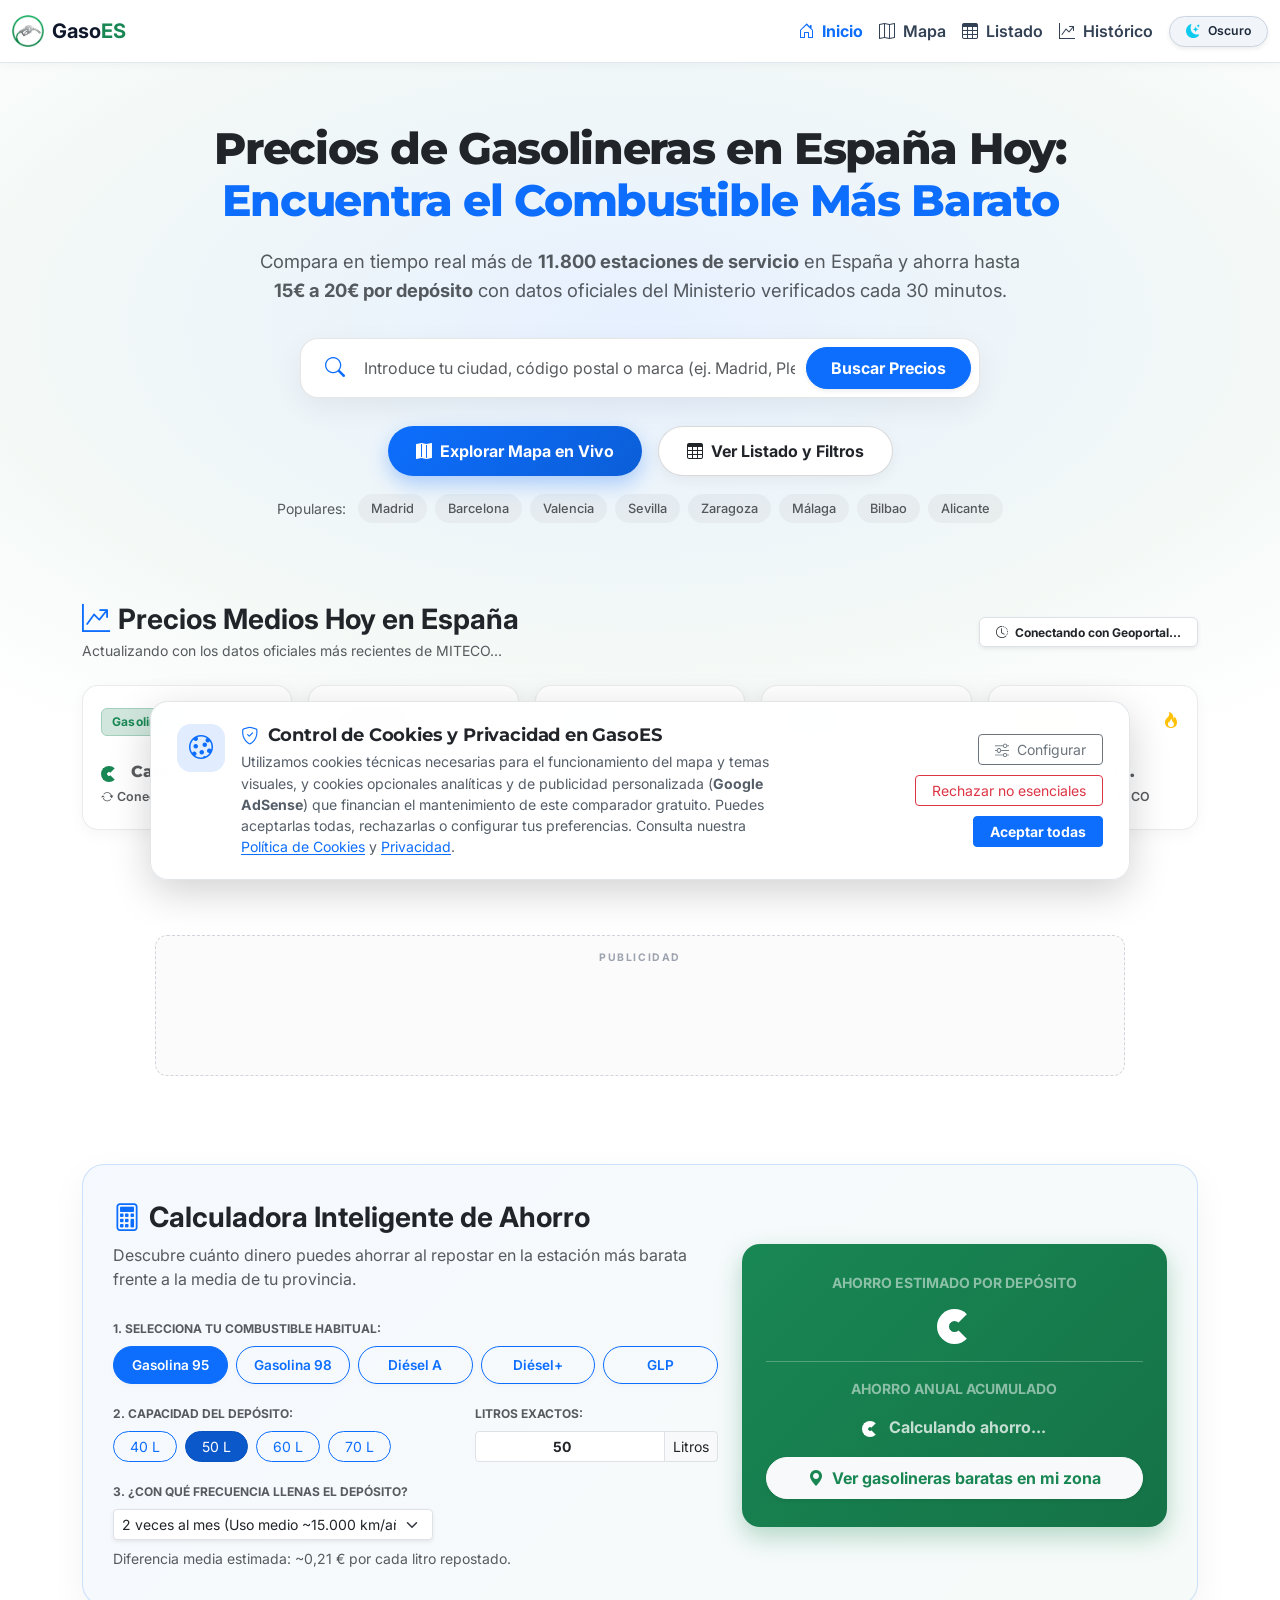
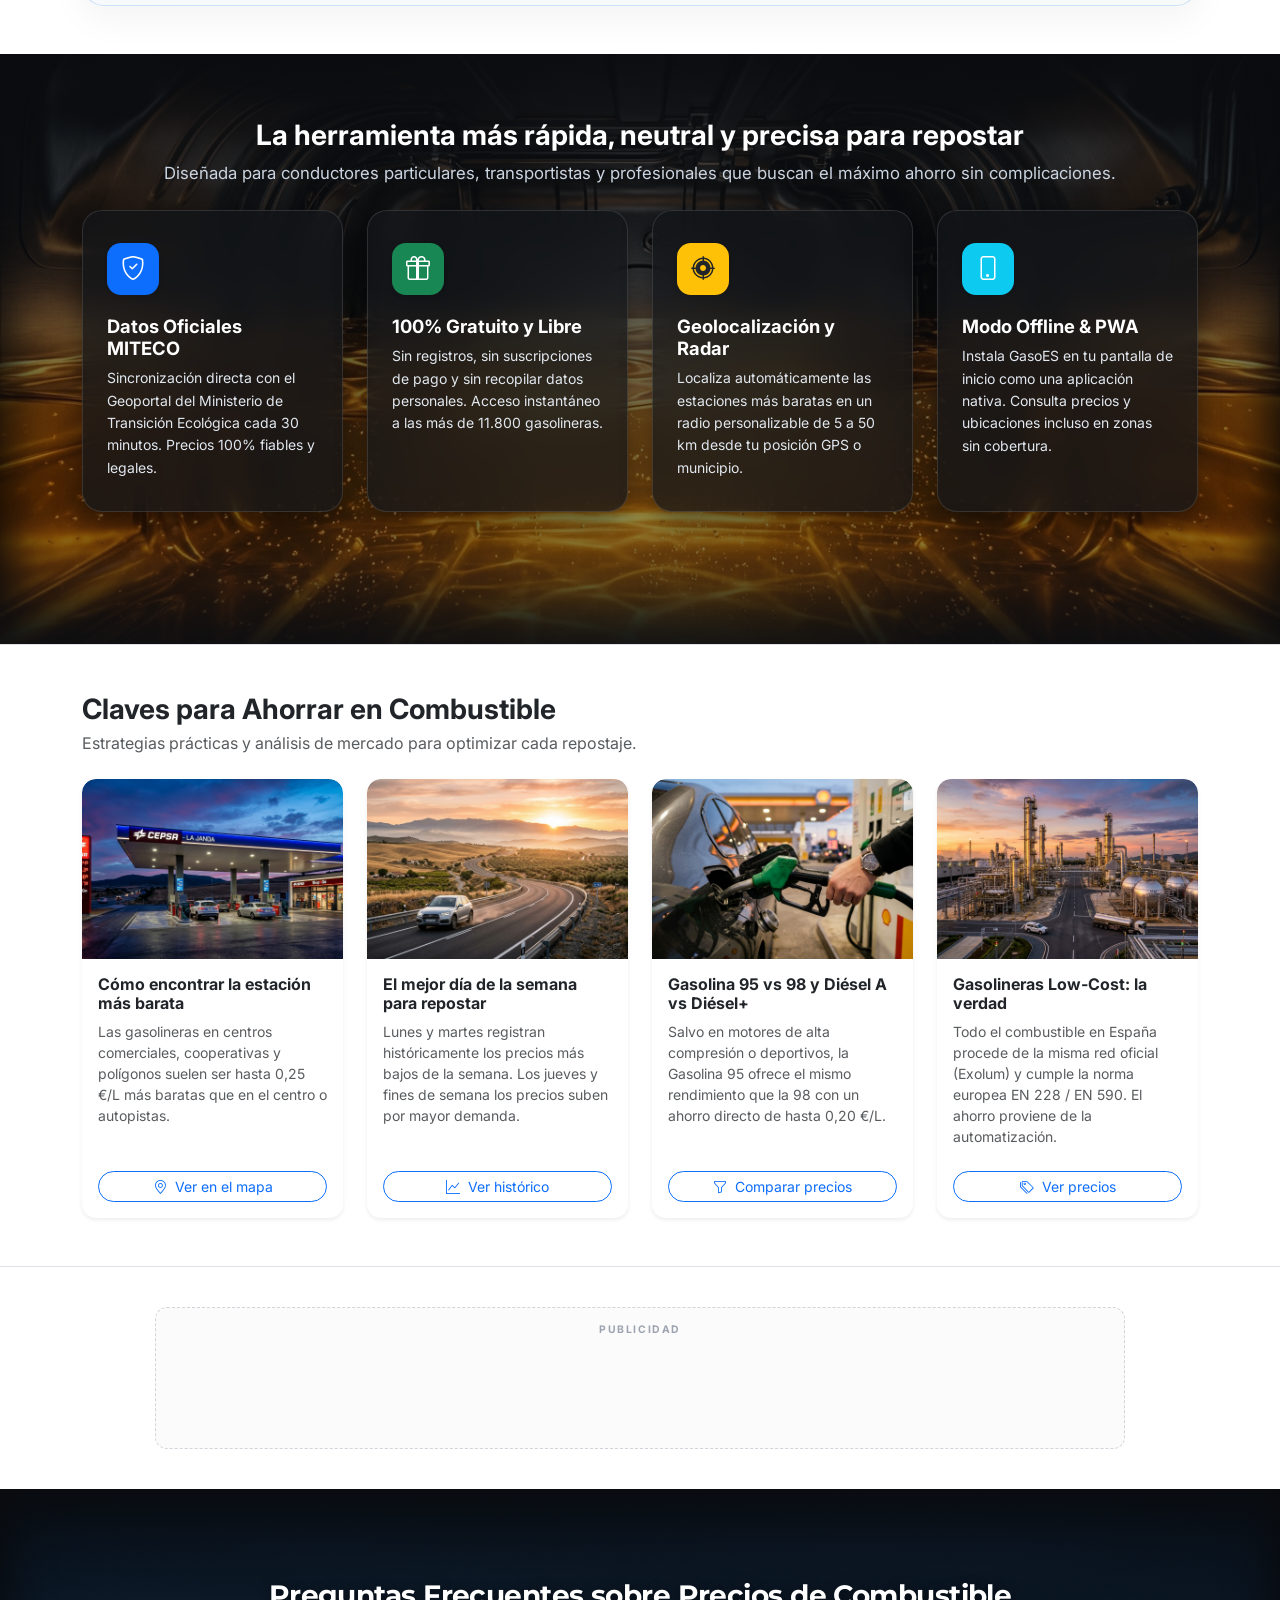
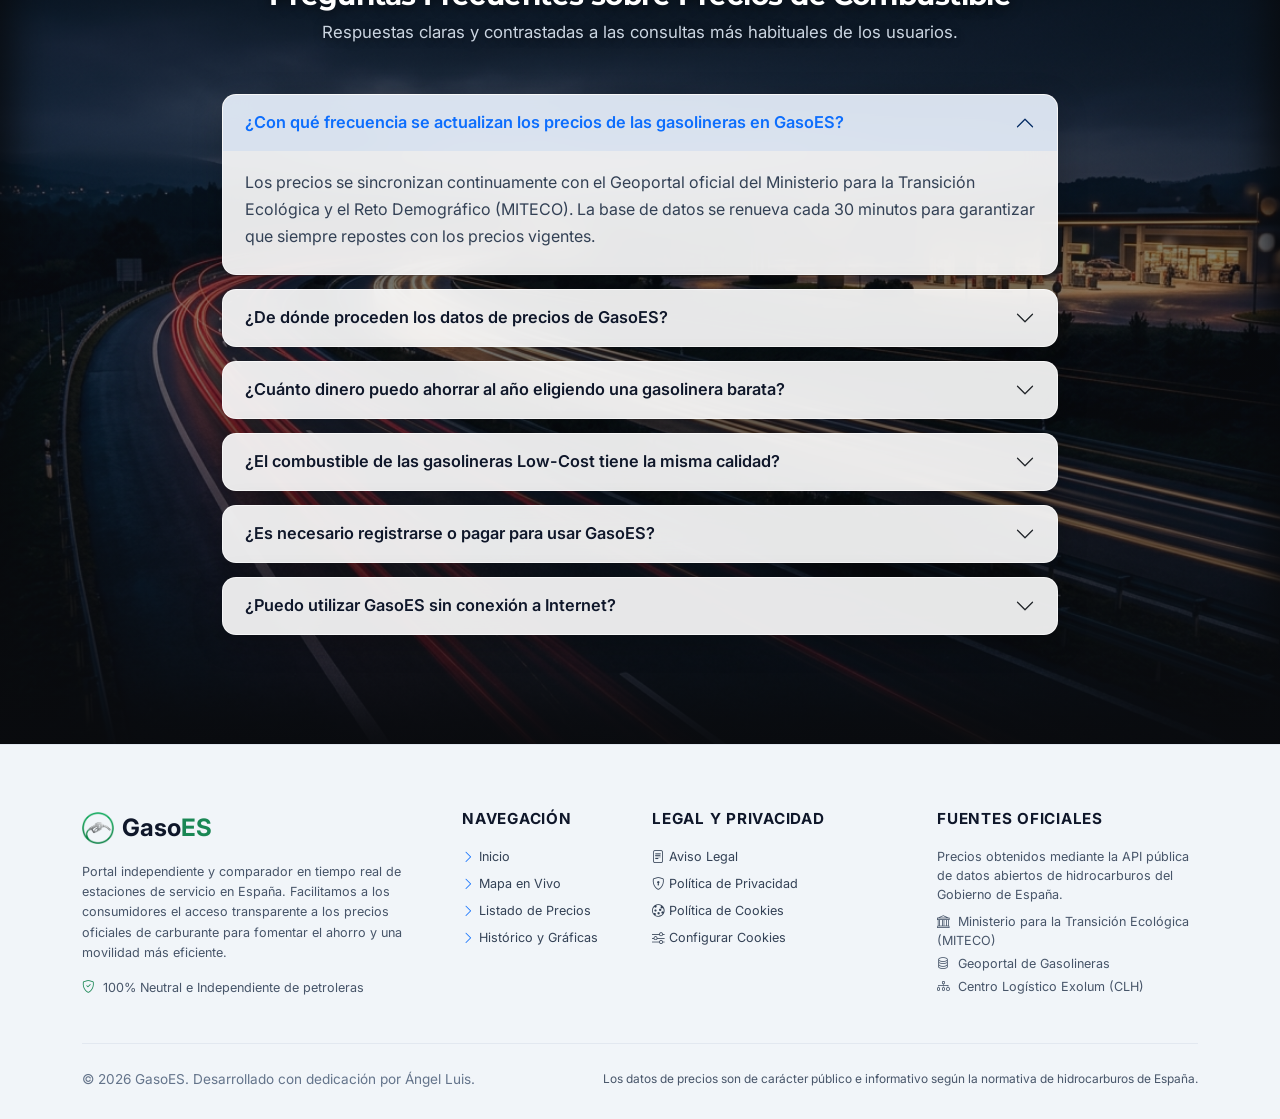
<file: index.html>
<!DOCTYPE html>
<html lang="es">

<head>
    <meta charset="UTF-8">
    <meta name="viewport" content="width=device-width, initial-scale=1.0">
    <title>GasoES | Precios de Gasolineras en España Hoy y Comparador Barato</title>
    <meta name="description" content="Consulta el precio de gasolineras en España hoy en tiempo real. Encuentra gasolina 95, 98, diésel barato y GLP con datos oficiales MITECO. ¡Ahorra hasta 20€!">
    <link rel="canonical" href="https://gasoes.com/index.html">
    <meta name="robots" content="index, follow">

    <link rel="shortcut icon" href="img/favicon.png" type="image/png">
    <link rel="manifest" href="manifest.json">
    <meta name="theme-color" content="#0d6efd">
    <meta name="mobile-web-app-capable" content="yes">
    <meta name="apple-mobile-web-app-capable" content="yes">
    <meta name="apple-mobile-web-app-status-bar-style" content="black-translucent">
    <meta name="apple-mobile-web-app-title" content="GasoES">
    <link rel="apple-touch-icon" href="img/favicon.png">

    <!-- Open Graph / Facebook -->
    <meta property="og:type" content="website">
    <meta property="og:url" content="https://gasoes.com/index.html">
    <meta property="og:title" content="GasoES | Precios de Gasolineras en España Hoy y Comparador Barato">
    <meta property="og:description" content="Consulta el precio de gasolineras en España hoy en tiempo real. Encuentra gasolina 95, 98, diésel barato y GLP con datos oficiales MITECO. ¡Ahorra hasta 20€!">
    <meta property="og:image" content="https://gasoes.com/img/favicon.png">
    <meta property="og:locale" content="es_ES">

    <!-- Twitter Card -->
    <meta name="twitter:card" content="summary_large_image">
    <meta name="twitter:url" content="https://gasoes.com/index.html">
    <meta name="twitter:title" content="GasoES | Precios de Gasolineras en España Hoy y Comparador Barato">
    <meta name="twitter:description" content="Compara precios de combustible en vivo y ahorra en cada repostaje con datos del Ministerio (MITECO).">
    <meta name="twitter:image" content="https://gasoes.com/img/favicon.png">

    <!-- Google Fonts & Bootstrap 5 -->
    <link rel="preconnect" href="https://fonts.googleapis.com">
    <link rel="preconnect" href="https://fonts.gstatic.com" crossorigin>
    <link href="https://fonts.googleapis.com/css2?family=Inter:wght@400;500;600;700&family=Montserrat:wght@600;700;800&display=swap" rel="stylesheet">
    <link href="https://cdn.jsdelivr.net/npm/bootstrap@5.3.0/dist/css/bootstrap.min.css" rel="stylesheet">
    <link rel="stylesheet" href="https://cdn.jsdelivr.net/npm/bootstrap-icons@1.11.1/font/bootstrap-icons.css">

    <!-- Estilos específicos de Landing Page y Cookies -->
    <link rel="stylesheet" href="css/home.css?v=14">
    <link rel="stylesheet" href="css/cookieConsent.css?v=8">
    <script src="js/ui-loader.js?v=8"></script>

    <!-- Datos Estructurados JSON-LD (Schema.org) -->
    <script type="application/ld+json">
    {
      "@context": "https://schema.org",
      "@graph": [
        {
          "@type": "WebSite",
          "@id": "https://gasoes.com/#website",
          "name": "GasoES",
          "url": "https://gasoes.com/",
          "description": "Comparador independiente de precios de gasolineras en España en tiempo real.",
          "inLanguage": "es-ES",
          "potentialAction": {
            "@type": "SearchAction",
            "target": "https://gasoes.com/listado.html?q={search_term_string}",
            "query-input": "required name=search_term_string"
          }
        },
        {
          "@type": "WebApplication",
          "@id": "https://gasoes.com/#webapp",
          "name": "GasoES",
          "applicationCategory": "UtilitiesApplication",
          "operatingSystem": "All",
          "offers": {
            "@type": "Offer",
            "price": "0",
            "priceCurrency": "EUR"
          },
          "description": "Aplicación web gratuita y PWA para comparar precios de combustible en más de 11.800 gasolineras de España con datos oficiales MITECO."
        },
        {
          "@type": "FAQPage",
          "@id": "https://gasoes.com/#faq",
          "mainEntity": [
            {
              "@type": "Question",
              "name": "¿Con qué frecuencia se actualizan los precios de las gasolineras en GasoES?",
              "acceptedAnswer": {
                "@type": "Answer",
                "text": "Los precios se sincronizan continuamente con el Geoportal oficial del Ministerio para la Transición Ecológica y el Reto Demográfico (MITECO). La base de datos se renueva cada 30 minutos para garantizar que siempre repostes con los precios vigentes."
              }
            },
            {
              "@type": "Question",
              "name": "¿De dónde proceden los datos de precios de combustible mostrados?",
              "acceptedAnswer": {
                "@type": "Answer",
                "text": "Todos los datos proceden directamente del Registro Oficial de Estaciones de Servicio del Ministerio para la Transición Ecológica (MITECO), donde cada gasolinera en España está obligada por ley a comunicar cualquier cambio de precio antes de aplicarlo en el surtidor."
              }
            },
            {
              "@type": "Question",
              "name": "¿Cuánto dinero puedo ahorrar al año eligiendo una gasolinera barata?",
              "acceptedAnswer": {
                "@type": "Answer",
                "text": "La diferencia entre la gasolinera más cara y la más económica de una misma comarca suele rondar entre 0,18 € y 0,25 € por litro. En un depósito estándar de 50 litros esto supone un ahorro directo de 9 € a 13 € por llenado, lo que para un conductor medio equivale a más de 250 € a 320 € de ahorro anual."
              }
            },
            {
              "@type": "Question",
              "name": "¿El combustible de las gasolineras Low-Cost tiene la misma calidad?",
              "acceptedAnswer": {
                "@type": "Answer",
                "text": "Sí. Todo el carburante distribuido en España proviene de los mismos centros logísticos oficiales (Exolum, anteriormente CLH) y cumple rigurosamente la normativa de calidad europea EN 228 (gasolina) y EN 590 (gasóleo). Las marcas tradicionales suelen añadir paquetes de aditivos propios, pero la base es exactamente idéntica y segura para el motor."
              }
            },
            {
              "@type": "Question",
              "name": "¿Es necesario registrarse o pagar para usar GasoES?",
              "acceptedAnswer": {
                "@type": "Answer",
                "text": "No. GasoES es 100% gratuito, libre de registros obligatorios y accesible desde cualquier navegador o instalable como Progressive Web App (PWA) en tu teléfono móvil u ordenador."
              }
            },
            {
              "@type": "Question",
              "name": "¿Puedo utilizar GasoES sin conexión a Internet?",
              "acceptedAnswer": {
                "@type": "Answer",
                "text": "Sí. GasoES está dotado de tecnología Progressive Web App (PWA) y base de datos local IndexedDB, lo que permite consultar los últimos precios descargados e información de estaciones incluso si te encuentras en una carretera sin cobertura móvil."
              }
            }
          ]
        }
      ]
    }
    </script>
</head>

<body class="home-page">

    <!-- ==========================================================================
         Hero Section & Precios Medios (Contenedor Unificado con Resplandor Continuo)
         ========================================================================== -->
    <div class="hero-glow-wrapper">
        <header class="hero-section text-center">
        <div class="container">
            <h1 class="hero-title text-body">
                Precios de Gasolineras en España Hoy:<br class="d-none d-md-inline">
                <span class="text-primary">Encuentra el Combustible Más Barato</span>
            </h1>

            <p class="hero-subtitle">
                Compara en tiempo real más de <strong>11.800 estaciones de servicio</strong> en España y ahorra hasta <strong>15€ a 20€ por depósito</strong> con datos oficiales del Ministerio verificados cada 30 minutos.
            </p>

            <!-- Buscador Rápido de Municipio o Marca -->
            <form id="heroSearchForm" class="hero-search-card" role="search">
                <div class="input-group">
                    <span class="input-group-text bg-transparent border-0 text-primary ps-3 pe-2">
                        <i class="bi bi-search fs-5"></i>
                    </span>
                    <input type="text" id="heroSearchInput" class="form-control" 
                           placeholder="Introduce tu ciudad, código postal o marca (ej. Madrid, Plenoil, 46001)..." 
                           aria-label="Buscar gasolineras por localidad o cadena">
                    <button class="btn btn-primary rounded-pill px-4 fw-bold shadow-sm" type="submit">
                        <span class="d-none d-sm-inline">Buscar Precios</span>
                        <i class="bi bi-arrow-right d-sm-none"></i>
                    </button>
                </div>
            </form>

            <!-- Botones CTA Principales -->
            <div class="d-flex flex-wrap justify-content-center gap-3">
                <a href="mapa.html" class="btn-hero-primary">
                    <i class="bi bi-map-fill"></i>
                    <span>Explorar Mapa en Vivo</span>
                </a>
                <a href="listado.html" class="btn-hero-secondary">
                    <i class="bi bi-table"></i>
                    <span>Ver Listado y Filtros</span>
                </a>
            </div>

            <!-- Chips de Búsqueda Rápida por Ciudades -->
            <div class="hero-quick-chips">
                <span class="small text-muted me-1 align-self-center">Populares:</span>
                <a href="listado.html?q=Madrid" class="hero-quick-chip">Madrid</a>
                <a href="listado.html?q=Barcelona" class="hero-quick-chip">Barcelona</a>
                <a href="listado.html?q=Valencia" class="hero-quick-chip">Valencia</a>
                <a href="listado.html?q=Sevilla" class="hero-quick-chip">Sevilla</a>
                <a href="listado.html?q=Zaragoza" class="hero-quick-chip">Zaragoza</a>
                <a href="listado.html?q=Malaga" class="hero-quick-chip">Málaga</a>
                <a href="listado.html?q=Bilbao" class="hero-quick-chip">Bilbao</a>
                <a href="listado.html?q=Alicante" class="hero-quick-chip">Alicante</a>
            </div>
        </div>
    </header>

    <!-- ==========================================================================
         Widget en Tiempo Real: Precios Medios Hoy en España
         ========================================================================== -->
    <section class="prices-widget-section">
        <div class="container">
            <div class="d-flex flex-wrap justify-content-between align-items-center mb-4">
                <div>
                    <h2 class="h3 fw-bold mb-1 text-body">
                        <i class="bi bi-graph-up-arrow text-primary me-2"></i>Precios Medios Hoy en España
                    </h2>
                    <p class="text-muted small mb-0" id="widgetLastUpdated">
                        Actualizando con los datos oficiales más recientes de MITECO...
                    </p>
                </div>
                <div class="mt-2 mt-md-0">
                    <span class="badge bg-body text-body border shadow-sm px-3 py-2" id="badgeTotalEstaciones">
                        <i class="bi bi-clock-history me-1"></i> Conectando con Geoportal...
                    </span>
                </div>
            </div>

            <div class="row g-3">
                <!-- Gasolina 95 -->
                <div class="col-6 col-lg">
                    <div class="fuel-price-card">
                        <div class="d-flex justify-content-between align-items-start">
                            <span class="fuel-badge bg-success-subtle text-success border border-success-subtle">Gasolina 95</span>
                            <i class="bi bi-fuel-pump text-success"></i>
                        </div>
                        <div class="fuel-price-value" id="avg-p95">
                            <div class="spinner-border spinner-border-sm text-success" role="status"></div>
                            <span class="small text-muted fs-6 ms-1">Cargando...</span>
                        </div>
                        <div class="fuel-min-badge" id="min-p95">
                            <span class="text-muted"><i class="bi bi-arrow-repeat spin-icon me-1"></i>Conectando MITECO</span>
                        </div>
                    </div>
                </div>

                <!-- Gasolina 98 -->
                <div class="col-6 col-lg">
                    <div class="fuel-price-card">
                        <div class="d-flex justify-content-between align-items-start">
                            <span class="fuel-badge bg-danger-subtle text-danger border border-danger-subtle">Gasolina 98</span>
                            <i class="bi bi-speedometer2 text-danger"></i>
                        </div>
                        <div class="fuel-price-value" id="avg-p98">
                            <div class="spinner-border spinner-border-sm text-danger" role="status"></div>
                            <span class="small text-muted fs-6 ms-1">Cargando...</span>
                        </div>
                        <div class="fuel-min-badge" id="min-p98">
                            <span class="text-muted"><i class="bi bi-arrow-repeat spin-icon me-1"></i>Conectando MITECO</span>
                        </div>
                    </div>
                </div>

                <!-- Diésel A -->
                <div class="col-6 col-lg">
                    <div class="fuel-price-card">
                        <div class="d-flex justify-content-between align-items-start">
                            <span class="fuel-badge bg-primary-subtle text-primary border border-primary-subtle">Diésel A</span>
                            <i class="bi bi-truck text-primary"></i>
                        </div>
                        <div class="fuel-price-value" id="avg-pDiesel">
                            <div class="spinner-border spinner-border-sm text-primary" role="status"></div>
                            <span class="small text-muted fs-6 ms-1">Cargando...</span>
                        </div>
                        <div class="fuel-min-badge" id="min-pDiesel">
                            <span class="text-muted"><i class="bi bi-arrow-repeat spin-icon me-1"></i>Conectando MITECO</span>
                        </div>
                    </div>
                </div>

                <!-- Diésel+ Premium -->
                <div class="col-6 col-lg">
                    <div class="fuel-price-card">
                        <div class="d-flex justify-content-between align-items-start">
                            <span class="fuel-badge bg-info-subtle text-info border border-info-subtle">Diésel+</span>
                            <i class="bi bi-stars text-info"></i>
                        </div>
                        <div class="fuel-price-value" id="avg-pDieselPre">
                            <div class="spinner-border spinner-border-sm text-info" role="status"></div>
                            <span class="small text-muted fs-6 ms-1">Cargando...</span>
                        </div>
                        <div class="fuel-min-badge" id="min-pDieselPre">
                            <span class="text-muted"><i class="bi bi-arrow-repeat spin-icon me-1"></i>Conectando MITECO</span>
                        </div>
                    </div>
                </div>

                <!-- GLP -->
                <div class="col-12 col-sm-6 col-lg">
                    <div class="fuel-price-card">
                        <div class="d-flex justify-content-between align-items-start">
                            <span class="fuel-badge bg-warning-subtle text-warning border border-warning-subtle">GLP Auto</span>
                            <i class="bi bi-fire text-warning"></i>
                        </div>
                        <div class="fuel-price-value" id="avg-pGLP">
                            <div class="spinner-border spinner-border-sm text-warning" role="status"></div>
                            <span class="small text-muted fs-6 ms-1">Cargando...</span>
                        </div>
                        <div class="fuel-min-badge" id="min-pGLP">
                            <span class="text-muted"><i class="bi bi-arrow-repeat spin-icon me-1"></i>Conectando MITECO</span>
                        </div>
                    </div>
                </div>
            </div>
        </div>
    </section>
    </div>

    <!-- ==========================================================================
         Espacio Publicitario Google AdSense Slot 1 (Header/In-Feed)
         ========================================================================== -->
    <div class="container adsense-wrapper">
        <div class="adsense-slot">
            <span class="adsense-tag">Publicidad</span>
            <!-- Código Placeholder Google AdSense Slot 1 -->
            <ins class="adsbygoogle"
                 style="display:block; min-width: 300px; min-height: 90px; width: 100%;"
                 data-ad-client="ca-pub-XXXXXXXXXXXXXXXX"
                 data-ad-slot="XXXXXXXXXX"
                 data-ad-format="auto"
                 data-full-width-responsive="true"></ins>
            <script>
                 (window.adsbygoogle = window.adsbygoogle || []).push({});
            </script>
        </div>
    </div>

    <!-- ==========================================================================
         Calculadora Interactiva de Ahorro
         ========================================================================== -->
    <section class="py-5">
        <div class="container">
            <div class="calculator-card">
                <div class="row g-4 align-items-center">
                    <div class="col-lg-7">
                        <h2 class="h3 fw-bold mb-2 text-body">
                            <i class="bi bi-calculator text-primary me-2"></i>Calculadora Inteligente de Ahorro
                        </h2>
                        <p class="text-muted mb-4">
                            Descubre cuánto dinero puedes ahorrar al repostar en la estación más barata frente a la media de tu provincia.
                        </p>

                        <!-- 1. Selección de combustible -->
                        <div class="mb-3">
                            <label class="form-label small fw-bold text-uppercase text-muted" style="font-size: 0.75rem;">
                                1. Selecciona tu combustible habitual:
                            </label>
                            <div class="calc-fuel-selector" role="group" aria-label="Selección de combustible habitual">
                                <input type="radio" class="btn-check" name="calcFuel" id="calcFuelG95" value="p95" checked autocomplete="off">
                                <label class="btn btn-outline-primary calc-fuel-pill" for="calcFuelG95">Gasolina 95</label>

                                <input type="radio" class="btn-check" name="calcFuel" id="calcFuelG98" value="p98" autocomplete="off">
                                <label class="btn btn-outline-primary calc-fuel-pill" for="calcFuelG98">Gasolina 98</label>

                                <input type="radio" class="btn-check" name="calcFuel" id="calcFuelDiesel" value="pDiesel" autocomplete="off">
                                <label class="btn btn-outline-primary calc-fuel-pill" for="calcFuelDiesel">Diésel A</label>

                                <input type="radio" class="btn-check" name="calcFuel" id="calcFuelDieselPre" value="pDieselPre" autocomplete="off">
                                <label class="btn btn-outline-primary calc-fuel-pill" for="calcFuelDieselPre">Diésel+</label>

                                <input type="radio" class="btn-check" name="calcFuel" id="calcFuelGLP" value="pGLP" autocomplete="off">
                                <label class="btn btn-outline-primary calc-fuel-pill" for="calcFuelGLP">GLP</label>
                            </div>
                        </div>

                        <!-- 2. Capacidad del depósito -->
                        <div class="row g-3 mb-3">
                            <div class="col-md-7">
                                <label class="form-label small fw-bold text-uppercase text-muted" style="font-size: 0.75rem;">
                                    2. Capacidad del depósito:
                                </label>
                                <div class="d-flex flex-wrap gap-2">
                                    <button type="button" class="btn btn-outline-primary btn-sm rounded-pill px-3 btn-tank-preset" data-litres="40">40 L</button>
                                    <button type="button" class="btn btn-primary btn-sm rounded-pill px-3 active btn-tank-preset" data-litres="50">50 L</button>
                                    <button type="button" class="btn btn-outline-primary btn-sm rounded-pill px-3 btn-tank-preset" data-litres="60">60 L</button>
                                    <button type="button" class="btn btn-outline-primary btn-sm rounded-pill px-3 btn-tank-preset" data-litres="70">70 L</button>
                                </div>
                            </div>
                            <div class="col-md-5">
                                <label class="form-label small fw-bold text-uppercase text-muted" style="font-size: 0.75rem;">
                                    Litros exactos:
                                </label>
                                <div class="input-group input-group-sm">
                                    <input type="number" id="calcTankInput" class="form-control fw-bold text-center" value="50" min="15" max="150" step="5">
                                    <span class="input-group-text">Litros</span>
                                </div>
                            </div>
                        </div>

                        <!-- 3. Frecuencia de repostaje -->
                        <div class="mb-2">
                            <label class="form-label small fw-bold text-uppercase text-muted" style="font-size: 0.75rem;">
                                3. ¿Con qué frecuencia llenas el depósito?
                            </label>
                            <select id="calcFreqSelect" class="form-select form-select-sm shadow-sm" style="max-width: 320px;">
                                <option value="1">1 vez al mes (Uso ocasional)</option>
                                <option value="2" selected>2 veces al mes (Uso medio ~15.000 km/año)</option>
                                <option value="3">3 veces al mes (Conducción frecuente)</option>
                                <option value="4">4 veces al mes / semanal (Profesional / Viajero)</option>
                            </select>
                        </div>

                        <div class="small text-muted mt-2" id="calcSpreadInfo">
                            Diferencia media estimada: ~0,21 € por cada litro repostado.
                        </div>
                    </div>

                    <!-- Tarjeta de Resultados de Ahorro -->
                    <div class="col-lg-5">
                        <div class="savings-result-box">
                            <div class="small text-uppercase fw-bold text-white-50 mb-1">Ahorro estimado por depósito</div>
                            <div class="savings-number" id="calcAhorroDeposito">
                                <div class="spinner-border text-white" role="status" style="width: 2.2rem; height: 2.2rem;">
                                    <span class="visually-hidden">Calculando...</span>
                                </div>
                            </div>
                            <hr class="border-white opacity-25 my-3">
                            <div class="small text-uppercase fw-bold text-white-50 mb-1">Ahorro anual acumulado</div>
                            <div class="h2 fw-bold mb-3" id="calcAhorroAnual">
                                <div class="spinner-border spinner-border-sm text-white" role="status"></div>
                                <span class="fs-6 opacity-75 ms-1">Calculando ahorro...</span>
                            </div>
                            <a href="mapa.html" id="btnIrMapaAhorro" class="btn btn-light text-success fw-bold rounded-pill px-4 py-2 w-100 shadow-sm">
                                <i class="bi bi-geo-alt-fill me-1"></i> Ver gasolineras baratas en mi zona
                            </a>
                        </div>
                    </div>
                </div>
            </div>
        </div>
    </section>

    <!-- ==========================================================================
         Sección de Ventajas y Características
         ========================================================================== -->
    <section class="features-tank-section position-relative overflow-hidden">
        <div class="features-tank-overlay"></div>
        <div class="container position-relative" style="z-index: 2;">
            <div class="text-center max-w-700 mx-auto mb-4">
                <h2 class="h3 fw-bold text-white mb-2">La herramienta más rápida, neutral y precisa para repostar</h2>
                <p class="features-tank-subtitle mb-0">Diseñada para conductores particulares, transportistas y profesionales que buscan el máximo ahorro sin complicaciones.</p>
            </div>

            <div class="row g-4">
                <div class="col-md-6 col-lg-3">
                    <div class="feature-box feature-box-tank">
                        <div class="feature-icon-wrapper bg-primary text-white shadow-sm">
                            <i class="bi bi-shield-check"></i>
                        </div>
                        <h3 class="h5 fw-bold mb-2">Datos Oficiales MITECO</h3>
                        <p class="small mb-0">
                            Sincronización directa con el Geoportal del Ministerio de Transición Ecológica cada 30 minutos. Precios 100% fiables y legales.
                        </p>
                    </div>
                </div>

                <div class="col-md-6 col-lg-3">
                    <div class="feature-box feature-box-tank">
                        <div class="feature-icon-wrapper bg-success text-white shadow-sm">
                            <i class="bi bi-gift"></i>
                        </div>
                        <h3 class="h5 fw-bold mb-2">100% Gratuito y Libre</h3>
                        <p class="small mb-0">
                            Sin registros, sin suscripciones de pago y sin recopilar datos personales. Acceso instantáneo a las más de 11.800 gasolineras.
                        </p>
                    </div>
                </div>

                <div class="col-md-6 col-lg-3">
                    <div class="feature-box feature-box-tank">
                        <div class="feature-icon-wrapper bg-warning text-dark shadow-sm">
                            <i class="bi bi-crosshair2"></i>
                        </div>
                        <h3 class="h5 fw-bold mb-2">Geolocalización y Radar</h3>
                        <p class="small mb-0">
                            Localiza automáticamente las estaciones más baratas en un radio personalizable de 5 a 50 km desde tu posición GPS o municipio.
                        </p>
                    </div>
                </div>

                <div class="col-md-6 col-lg-3">
                    <div class="feature-box feature-box-tank">
                        <div class="feature-icon-wrapper bg-info text-white shadow-sm">
                            <i class="bi bi-phone"></i>
                        </div>
                        <h3 class="h5 fw-bold mb-2">Modo Offline & PWA</h3>
                        <p class="small mb-0">
                            Instala GasoES en tu pantalla de inicio como una aplicación nativa. Consulta precios y ubicaciones incluso en zonas sin cobertura.
                        </p>
                    </div>
                </div>
            </div>
        </div>
    </section>

    <!-- ==========================================================================
         Guía del Conductor y Claves de Ahorro
         ========================================================================== -->
    <section class="py-5 border-top border-bottom">
        <div class="container">
            <div class="d-flex flex-wrap justify-content-between align-items-end mb-4">
                <div>
                    <h2 class="h3 fw-bold mb-1 text-body">Claves para Ahorrar en Combustible</h2>
                    <p class="text-muted mb-0">Estrategias prácticas y análisis de mercado para optimizar cada repostaje.</p>
                </div>
            </div>

            <div class="row g-4">
                <!-- Card 1 -->
                <div class="col-md-6 col-lg-3">
                    <div class="card h-100 border-0 shadow-sm overflow-hidden guide-card">
                        <img src="img/gasolinera-moderna.jpg" class="card-img-top guide-card-img" alt="Gasolinera moderna en España" loading="lazy">
                        <div class="card-body d-flex flex-column">
                            <h3 class="h6 fw-bold mb-2">Cómo encontrar la estación más barata</h3>
                            <p class="text-muted small flex-grow-1">
                                Las gasolineras en centros comerciales, cooperativas y polígonos suelen ser hasta 0,25 €/L más baratas que en el centro o autopistas.
                            </p>
                            <a href="mapa.html" class="btn btn-outline-primary btn-sm rounded-pill mt-2">
                                <i class="bi bi-geo-alt me-1"></i> Ver en el mapa
                            </a>
                        </div>
                    </div>
                </div>

                <!-- Card 2 -->
                <div class="col-md-6 col-lg-3">
                    <div class="card h-100 border-0 shadow-sm overflow-hidden guide-card">
                        <img src="img/ahorro-viaje-carretera.jpg" class="card-img-top guide-card-img" alt="Carretera al amanecer" loading="lazy">
                        <div class="card-body d-flex flex-column">
                            <h3 class="h6 fw-bold mb-2">El mejor día de la semana para repostar</h3>
                            <p class="text-muted small flex-grow-1">
                                Lunes y martes registran históricamente los precios más bajos de la semana. Los jueves y fines de semana los precios suben por mayor demanda.
                            </p>
                            <a href="historico.html" class="btn btn-outline-primary btn-sm rounded-pill mt-2">
                                <i class="bi bi-graph-up me-1"></i> Ver histórico
                            </a>
                        </div>
                    </div>
                </div>

                <!-- Card 3 -->
                <div class="col-md-6 col-lg-3">
                    <div class="card h-100 border-0 shadow-sm overflow-hidden guide-card">
                        <img src="img/repostaje-combustible.jpg" class="card-img-top guide-card-img" alt="Repostaje de combustible" loading="lazy">
                        <div class="card-body d-flex flex-column">
                            <h3 class="h6 fw-bold mb-2">Gasolina 95 vs 98 y Diésel A vs Diésel+</h3>
                            <p class="text-muted small flex-grow-1">
                                Salvo en motores de alta compresión o deportivos, la Gasolina 95 ofrece el mismo rendimiento que la 98 con un ahorro directo de hasta 0,20 €/L.
                            </p>
                            <a href="listado.html" class="btn btn-outline-primary btn-sm rounded-pill mt-2">
                                <i class="bi bi-funnel me-1"></i> Comparar precios
                            </a>
                        </div>
                    </div>
                </div>

                <!-- Card 4 -->
                <div class="col-md-6 col-lg-3">
                    <div class="card h-100 border-0 shadow-sm overflow-hidden guide-card">
                        <img src="img/petrolera-refineria.jpg" class="card-img-top guide-card-img" alt="Refinería de petróleo Exolum" loading="lazy">
                        <div class="card-body d-flex flex-column">
                            <h3 class="h6 fw-bold mb-2">Gasolineras Low-Cost: la verdad</h3>
                            <p class="text-muted small flex-grow-1">
                                Todo el combustible en España procede de la misma red oficial (Exolum) y cumple la norma europea EN 228 / EN 590. El ahorro proviene de la automatización.
                            </p>
                            <a href="listado.html" class="btn btn-outline-primary btn-sm rounded-pill mt-2">
                                <i class="bi bi-tags me-1"></i> Ver precios
                            </a>
                        </div>
                    </div>
                </div>
            </div>
        </div>
    </section>

    <!-- ==========================================================================
         Espacio Publicitario Google AdSense Slot 2 (Contenido / Media)
         ========================================================================== -->
    <div class="container adsense-wrapper">
        <div class="adsense-slot">
            <span class="adsense-tag">Publicidad</span>
            <!-- Código Placeholder Google AdSense Slot 2 -->
            <ins class="adsbygoogle"
                 style="display:block; min-width: 300px; min-height: 90px; width: 100%;"
                 data-ad-client="ca-pub-XXXXXXXXXXXXXXXX"
                 data-ad-slot="YYYYYYYYYY"
                 data-ad-format="auto"
                 data-full-width-responsive="true"></ins>
            <script>
                 (window.adsbygoogle = window.adsbygoogle || []).push({});
            </script>
        </div>
    </div>

    <!-- ==========================================================================
         Sección de Preguntas Frecuentes (FAQ Accordion)
         ========================================================================== -->
    <section class="faq-section-bg position-relative overflow-hidden">
        <div class="faq-overlay"></div>
        <div class="container position-relative" style="max-width: 860px; z-index: 2;">
            <div class="text-center mb-5">
                <h2 class="h3 fw-bold faq-title">Preguntas Frecuentes sobre Precios de Combustible</h2>
                <p class="faq-subtitle">Respuestas claras y contrastadas a las consultas más habituales de los usuarios.</p>
            </div>

            <div class="accordion accordion-custom" id="faqAccordion">
                <!-- FAQ 1 -->
                <div class="accordion-item">
                    <h3 class="accordion-header" id="faqHeading1">
                        <button class="accordion-button" type="button" data-bs-toggle="collapse" data-bs-target="#faqCollapse1" aria-expanded="true" aria-controls="faqCollapse1">
                            ¿Con qué frecuencia se actualizan los precios de las gasolineras en GasoES?
                        </button>
                    </h3>
                    <div id="faqCollapse1" class="accordion-collapse collapse show" aria-labelledby="faqHeading1" data-bs-parent="#faqAccordion">
                        <div class="accordion-body">
                            Los precios se sincronizan continuamente con el Geoportal oficial del Ministerio para la Transición Ecológica y el Reto Demográfico (MITECO). La base de datos se renueva cada 30 minutos para garantizar que siempre repostes con los precios vigentes.
                        </div>
                    </div>
                </div>

                <!-- FAQ 2 -->
                <div class="accordion-item">
                    <h3 class="accordion-header" id="faqHeading2">
                        <button class="accordion-button collapsed" type="button" data-bs-toggle="collapse" data-bs-target="#faqCollapse2" aria-expanded="false" aria-controls="faqCollapse2">
                            ¿De dónde proceden los datos de precios de GasoES?
                        </button>
                    </h3>
                    <div id="faqCollapse2" class="accordion-collapse collapse" aria-labelledby="faqHeading2" data-bs-parent="#faqAccordion">
                        <div class="accordion-body">
                            Todos los datos proceden directamente del Registro Oficial de Estaciones de Servicio del Ministerio para la Transición Ecológica (MITECO), donde cada gasolinera en España está obligada por ley a comunicar cualquier cambio de precio antes de aplicarlo en el surtidor.
                        </div>
                    </div>
                </div>

                <!-- FAQ 3 -->
                <div class="accordion-item">
                    <h3 class="accordion-header" id="faqHeading3">
                        <button class="accordion-button collapsed" type="button" data-bs-toggle="collapse" data-bs-target="#faqCollapse3" aria-expanded="false" aria-controls="faqCollapse3">
                            ¿Cuánto dinero puedo ahorrar al año eligiendo una gasolinera barata?
                        </button>
                    </h3>
                    <div id="faqCollapse3" class="accordion-collapse collapse" aria-labelledby="faqHeading3" data-bs-parent="#faqAccordion">
                        <div class="accordion-body">
                            La diferencia entre la gasolinera más cara y la más económica de una misma comarca suele rondar entre 0,18 € y 0,25 € por litro. En un depósito estándar de 50 litros esto supone un ahorro directo de 9 € a 13 € por llenado, lo que para un conductor medio equivale a más de 250 € a 320 € de ahorro anual.
                        </div>
                    </div>
                </div>

                <!-- FAQ 4 -->
                <div class="accordion-item">
                    <h3 class="accordion-header" id="faqHeading4">
                        <button class="accordion-button collapsed" type="button" data-bs-toggle="collapse" data-bs-target="#faqCollapse4" aria-expanded="false" aria-controls="faqCollapse4">
                            ¿El combustible de las gasolineras Low-Cost tiene la misma calidad?
                        </button>
                    </h3>
                    <div id="faqCollapse4" class="accordion-collapse collapse" aria-labelledby="faqHeading4" data-bs-parent="#faqAccordion">
                        <div class="accordion-body">
                            Sí. Todo el carburante distribuido en España proviene de los mismos centros logísticos oficiales (Exolum, anteriormente CLH) y cumple rigurosamente la normativa de calidad europea EN 228 (gasolina) y EN 590 (gasóleo). Las marcas tradicionales suelen añadir paquetes de aditivos propios, pero la base es exactamente idéntica y segura para el motor.
                        </div>
                    </div>
                </div>

                <!-- FAQ 5 -->
                <div class="accordion-item">
                    <h3 class="accordion-header" id="faqHeading5">
                        <button class="accordion-button collapsed" type="button" data-bs-toggle="collapse" data-bs-target="#faqCollapse5" aria-expanded="false" aria-controls="faqCollapse5">
                            ¿Es necesario registrarse o pagar para usar GasoES?
                        </button>
                    </h3>
                    <div id="faqCollapse5" class="accordion-collapse collapse" aria-labelledby="faqHeading5" data-bs-parent="#faqAccordion">
                        <div class="accordion-body">
                            No. GasoES es 100% gratuito, libre de registros obligatorios y accesible desde cualquier navegador o instalable como Progressive Web App (PWA) en tu teléfono móvil u ordenador.
                        </div>
                    </div>
                </div>

                <!-- FAQ 6 -->
                <div class="accordion-item">
                    <h3 class="accordion-header" id="faqHeading6">
                        <button class="accordion-button collapsed" type="button" data-bs-toggle="collapse" data-bs-target="#faqCollapse6" aria-expanded="false" aria-controls="faqCollapse6">
                            ¿Puedo utilizar GasoES sin conexión a Internet?
                        </button>
                    </h3>
                    <div id="faqCollapse6" class="accordion-collapse collapse" aria-labelledby="faqHeading6" data-bs-parent="#faqAccordion">
                        <div class="accordion-body">
                            Sí. GasoES está dotado de tecnología Progressive Web App (PWA) y base de datos local IndexedDB, lo que permite consultar los últimos precios descargados e información de estaciones incluso si te encuentras en una carretera sin cobertura móvil.
                        </div>
                    </div>
                </div>
            </div>
        </div>
    </section>

    <!-- ==========================================================================
         Footer Profesional y Completo
         ========================================================================== -->
    <footer class="main-footer">
        <div class="container">
            <div class="row g-4">
                <!-- Columna 1: Descripción y Neutralidad -->
                <div class="col-lg-4 col-md-6">
                    <div class="d-flex align-items-center mb-3">
                        <img src="img/favicon.png" alt="Logo GasoES" width="32" height="32" class="me-2">
                        <span class="fs-4 fw-bold footer-brand-title">Gaso<span class="text-success">ES</span></span>
                    </div>
                    <p class="small text-muted mb-3" style="line-height: 1.6;">
                        Portal independiente y comparador en tiempo real de estaciones de servicio en España. Facilitamos a los consumidores el acceso transparente a los precios oficiales de carburante para fomentar el ahorro y una movilidad más eficiente.
                    </p>
                    <div class="small text-muted">
                        <i class="bi bi-shield-check text-success me-1"></i>
                        <span>100% Neutral e Independiente de petroleras</span>
                    </div>
                </div>

                <!-- Columna 2: Navegación Rápida -->
                <div class="col-lg-2 col-md-6 col-6">
                    <h5>Navegación</h5>
                    <ul class="list-unstyled small mb-0 d-flex flex-column gap-2">
                        <li><a href="index.html"><i class="bi bi-chevron-right me-1 text-primary"></i>Inicio</a></li>
                        <li><a href="mapa.html"><i class="bi bi-chevron-right me-1 text-primary"></i>Mapa en Vivo</a></li>
                        <li><a href="listado.html"><i class="bi bi-chevron-right me-1 text-primary"></i>Listado de Precios</a></li>
                        <li><a href="historico.html"><i class="bi bi-chevron-right me-1 text-primary"></i>Histórico y Gráficas</a></li>
                    </ul>
                </div>

                <!-- Columna 3: Información Legal -->
                <div class="col-lg-3 col-md-6 col-6">
                    <h5>Legal y Privacidad</h5>
                    <ul class="list-unstyled small mb-0 d-flex flex-column gap-2">
                        <li><a href="aviso-legal.html"><i class="bi bi-file-text me-1"></i>Aviso Legal</a></li>
                        <li><a href="politica-privacidad.html"><i class="bi bi-shield-lock me-1"></i>Política de Privacidad</a></li>
                        <li><a href="politica-cookies.html"><i class="bi bi-cookie me-1"></i>Política de Cookies</a></li>
                        <li>
                            <a href="javascript:void(0)" onclick="if(window.abrirConfiguracionCookies){window.abrirConfiguracionCookies(); return false;}">
                                <i class="bi bi-sliders me-1"></i>Configurar Cookies
                            </a>
                        </li>
                    </ul>
                </div>

                <!-- Columna 4: Fuentes y Datos Oficiales -->
                <div class="col-lg-3 col-md-6">
                    <h5>Fuentes Oficiales</h5>
                    <p class="small text-muted mb-2">
                        Precios obtenidos mediante la API pública de datos abiertos de hidrocarburos del Gobierno de España.
                    </p>
                    <ul class="list-unstyled small text-muted d-flex flex-column gap-1 mb-0">
                        <li><i class="bi bi-bank me-1"></i> Ministerio para la Transición Ecológica (MITECO)</li>
                        <li><i class="bi bi-database me-1"></i> Geoportal de Gasolineras</li>
                        <li><i class="bi bi-diagram-3 me-1"></i> Centro Logístico Exolum (CLH)</li>
                    </ul>
                </div>
            </div>

            <!-- Barra Inferior de Copyright -->
            <div class="footer-bottom-bar d-flex flex-column flex-md-row justify-content-between align-items-center gap-3">
                <div class="text-center text-md-start">
                    &copy; 2026 GasoES. Desarrollado con dedicación por Ángel Luis.
                </div>
                <div class="text-center text-md-end text-muted small">
                    Los datos de precios son de carácter público e informativo según la normativa de hidrocarburos de España.
                </div>
            </div>
        </div>
    </footer>

    <!-- Bootstrap Bundle JS y Cookie Consent -->
    <script src="https://cdn.jsdelivr.net/npm/bootstrap@5.3.0/dist/js/bootstrap.bundle.min.js"></script>
    <script src="js/cookieConsent.js?v=9"></script>

    <!-- Lógica de Precios en Vivo y Calculadora de la Home -->
    <script type="module" src="js/home.js?v=9"></script>
</body>

</html>
</file>
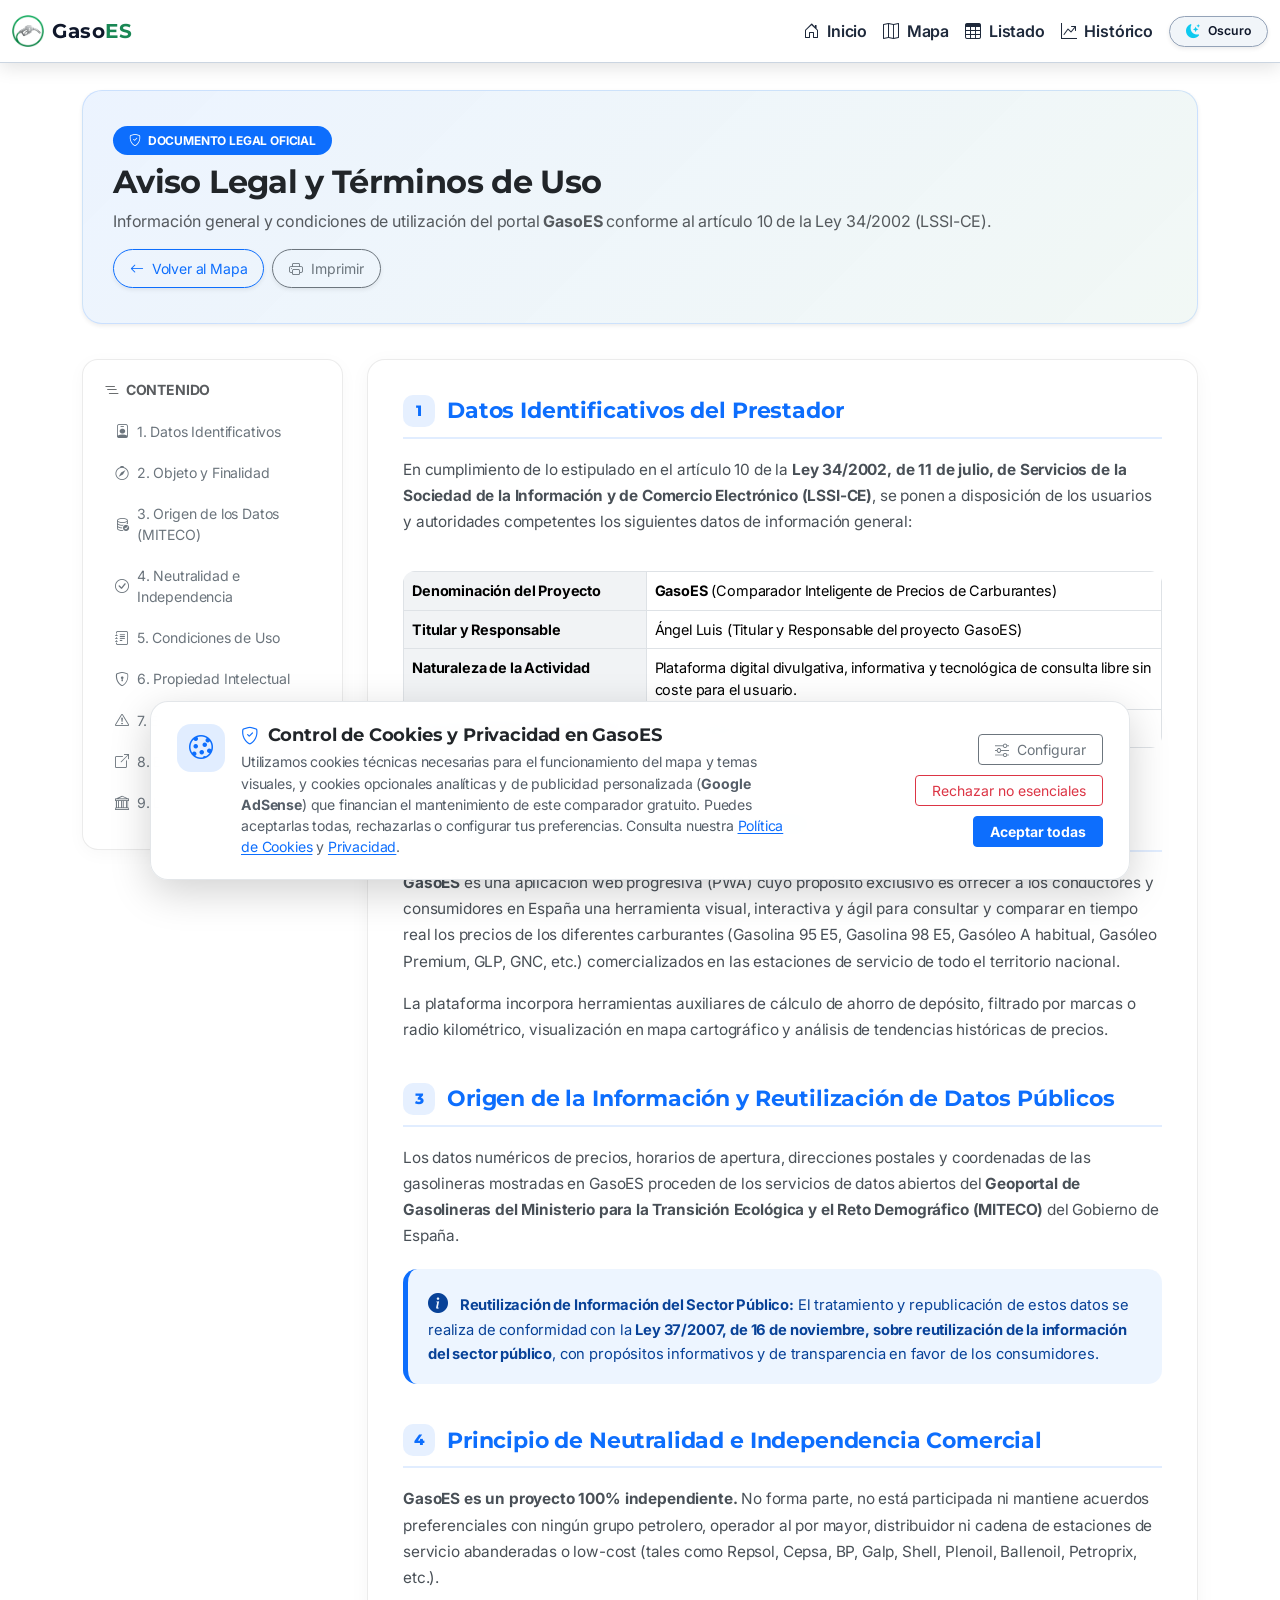
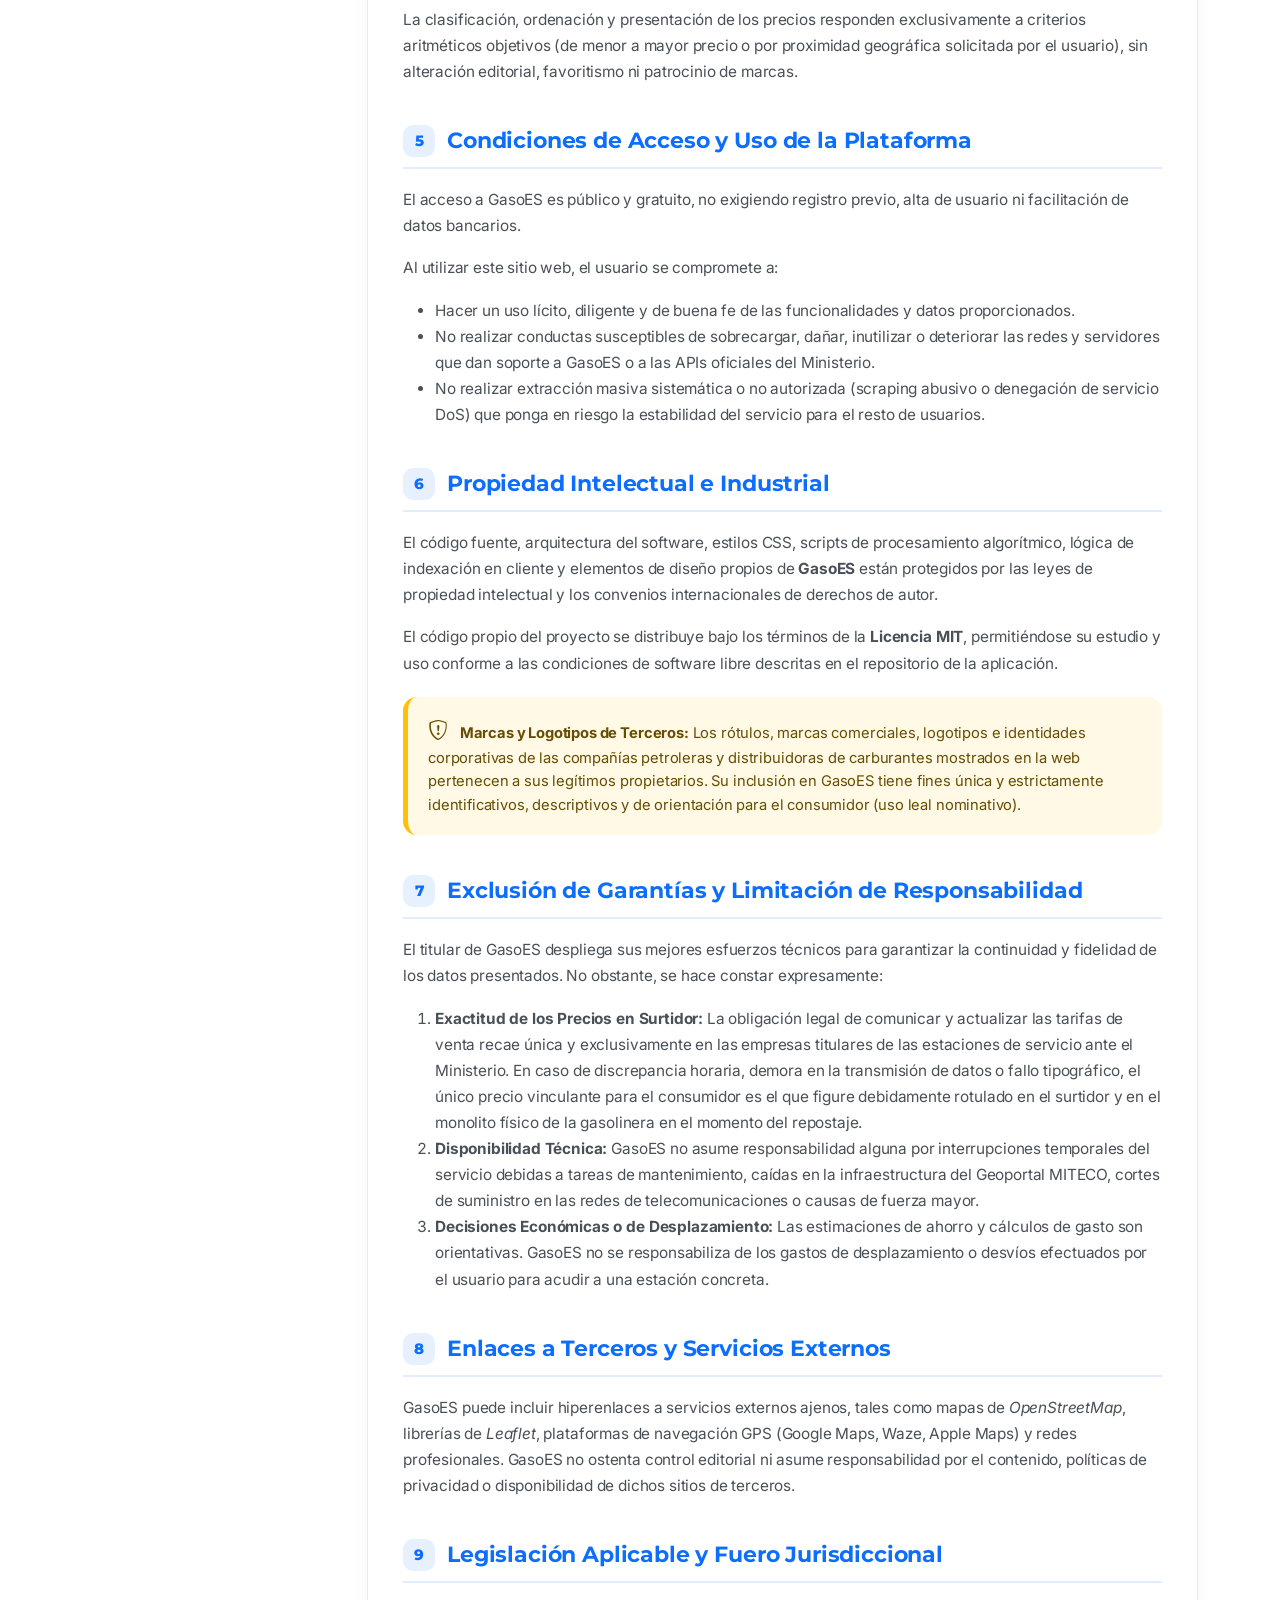
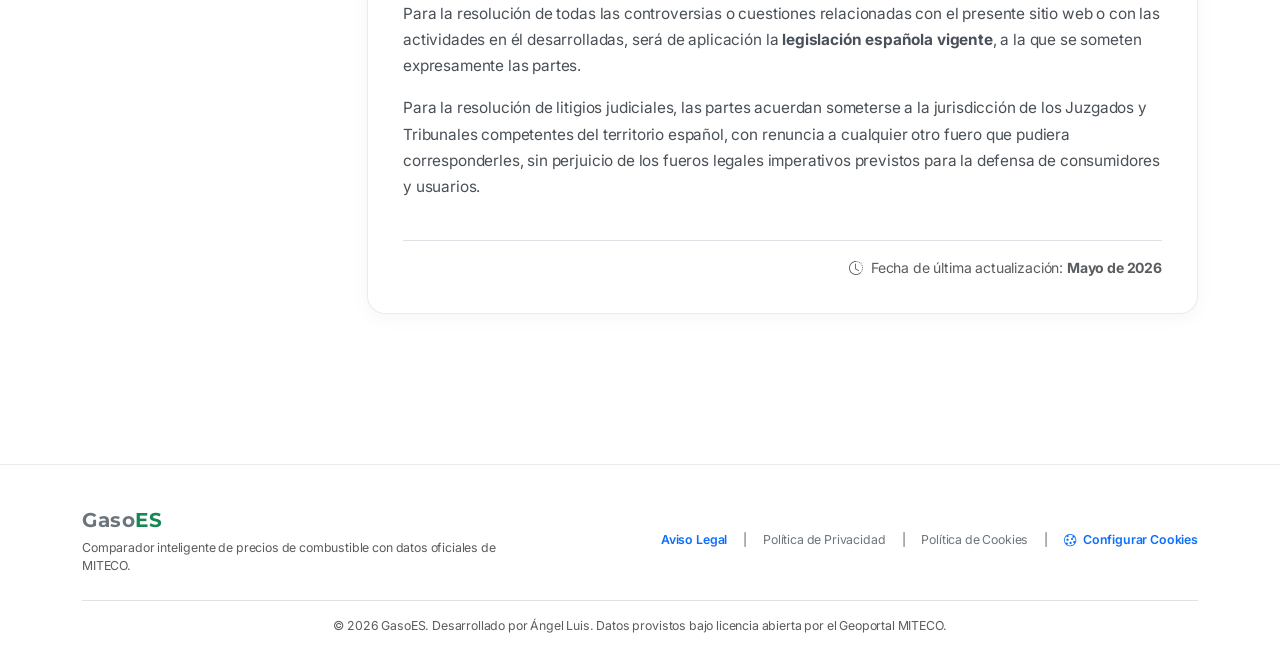
<file: aviso-legal.html>
<!DOCTYPE html>
<html lang="es">

<head>
    <meta charset="UTF-8">
    <meta name="viewport" content="width=device-width, initial-scale=1.0">
    <title>Aviso Legal | GasoES</title>
    <link rel="shortcut icon" href="img/favicon.png" type="image/png">
    <link rel="manifest" href="manifest.json">
    <meta name="theme-color" content="#0d6efd">
    <meta name="description" content="Aviso Legal y Condiciones de Uso del comparador de precios de gasolineras GasoES conforme a la Ley 34/2002 (LSSI-CE).">

    <link href="https://cdn.jsdelivr.net/npm/bootstrap@5.3.0/dist/css/bootstrap.min.css" rel="stylesheet">
    <link rel="stylesheet" href="https://cdn.jsdelivr.net/npm/bootstrap-icons@1.11.1/font/bootstrap-icons.css">

    <link rel="preconnect" href="https://fonts.googleapis.com">
    <link rel="preconnect" href="https://fonts.gstatic.com" crossorigin>
    <link href="https://fonts.googleapis.com/css2?family=Inter:wght@400;500;600;700&family=Montserrat:wght@700;800&display=swap" rel="stylesheet">

    <link rel="stylesheet" href="css/style.css">
    <link rel="stylesheet" href="css/legal.css">
    <link rel="stylesheet" href="css/cookieConsent.css">

    <script src="js/ui-loader.js"></script>
</head>

<body>
    <div class="container"></div>

    <main class="container legal-main-container">
        <!-- Encabezado de la página -->
        <header class="legal-header shadow-sm">
            <div class="d-flex flex-wrap align-items-center justify-content-between gap-3">
                <div>
                    <span class="badge bg-primary px-3 py-2 rounded-pill text-uppercase mb-2">
                        <i class="bi bi-shield-check me-1"></i> Documento Legal Oficial
                    </span>
                    <h1 class="h2 fw-bold mb-2">Aviso Legal y Términos de Uso</h1>
                    <p class="text-muted mb-0">
                        Información general y condiciones de utilización del portal <strong>GasoES</strong> conforme al artículo 10 de la Ley 34/2002 (LSSI-CE).
                    </p>
                </div>
                <div class="d-flex gap-2">
                    <a href="index.html" class="btn btn-outline-primary btn-sm rounded-pill px-3 py-2 shadow-sm">
                        <i class="bi bi-arrow-left me-1"></i> Volver al Mapa
                    </a>
                    <button type="button" class="btn btn-outline-secondary btn-sm rounded-pill px-3 py-2 shadow-sm" onclick="window.print()">
                        <i class="bi bi-printer me-1"></i> Imprimir
                    </button>
                </div>
            </div>
        </header>

        <div class="row g-4">
            <!-- Menú Lateral Sticky de Navegación Rápida -->
            <aside class="col-lg-3 d-none d-lg-block">
                <div class="legal-toc-wrapper">
                    <div class="legal-toc-card">
                        <h6 class="fw-bold mb-3 text-uppercase small text-muted">
                            <i class="bi bi-list-nested me-1"></i> Contenido
                        </h6>
                        <ul class="legal-toc-list">
                            <li><a href="#datos-identificativos"><i class="bi bi-person-badge"></i> 1. Datos Identificativos</a></li>
                            <li><a href="#objeto-sitio"><i class="bi bi-compass"></i> 2. Objeto y Finalidad</a></li>
                            <li><a href="#origen-datos"><i class="bi bi-database-check"></i> 3. Origen de los Datos (MITECO)</a></li>
                            <li><a href="#neutralidad"><i class="bi bi-check-circle"></i> 4. Neutralidad e Independencia</a></li>
                            <li><a href="#condiciones-uso"><i class="bi bi-journal-text"></i> 5. Condiciones de Uso</a></li>
                            <li><a href="#propiedad-intelectual"><i class="bi bi-shield-lock"></i> 6. Propiedad Intelectual</a></li>
                            <li><a href="#exclusion-garantias"><i class="bi bi-exclamation-triangle"></i> 7. Exclusión de Garantías</a></li>
                            <li><a href="#enlaces-terceros"><i class="bi bi-box-arrow-up-right"></i> 8. Enlaces a Terceros</a></li>
                            <li><a href="#legislacion-jurisdiccion"><i class="bi bi-bank"></i> 9. Legislación y Fuero</a></li>
                        </ul>
                    </div>
                </div>
            </aside>

            <!-- Contenido Principal Legal -->
            <article class="col-lg-9 col-12">
                <div class="legal-card">
                    <!-- Sección 1 -->
                    <section class="legal-section" id="datos-identificativos">
                        <h2 class="legal-section-title">
                            <span class="legal-section-number">1</span> Datos Identificativos del Prestador
                        </h2>
                        <p>
                            En cumplimiento de lo estipulado en el artículo 10 de la <strong>Ley 34/2002, de 11 de julio, de Servicios de la Sociedad de la Información y de Comercio Electrónico (LSSI-CE)</strong>, se ponen a disposición de los usuarios y autoridades competentes los siguientes datos de información general:
                        </p>
                        <div class="table-responsive">
                            <table class="table table-bordered legal-table">
                                <tbody>
                                    <tr>
                                        <th style="width: 32%;">Denominación del Proyecto</th>
                                        <td><strong>GasoES</strong> (Comparador Inteligente de Precios de Carburantes)</td>
                                    </tr>
                                    <tr>
                                        <th>Titular y Responsable</th>
                                        <td>Ángel Luis (Titular y Responsable del proyecto GasoES)</td>
                                    </tr>
                                    <tr>
                                        <th>Naturaleza de la Actividad</th>
                                        <td>Plataforma digital divulgativa, informativa y tecnológica de consulta libre sin coste para el usuario.</td>
                                    </tr>
                                    <tr>
                                        <th>Correo Electrónico de Contacto</th>
                                        <td><a href="mailto:gasoes@angelluis.dev" class="text-primary fw-semibold">gasoes@angelluis.dev</a></td>
                                    </tr>
                                </tbody>
                            </table>
                        </div>
                    </section>

                    <!-- Sección 2 -->
                    <section class="legal-section" id="objeto-sitio">
                        <h2 class="legal-section-title">
                            <span class="legal-section-number">2</span> Objeto y Finalidad del Sitio Web
                        </h2>
                        <p>
                            <strong>GasoES</strong> es una aplicación web progresiva (PWA) cuyo propósito exclusivo es ofrecer a los conductores y consumidores en España una herramienta visual, interactiva y ágil para consultar y comparar en tiempo real los precios de los diferentes carburantes (Gasolina 95 E5, Gasolina 98 E5, Gasóleo A habitual, Gasóleo Premium, GLP, GNC, etc.) comercializados en las estaciones de servicio de todo el territorio nacional.
                        </p>
                        <p>
                            La plataforma incorpora herramientas auxiliares de cálculo de ahorro de depósito, filtrado por marcas o radio kilométrico, visualización en mapa cartográfico y análisis de tendencias históricas de precios.
                        </p>
                    </section>

                    <!-- Sección 3 -->
                    <section class="legal-section" id="origen-datos">
                        <h2 class="legal-section-title">
                            <span class="legal-section-number">3</span> Origen de la Información y Reutilización de Datos Públicos
                        </h2>
                        <p>
                            Los datos numéricos de precios, horarios de apertura, direcciones postales y coordenadas de las gasolineras mostradas en GasoES proceden de los servicios de datos abiertos del <strong>Geoportal de Gasolineras del Ministerio para la Transición Ecológica y el Reto Demográfico (MITECO)</strong> del Gobierno de España.
                        </p>
                        <div class="legal-alert legal-alert-info">
                            <i class="bi bi-info-circle-fill me-2 fs-5"></i>
                            <strong>Reutilización de Información del Sector Público:</strong>
                            El tratamiento y republicación de estos datos se realiza de conformidad con la <strong>Ley 37/2007, de 16 de noviembre, sobre reutilización de la información del sector público</strong>, con propósitos informativos y de transparencia en favor de los consumidores.
                        </div>
                    </section>

                    <!-- Sección 4 -->
                    <section class="legal-section" id="neutralidad">
                        <h2 class="legal-section-title">
                            <span class="legal-section-number">4</span> Principio de Neutralidad e Independencia Comercial
                        </h2>
                        <p>
                            <strong>GasoES es un proyecto 100% independiente.</strong> No forma parte, no está participada ni mantiene acuerdos preferenciales con ningún grupo petrolero, operador al por mayor, distribuidor ni cadena de estaciones de servicio abanderadas o low-cost (tales como Repsol, Cepsa, BP, Galp, Shell, Plenoil, Ballenoil, Petroprix, etc.).
                        </p>
                        <p>
                            La clasificación, ordenación y presentación de los precios responden exclusivamente a criterios aritméticos objetivos (de menor a mayor precio o por proximidad geográfica solicitada por el usuario), sin alteración editorial, favoritismo ni patrocinio de marcas.
                        </p>
                    </section>

                    <!-- Sección 5 -->
                    <section class="legal-section" id="condiciones-uso">
                        <h2 class="legal-section-title">
                            <span class="legal-section-number">5</span> Condiciones de Acceso y Uso de la Plataforma
                        </h2>
                        <p>
                            El acceso a GasoES es público y gratuito, no exigiendo registro previo, alta de usuario ni facilitación de datos bancarios.
                        </p>
                        <p>Al utilizar este sitio web, el usuario se compromete a:</p>
                        <ul>
                            <li>Hacer un uso lícito, diligente y de buena fe de las funcionalidades y datos proporcionados.</li>
                            <li>No realizar conductas susceptibles de sobrecargar, dañar, inutilizar o deteriorar las redes y servidores que dan soporte a GasoES o a las APIs oficiales del Ministerio.</li>
                            <li>No realizar extracción masiva sistemática o no autorizada (scraping abusivo o denegación de servicio DoS) que ponga en riesgo la estabilidad del servicio para el resto de usuarios.</li>
                        </ul>
                    </section>

                    <!-- Sección 6 -->
                    <section class="legal-section" id="propiedad-intelectual">
                        <h2 class="legal-section-title">
                            <span class="legal-section-number">6</span> Propiedad Intelectual e Industrial
                        </h2>
                        <p>
                            El código fuente, arquitectura del software, estilos CSS, scripts de procesamiento algorítmico, lógica de indexación en cliente y elementos de diseño propios de <strong>GasoES</strong> están protegidos por las leyes de propiedad intelectual y los convenios internacionales de derechos de autor.
                        </p>
                        <p>
                            El código propio del proyecto se distribuye bajo los términos de la <strong>Licencia MIT</strong>, permitiéndose su estudio y uso conforme a las condiciones de software libre descritas en el repositorio de la aplicación.
                        </p>
                        <div class="legal-alert legal-alert-warning">
                            <i class="bi bi-shield-exclamation me-2 fs-5"></i>
                            <strong>Marcas y Logotipos de Terceros:</strong>
                            Los rótulos, marcas comerciales, logotipos e identidades corporativas de las compañías petroleras y distribuidoras de carburantes mostrados en la web pertenecen a sus legítimos propietarios. Su inclusión en GasoES tiene fines única y estrictamente identificativos, descriptivos y de orientación para el consumidor (uso leal nominativo).
                        </div>
                    </section>

                    <!-- Sección 7 -->
                    <section class="legal-section" id="exclusion-garantias">
                        <h2 class="legal-section-title">
                            <span class="legal-section-number">7</span> Exclusión de Garantías y Limitación de Responsabilidad
                        </h2>
                        <p>
                            El titular de GasoES despliega sus mejores esfuerzos técnicos para garantizar la continuidad y fidelidad de los datos presentados. No obstante, se hace constar expresamente:
                        </p>
                        <ol>
                            <li>
                                <strong>Exactitud de los Precios en Surtidor:</strong> La obligación legal de comunicar y actualizar las tarifas de venta recae única y exclusivamente en las empresas titulares de las estaciones de servicio ante el Ministerio. En caso de discrepancia horaria, demora en la transmisión de datos o fallo tipográfico, el único precio vinculante para el consumidor es el que figure debidamente rotulado en el surtidor y en el monolito físico de la gasolinera en el momento del repostaje.
                            </li>
                            <li>
                                <strong>Disponibilidad Técnica:</strong> GasoES no asume responsabilidad alguna por interrupciones temporales del servicio debidas a tareas de mantenimiento, caídas en la infraestructura del Geoportal MITECO, cortes de suministro en las redes de telecomunicaciones o causas de fuerza mayor.
                            </li>
                            <li>
                                <strong>Decisiones Económicas o de Desplazamiento:</strong> Las estimaciones de ahorro y cálculos de gasto son orientativas. GasoES no se responsabiliza de los gastos de desplazamiento o desvíos efectuados por el usuario para acudir a una estación concreta.
                            </li>
                        </ol>
                    </section>

                    <!-- Sección 8 -->
                    <section class="legal-section" id="enlaces-terceros">
                        <h2 class="legal-section-title">
                            <span class="legal-section-number">8</span> Enlaces a Terceros y Servicios Externos
                        </h2>
                        <p>
                            GasoES puede incluir hiperenlaces a servicios externos ajenos, tales como mapas de <em>OpenStreetMap</em>, librerías de <em>Leaflet</em>, plataformas de navegación GPS (Google Maps, Waze, Apple Maps) y redes profesionales. GasoES no ostenta control editorial ni asume responsabilidad por el contenido, políticas de privacidad o disponibilidad de dichos sitios de terceros.
                        </p>
                    </section>

                    <!-- Sección 9 -->
                    <section class="legal-section" id="legislacion-jurisdiccion">
                        <h2 class="legal-section-title">
                            <span class="legal-section-number">9</span> Legislación Aplicable y Fuero Jurisdiccional
                        </h2>
                        <p>
                            Para la resolución de todas las controversias o cuestiones relacionadas con el presente sitio web o con las actividades en él desarrolladas, será de aplicación la <strong>legislación española vigente</strong>, a la que se someten expresamente las partes.
                        </p>
                        <p class="mb-0">
                            Para la resolución de litigios judiciales, las partes acuerdan someterse a la jurisdicción de los Juzgados y Tribunales competentes del territorio español, con renuncia a cualquier otro fuero que pudiera corresponderles, sin perjuicio de los fueros legales imperativos previstos para la defensa de consumidores y usuarios.
                        </p>
                    </section>

                    <div class="mt-4 pt-3 border-top text-muted small text-end">
                        <i class="bi bi-clock-history me-1"></i> Fecha de última actualización: <strong>Mayo de 2026</strong>
                    </div>
                </div>
            </article>
        </div>
    </main>

    <!-- Pie de Página Legal Común -->
    <footer class="legal-footer">
        <div class="container">
            <div class="row g-4 align-items-center">
                <div class="col-md-5 text-center text-md-start">
                    <span class="fw-bold fs-5 brand-text">Gaso<span class="text-success">ES</span></span>
                    <p class="small text-muted mb-0 mt-1">Comparador inteligente de precios de combustible con datos oficiales de MITECO.</p>
                </div>
                <div class="col-md-7">
                    <div class="d-flex flex-wrap justify-content-center justify-content-md-end gap-3 small">
                        <a href="aviso-legal.html" class="fw-semibold text-primary">Aviso Legal</a>
                        <span class="text-muted">|</span>
                        <a href="politica-privacidad.html">Política de Privacidad</a>
                        <span class="text-muted">|</span>
                        <a href="politica-cookies.html">Política de Cookies</a>
                        <span class="text-muted">|</span>
                        <a href="#" onclick="window.abrirConfiguracionCookies(); return false;" class="text-primary fw-semibold">
                            <i class="bi bi-cookie me-1"></i> Configurar Cookies
                        </a>
                    </div>
                </div>
            </div>
            <div class="text-center text-muted small mt-4 pt-3 border-top">
                &copy; 2026 GasoES. Desarrollado por Ángel Luis. Datos provistos bajo licencia abierta por el Geoportal MITECO.
            </div>
        </div>
    </footer>

    <script src="https://cdn.jsdelivr.net/npm/bootstrap@5.3.0/dist/js/bootstrap.bundle.min.js"></script>
    <script src="js/cookieConsent.js"></script>
</body>

</html>
</file>
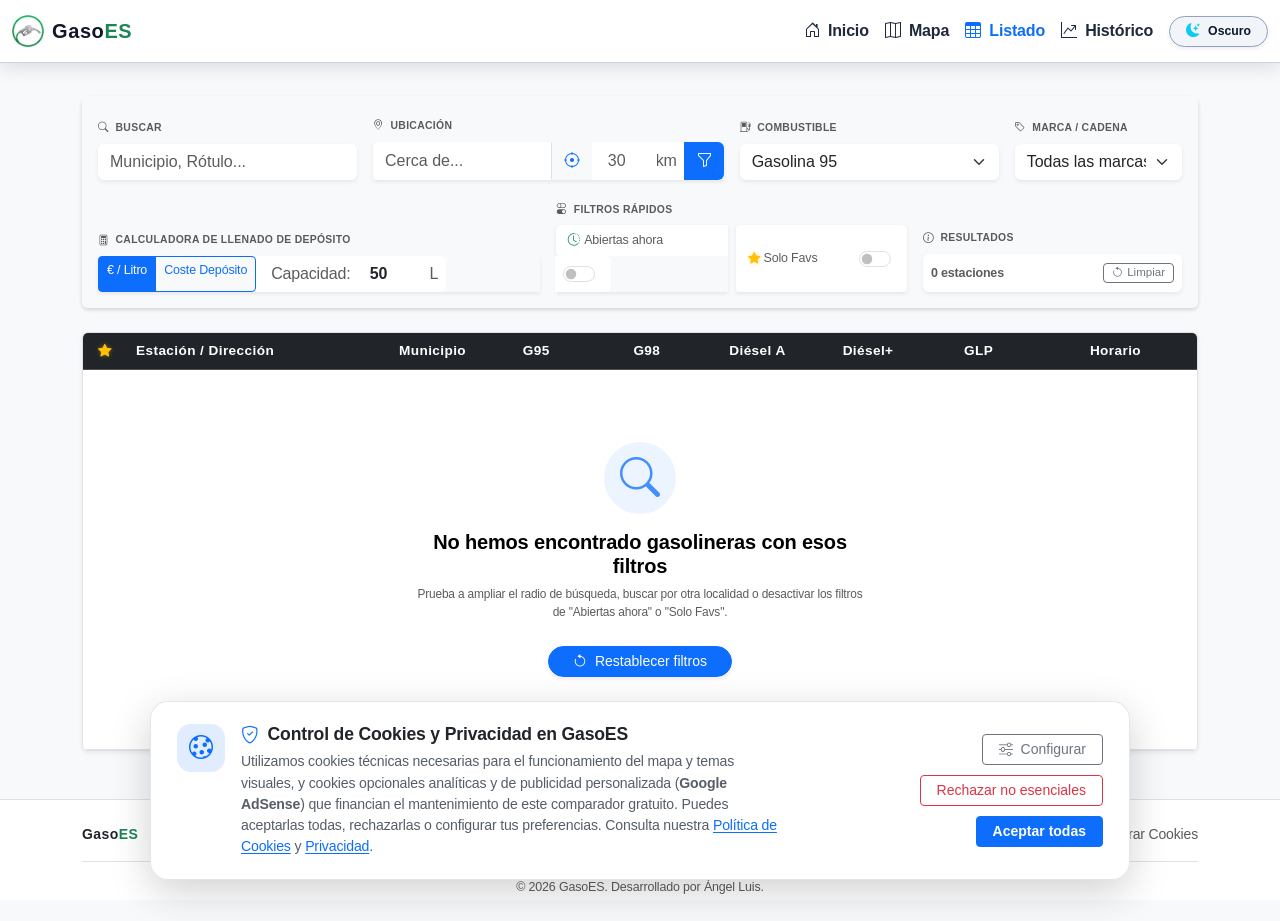
<file: listado.html>
<!DOCTYPE html>
<html lang="es">

<head>
    <meta charset="UTF-8">
    <meta name="viewport" content="width=device-width, initial-scale=1.0">
    <title>Listado de Precios | GasoES</title>
    <link rel="shortcut icon" href="img/favicon.png" type="image/png">
    <link rel="manifest" href="manifest.json">
    <meta name="theme-color" content="#0d6efd">
    <meta name="mobile-web-app-capable" content="yes">
    <meta name="apple-mobile-web-app-capable" content="yes">
    <meta name="apple-mobile-web-app-status-bar-style" content="black-translucent">
    <meta name="apple-mobile-web-app-title" content="GasoES">
    <link rel="apple-touch-icon" href="img/favicon.png">

    <link href="https://cdn.jsdelivr.net/npm/bootstrap@5.3.0/dist/css/bootstrap.min.css" rel="stylesheet">
    <link rel="stylesheet" href="https://cdn.jsdelivr.net/npm/bootstrap-icons@1.11.1/font/bootstrap-icons.css">

    <link rel="stylesheet" href="css/style.css?v=8">
    <link rel="stylesheet" href="css/listado.css?v=8">
    <link rel="stylesheet" href="css/cookieConsent.css?v=8">
    <script src="js/ui-loader.js?v=8"></script>
</head>

<body class="bg-light">

    <div class="container"></div>

    <div class="container mt-5 pt-5">
        <div class="d-md-none mb-3">
            <button class="btn btn-primary w-100 shadow-sm d-flex justify-content-between align-items-center" 
                    type="button" 
                    data-bs-toggle="collapse" 
                    data-bs-target="#filterCollapse">
                <span><i class="bi bi-sliders2 me-2"></i> Filtros y Calculadora</span>
                <i class="bi bi-chevron-down"></i>
            </button>
        </div>

        <div class="collapse d-md-block" id="filterCollapse">
            <div class="card shadow-sm mb-4 border-0">
                <div class="card-body bg-light rounded shadow-sm p-3">
                    <!-- Fila 1: Búsqueda, Ubicación, Combustible y Marcas -->
                    <div class="row g-3 align-items-end mb-3">
                        <div class="col-lg-3 col-md-6">
                            <label class="form-label small fw-bold text-muted text-uppercase" style="font-size: 0.65rem;">
                                <i class="bi bi-search me-1"></i> Buscar
                            </label>
                            <input type="text" id="searchInput" class="form-control border-0 shadow-sm" placeholder="Municipio, Rótulo...">
                        </div>

                        <div class="col-lg-4 col-md-6">
                            <label class="form-label small fw-bold text-muted text-uppercase" style="font-size: 0.65rem;">
                                <i class="bi bi-geo-alt me-1"></i> Ubicación
                            </label>
                            <div class="input-group shadow-sm">
                                <input type="text" id="locationInput" class="form-control border-0" placeholder="Cerca de...">
                                <button class="btn btn-white border-start" type="button" id="btnGPS" title="Usar mi GPS actual">
                                    <i class="bi bi-crosshair text-primary"></i>
                                </button>
                                <input type="number" id="rangeInput" class="form-control border-0 text-center text-muted small px-1" value="30" style="max-width: 65px;" title="Radio de búsqueda en km">
                                <span class="input-group-text bg-white border-0 text-muted small ps-0 pe-2">km</span>
                                <button class="btn btn-primary border-0" type="button" id="btnLocation" title="Buscar por dirección">
                                    <i class="bi bi-funnel"></i>
                                </button>
                            </div>
                        </div>

                        <div class="col-lg-3 col-md-6">
                            <label class="form-label small fw-bold text-muted text-uppercase" style="font-size: 0.65rem;">
                                <i class="bi bi-fuel-pump me-1"></i> Combustible
                            </label>
                            <select id="sortSelect" class="form-select border-0 shadow-sm">
                                <option value="todos">Mostrar Todos</option>
                                <option value="p95" selected>Gasolina 95</option>
                                <option value="p98">Gasolina 98</option>
                                <option value="pDiesel">Diésel A</option>
                                <option value="pDieselPre">Diésel+</option>
                                <option value="pGLP">GLP</option>
                            </select>
                        </div>

                        <div class="col-lg-2 col-md-6">
                            <label class="form-label small fw-bold text-muted text-uppercase" style="font-size: 0.65rem;">
                                <i class="bi bi-tag me-1"></i> Marca / Cadena
                            </label>
                            <select id="brandSelect" class="form-select border-0 shadow-sm">
                                <option value="todas">Todas las marcas</option>
                                <optgroup label="Categorías">
                                    <option value="tradicionales">Principales / Tradicionales</option>
                                    <option value="lowcost">Low Cost</option>
                                </optgroup>
                                <optgroup label="Marcas individuales">
                                    <option value="REPSOL">Repsol</option>
                                    <option value="CEPSA">Cepsa / Moeve</option>
                                    <option value="BP">BP</option>
                                    <option value="SHELL">Shell</option>
                                    <option value="GALP">Galp</option>
                                    <option value="PLENOIL">Plenoil</option>
                                    <option value="BALLENOIL">Ballenoil</option>
                                    <option value="PETROPRIX">Petroprix</option>
                                    <option value="CARREFOUR">Carrefour</option>
                                    <option value="ALCAMPO">Alcampo</option>
                                    <option value="BONAREA">BonÀrea</option>
                                </optgroup>
                            </select>
                        </div>
                    </div>

                    <!-- Fila 2: Calculadora de depósito, Abiertas Ahora, Favoritos y Contador -->
                    <div class="row g-3 align-items-end">
                        <div class="col-lg-5 col-md-6">
                            <label class="form-label small fw-bold text-muted text-uppercase" style="font-size: 0.65rem;">
                                <i class="bi bi-calculator me-1"></i> Calculadora de Llenado de Depósito
                            </label>
                            <div class="input-group shadow-sm">
                                <div class="btn-group" role="group">
                                    <input type="radio" class="btn-check" name="displayMode" id="modeLiter" value="liter" checked>
                                    <label class="btn btn-outline-primary btn-sm px-2" for="modeLiter" style="font-size: 0.78rem;">€ / Litro</label>

                                    <input type="radio" class="btn-check" name="displayMode" id="modeTank" value="tank">
                                    <label class="btn btn-outline-primary btn-sm px-2" for="modeTank" style="font-size: 0.78rem;">Coste Depósito</label>
                                </div>
                                <span class="input-group-text bg-white border-0 text-muted small ps-3 pe-1">Capacidad:</span>
                                <input type="number" id="tankCapacity" class="form-control border-0 text-center fw-bold" value="50" min="10" max="150" step="5" style="max-width: 65px;" title="Litros del depósito">
                                <span class="input-group-text bg-white border-0 text-muted small pe-2">L</span>
                            </div>
                        </div>

                        <div class="col-lg-4 col-md-6">
                            <label class="form-label small fw-bold text-muted text-uppercase" style="font-size: 0.65rem;">
                                <i class="bi bi-toggles me-1"></i> Filtros Rápidos
                            </label>
                            <div class="d-flex gap-2">
                                <!-- Switch Abiertas Ahora -->
                                <div class="input-group shadow-sm flex-grow-1">
                                    <span class="input-group-text bg-white border-0 flex-grow-1 text-muted small justify-content-start text-nowrap" style="font-size: 0.78rem;">
                                        <i class="bi bi-clock-history me-1 text-success"></i> Abiertas ahora
                                    </span>
                                    <div class="input-group-text bg-white border-0 px-2">
                                        <div class="form-check form-switch m-0">
                                            <input class="form-check-input" type="checkbox" id="openNowFilter" role="switch">
                                        </div>
                                    </div>
                                </div>

                                <!-- Switch Favoritos -->
                                <div class="input-group shadow-sm flex-grow-1">
                                    <span class="input-group-text bg-white border-0 flex-grow-1 text-muted small justify-content-start text-nowrap" style="font-size: 0.78rem;">
                                        <i class="bi bi-star-fill me-1 text-warning"></i> Solo Favs
                                    </span>
                                    <div class="input-group-text bg-white border-0 px-2">
                                        <div class="form-check form-switch m-0">
                                            <input class="form-check-input" type="checkbox" id="favFilter" role="switch">
                                        </div>
                                    </div>
                                </div>
                            </div>
                        </div>

                        <div class="col-lg-3 col-md-12">
                            <label class="form-label small fw-bold text-muted text-uppercase" style="font-size: 0.65rem;">
                                <i class="bi bi-info-circle me-1"></i> Resultados
                            </label>
                            <div class="d-flex align-items-center justify-content-between p-2 bg-white rounded shadow-sm" style="height: 38px;">
                                <span class="small text-muted fw-bold" id="totalResultados" style="font-size: 0.78rem;">
                                    <span class="spinner-border spinner-border-sm text-primary me-1"></span> Buscando...
                                </span>
                                <button class="btn btn-sm btn-outline-secondary py-0 px-2 text-nowrap" type="button" id="btnResetFilters" title="Restablecer todos los filtros" style="font-size: 0.72rem;">
                                    <i class="bi bi-arrow-counterclockwise"></i> Limpiar
                                </button>
                            </div>
                        </div>
                    </div>
                </div>
            </div>
        </div>

        <div class="table-responsive table-container shadow-sm bg-white rounded">
            <table class="table table-hover align-middle mb-0 text-center" style="font-size: 0.85rem;">
                <thead class="table-dark sticky-top">
                    <tr>
                        <th style="width: 45px;"><i class="bi bi-star-fill text-warning"></i></th>
                        <th class="text-start" style="min-width: 220px;">Estación / Dirección</th>
                        <th>Municipio</th>
                        <th id="thG95">G95</th>
                        <th id="thG98">G98</th>
                        <th id="thDiesel">Diésel A</th>
                        <th id="thDieselPre">Diésel+</th>
                        <th id="thGLP">GLP</th>
                        <th style="min-width: 140px;">Horario</th>
                    </tr>
                </thead>
                <tbody id="tableBody"></tbody>
            </table>
        </div>

        <div id="loader-listado" class="text-center my-5">
            <div class="spinner-border text-primary" role="status"></div>
            <p class="mt-2 text-muted">Sincronizando estaciones...</p>
        </div>
    </div>

    <!-- Pie de Página Legal y Accesos -->
    <footer class="bg-body border-top py-4 mt-5 text-muted small">
        <div class="container">
            <div class="row g-3 align-items-center">
                <div class="col-md-6 text-center text-md-start">
                    <span class="fw-bold brand-text text-body">Gaso<span class="text-success">ES</span></span>
                    <span class="mx-2">·</span>
                    <span>Comparador de gasolineras con datos públicos MITECO</span>
                </div>
                <div class="col-md-6">
                    <div class="d-flex flex-wrap justify-content-center justify-content-md-end gap-3">
                        <a href="aviso-legal.html" class="text-decoration-none text-muted">Aviso Legal</a>
                        <a href="politica-privacidad.html" class="text-decoration-none text-muted">Privacidad</a>
                        <a href="politica-cookies.html" class="text-decoration-none text-muted">Cookies</a>
                        <a href="#" onclick="if(window.abrirConfiguracionCookies){window.abrirConfiguracionCookies();} return false;" class="text-decoration-none text-muted">Configurar Cookies</a>
                    </div>
                </div>
            </div>
            <div class="text-center mt-3 pt-3 border-top text-muted" style="font-size: 0.78rem;">
                &copy; 2026 GasoES. Desarrollado por Ángel Luis.
            </div>
        </div>
    </footer>

    <script src="https://cdn.jsdelivr.net/npm/bootstrap@5.3.0/dist/js/bootstrap.bundle.min.js"></script>
    <script src="js/cookieConsent.js?v=9"></script>
    <script type="module" src="js/dataManager.js"></script>
    <script type="module" src="js/listado.js?v=5"></script>
</body>

</html>
</file>
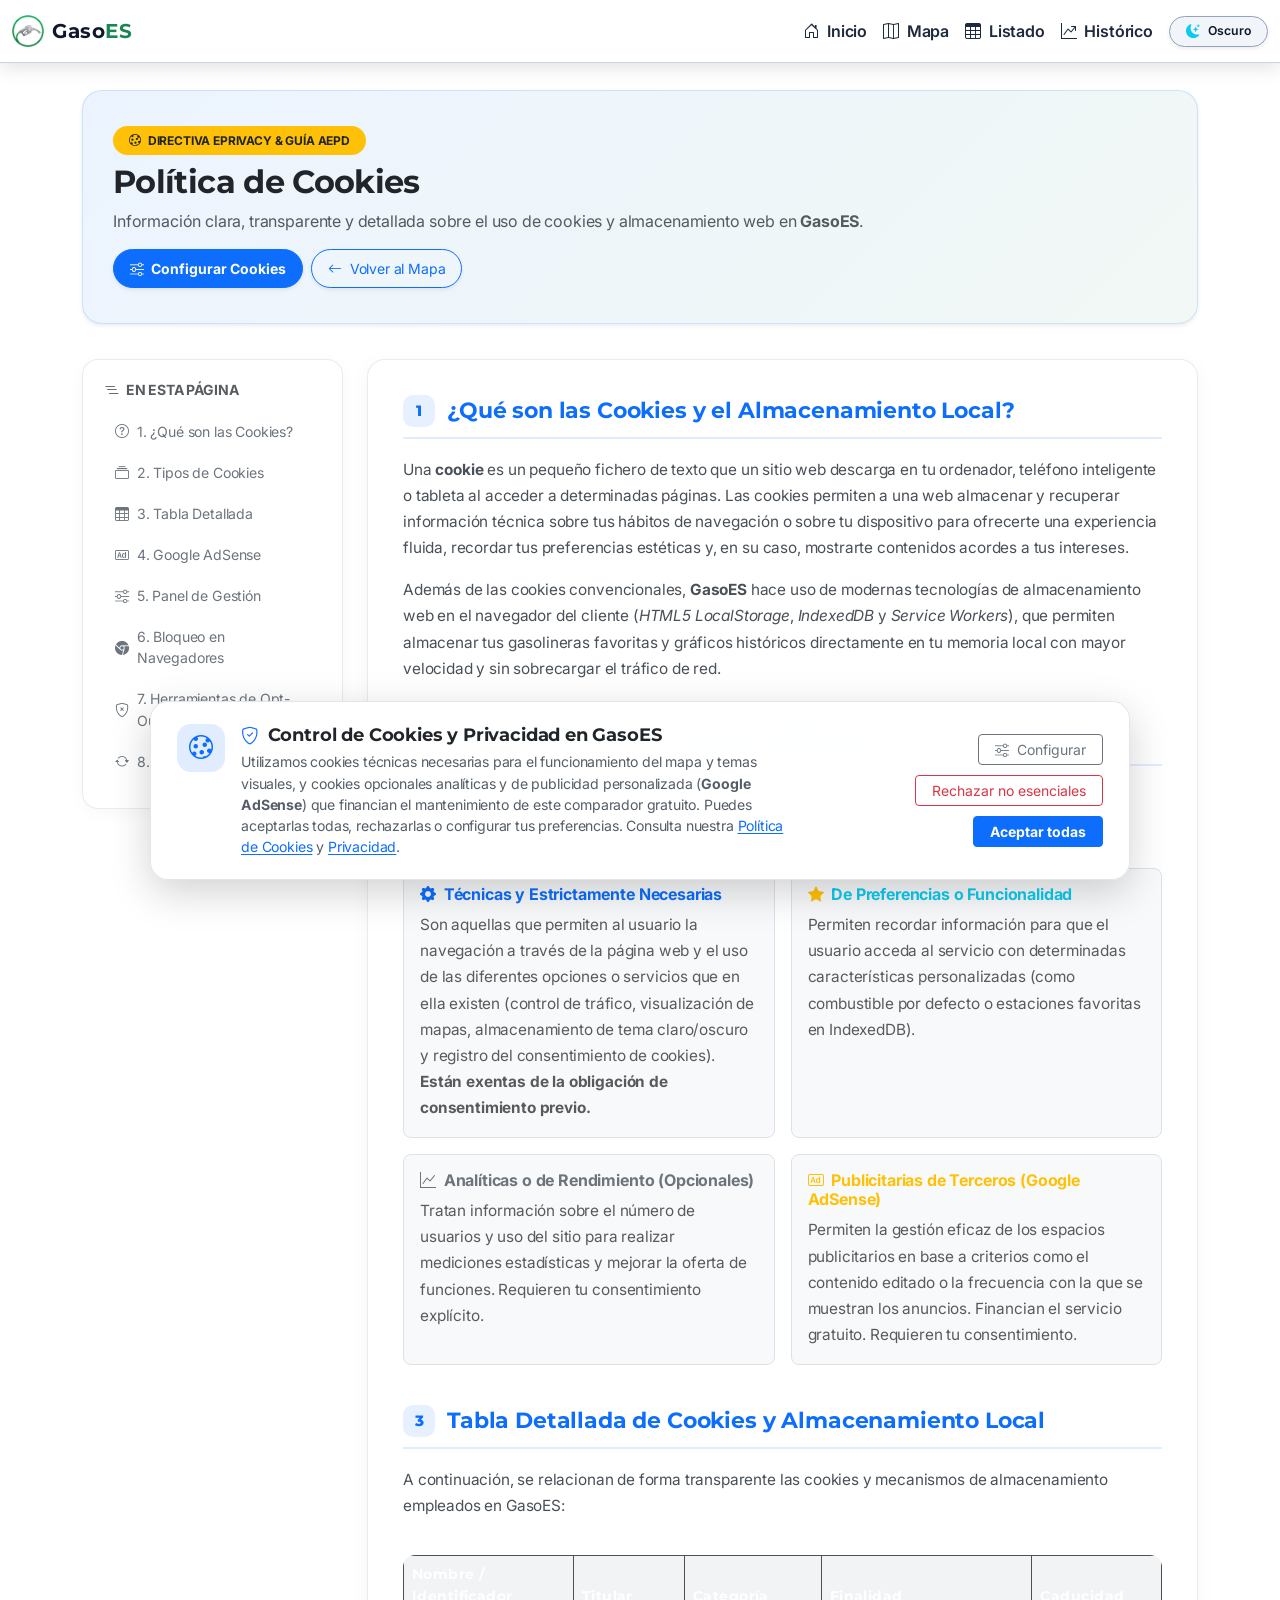
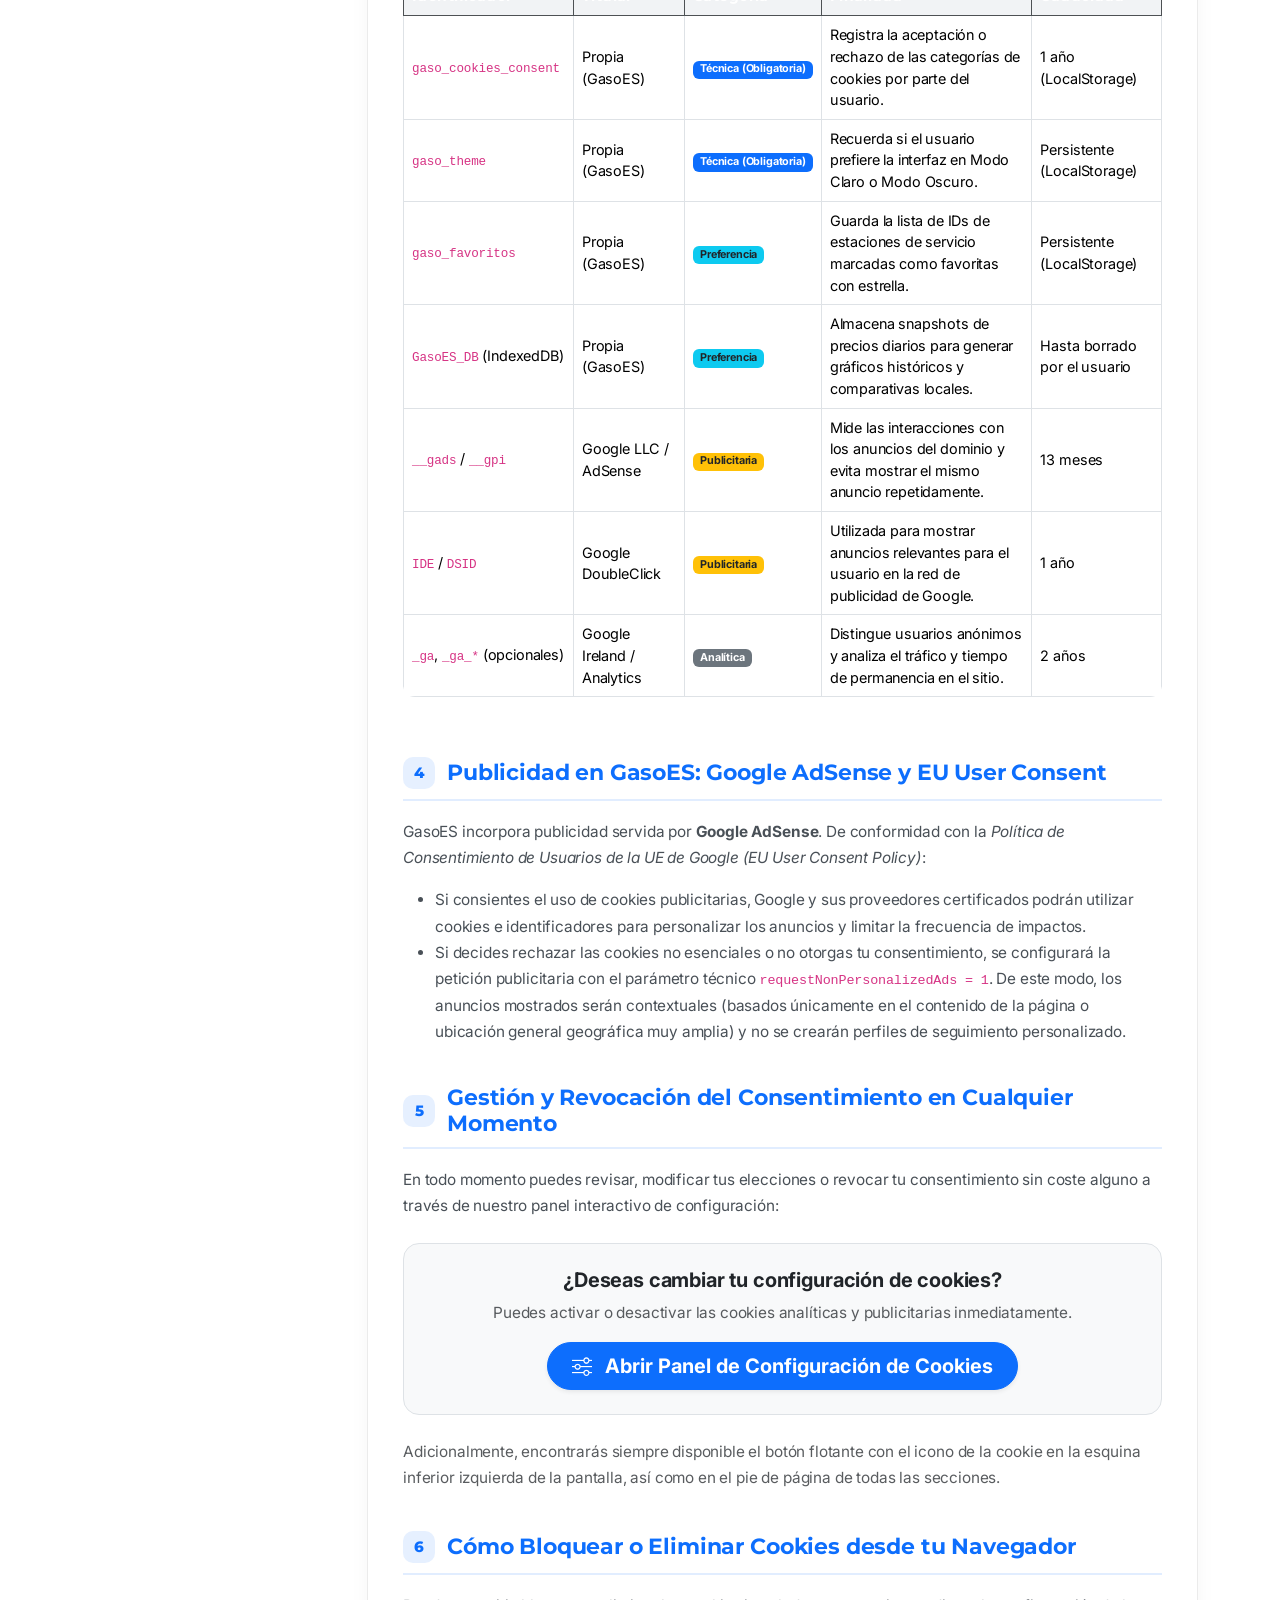
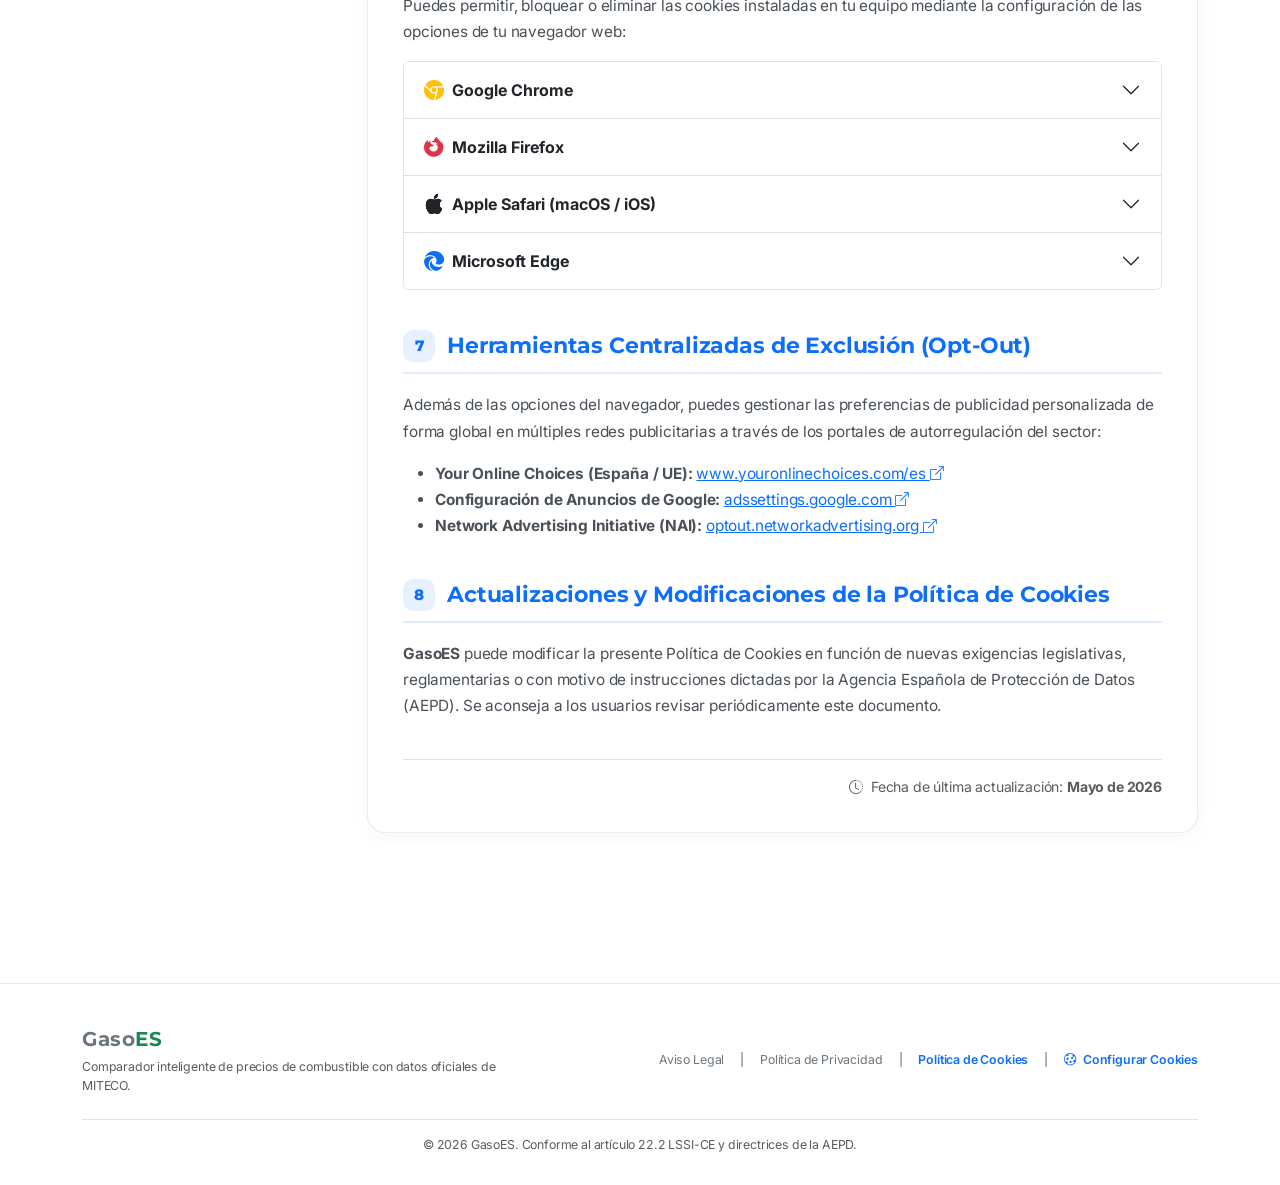
<file: politica-cookies.html>
<!DOCTYPE html>
<html lang="es">

<head>
    <meta charset="UTF-8">
    <meta name="viewport" content="width=device-width, initial-scale=1.0">
    <title>Política de Cookies | GasoES</title>
    <link rel="shortcut icon" href="img/favicon.png" type="image/png">
    <link rel="manifest" href="manifest.json">
    <meta name="theme-color" content="#0d6efd">
    <meta name="description" content="Política de Cookies de GasoES conforme al art. 22.2 LSSI-CE, directrices AEPD y Google EU User Consent Policy.">

    <link href="https://cdn.jsdelivr.net/npm/bootstrap@5.3.0/dist/css/bootstrap.min.css" rel="stylesheet">
    <link rel="stylesheet" href="https://cdn.jsdelivr.net/npm/bootstrap-icons@1.11.1/font/bootstrap-icons.css">

    <link rel="preconnect" href="https://fonts.googleapis.com">
    <link rel="preconnect" href="https://fonts.gstatic.com" crossorigin>
    <link href="https://fonts.googleapis.com/css2?family=Inter:wght@400;500;600;700&family=Montserrat:wght@700;800&display=swap" rel="stylesheet">

    <link rel="stylesheet" href="css/style.css">
    <link rel="stylesheet" href="css/legal.css">
    <link rel="stylesheet" href="css/cookieConsent.css">

    <script src="js/ui-loader.js"></script>
</head>

<body>
    <div class="container"></div>

    <main class="container legal-main-container">
        <!-- Encabezado de la página -->
        <header class="legal-header shadow-sm">
            <div class="d-flex flex-wrap align-items-center justify-content-between gap-3">
                <div>
                    <span class="badge bg-warning text-dark px-3 py-2 rounded-pill text-uppercase mb-2">
                        <i class="bi bi-cookie me-1"></i> Directiva ePrivacy & Guía AEPD
                    </span>
                    <h1 class="h2 fw-bold mb-2">Política de Cookies</h1>
                    <p class="text-muted mb-0">
                        Información clara, transparente y detallada sobre el uso de cookies y almacenamiento web en <strong>GasoES</strong>.
                    </p>
                </div>
                <div class="d-flex gap-2">
                    <button type="button" class="btn btn-primary btn-sm rounded-pill px-3 py-2 shadow-sm fw-bold" onclick="window.abrirConfiguracionCookies()">
                        <i class="bi bi-sliders me-1"></i> Configurar Cookies
                    </button>
                    <a href="index.html" class="btn btn-outline-primary btn-sm rounded-pill px-3 py-2 shadow-sm">
                        <i class="bi bi-arrow-left me-1"></i> Volver al Mapa
                    </a>
                </div>
            </div>
        </header>

        <div class="row g-4">
            <!-- Menú Lateral Sticky -->
            <aside class="col-lg-3 d-none d-lg-block">
                <div class="legal-toc-wrapper">
                    <div class="legal-toc-card">
                        <h6 class="fw-bold mb-3 text-uppercase small text-muted">
                            <i class="bi bi-list-nested me-1"></i> En esta página
                        </h6>
                        <ul class="legal-toc-list">
                            <li><a href="#que-son-cookies"><i class="bi bi-question-circle"></i> 1. ¿Qué son las Cookies?</a></li>
                            <li><a href="#tipos-cookies"><i class="bi bi-collection"></i> 2. Tipos de Cookies</a></li>
                            <li><a href="#tabla-cookies"><i class="bi bi-table"></i> 3. Tabla Detallada</a></li>
                            <li><a href="#google-adsense"><i class="bi bi-badge-ad"></i> 4. Google AdSense</a></li>
                            <li><a href="#panel-gestion"><i class="bi bi-sliders"></i> 5. Panel de Gestión</a></li>
                            <li><a href="#desactivar-navegador"><i class="bi bi-browser-chrome"></i> 6. Bloqueo en Navegadores</a></li>
                            <li><a href="#optout-herramientas"><i class="bi bi-shield-x"></i> 7. Herramientas de Opt-Out</a></li>
                            <li><a href="#actualizaciones-politica"><i class="bi bi-arrow-repeat"></i> 8. Actualizaciones</a></li>
                        </ul>
                    </div>
                </div>
            </aside>

            <!-- Contenido Principal Legal -->
            <article class="col-lg-9 col-12">
                <div class="legal-card">
                    <!-- Sección 1 -->
                    <section class="legal-section" id="que-son-cookies">
                        <h2 class="legal-section-title">
                            <span class="legal-section-number">1</span> ¿Qué son las Cookies y el Almacenamiento Local?
                        </h2>
                        <p>
                            Una <strong>cookie</strong> es un pequeño fichero de texto que un sitio web descarga en tu ordenador, teléfono inteligente o tableta al acceder a determinadas páginas. Las cookies permiten a una web almacenar y recuperar información técnica sobre tus hábitos de navegación o sobre tu dispositivo para ofrecerte una experiencia fluida, recordar tus preferencias estéticas y, en su caso, mostrarte contenidos acordes a tus intereses.
                        </p>
                        <p>
                            Además de las cookies convencionales, <strong>GasoES</strong> hace uso de modernas tecnologías de almacenamiento web en el navegador del cliente (<em>HTML5 LocalStorage</em>, <em>IndexedDB</em> y <em>Service Workers</em>), que permiten almacenar tus gasolineras favoritas y gráficos históricos directamente en tu memoria local con mayor velocidad y sin sobrecargar el tráfico de red.
                        </p>
                    </section>

                    <!-- Sección 2 -->
                    <section class="legal-section" id="tipos-cookies">
                        <h2 class="legal-section-title">
                            <span class="legal-section-number">2</span> Clasificación de las Cookies Utilizadas
                        </h2>
                        <p>Conforme a la <em>Guía sobre el uso de cookies para el cumplimiento del artículo 22.2 de la LSSI-CE</em> de la Agencia Española de Protección de Datos (AEPD), clasificamos las tecnologías en:</p>

                        <div class="row g-3 my-2">
                            <div class="col-md-6">
                                <div class="p-3 border rounded-3 h-100 bg-body-tertiary">
                                    <h6 class="fw-bold text-primary mb-2">
                                        <i class="bi bi-gear-fill me-1"></i> Técnicas y Estrictamente Necesarias
                                    </h6>
                                    <p class="small text-muted mb-0">
                                        Son aquellas que permiten al usuario la navegación a través de la página web y el uso de las diferentes opciones o servicios que en ella existen (control de tráfico, visualización de mapas, almacenamiento de tema claro/oscuro y registro del consentimiento de cookies). <strong>Están exentas de la obligación de consentimiento previo.</strong>
                                    </p>
                                </div>
                            </div>
                            <div class="col-md-6">
                                <div class="p-3 border rounded-3 h-100 bg-body-tertiary">
                                    <h6 class="fw-bold text-info mb-2">
                                        <i class="bi bi-star-fill me-1 text-warning"></i> De Preferencias o Funcionalidad
                                    </h6>
                                    <p class="small text-muted mb-0">
                                        Permiten recordar información para que el usuario acceda al servicio con determinadas características personalizadas (como combustible por defecto o estaciones favoritas en IndexedDB).
                                    </p>
                                </div>
                            </div>
                            <div class="col-md-6">
                                <div class="p-3 border rounded-3 h-100 bg-body-tertiary">
                                    <h6 class="fw-bold text-secondary mb-2">
                                        <i class="bi bi-graph-up me-1"></i> Analíticas o de Rendimiento (Opcionales)
                                    </h6>
                                    <p class="small text-muted mb-0">
                                        Tratan información sobre el número de usuarios y uso del sitio para realizar mediciones estadísticas y mejorar la oferta de funciones. Requieren tu consentimiento explícito.
                                    </p>
                                </div>
                            </div>
                            <div class="col-md-6">
                                <div class="p-3 border rounded-3 h-100 bg-body-tertiary">
                                    <h6 class="fw-bold text-warning mb-2">
                                        <i class="bi bi-badge-ad me-1"></i> Publicitarias de Terceros (Google AdSense)
                                    </h6>
                                    <p class="small text-muted mb-0">
                                        Permiten la gestión eficaz de los espacios publicitarios en base a criterios como el contenido editado o la frecuencia con la que se muestran los anuncios. Financian el servicio gratuito. Requieren tu consentimiento.
                                    </p>
                                </div>
                            </div>
                        </div>
                    </section>

                    <!-- Sección 3 -->
                    <section class="legal-section" id="tabla-cookies">
                        <h2 class="legal-section-title">
                            <span class="legal-section-number">3</span> Tabla Detallada de Cookies y Almacenamiento Local
                        </h2>
                        <p>
                            A continuación, se relacionan de forma transparente las cookies y mecanismos de almacenamiento empleados en GasoES:
                        </p>

                        <div class="table-responsive">
                            <table class="table table-hover table-bordered legal-table align-middle">
                                <thead class="table-dark">
                                    <tr>
                                        <th>Nombre / Identificador</th>
                                        <th>Titular</th>
                                        <th>Categoría</th>
                                        <th>Finalidad</th>
                                        <th>Caducidad</th>
                                    </tr>
                                </thead>
                                <tbody>
                                    <tr>
                                        <td><code>gaso_cookies_consent</code></td>
                                        <td>Propia (GasoES)</td>
                                        <td><span class="badge bg-primary">Técnica (Obligatoria)</span></td>
                                        <td>Registra la aceptación o rechazo de las categorías de cookies por parte del usuario.</td>
                                        <td>1 año (LocalStorage)</td>
                                    </tr>
                                    <tr>
                                        <td><code>gaso_theme</code></td>
                                        <td>Propia (GasoES)</td>
                                        <td><span class="badge bg-primary">Técnica (Obligatoria)</span></td>
                                        <td>Recuerda si el usuario prefiere la interfaz en Modo Claro o Modo Oscuro.</td>
                                        <td>Persistente (LocalStorage)</td>
                                    </tr>
                                    <tr>
                                        <td><code>gaso_favoritos</code></td>
                                        <td>Propia (GasoES)</td>
                                        <td><span class="badge bg-info text-dark">Preferencia</span></td>
                                        <td>Guarda la lista de IDs de estaciones de servicio marcadas como favoritas con estrella.</td>
                                        <td>Persistente (LocalStorage)</td>
                                    </tr>
                                    <tr>
                                        <td><code>GasoES_DB</code> (IndexedDB)</td>
                                        <td>Propia (GasoES)</td>
                                        <td><span class="badge bg-info text-dark">Preferencia</span></td>
                                        <td>Almacena snapshots de precios diarios para generar gráficos históricos y comparativas locales.</td>
                                        <td>Hasta borrado por el usuario</td>
                                    </tr>
                                    <tr>
                                        <td><code>__gads</code> / <code>__gpi</code></td>
                                        <td>Google LLC / AdSense</td>
                                        <td><span class="badge bg-warning text-dark">Publicitaria</span></td>
                                        <td>Mide las interacciones con los anuncios del dominio y evita mostrar el mismo anuncio repetidamente.</td>
                                        <td>13 meses</td>
                                    </tr>
                                    <tr>
                                        <td><code>IDE</code> / <code>DSID</code></td>
                                        <td>Google DoubleClick</td>
                                        <td><span class="badge bg-warning text-dark">Publicitaria</span></td>
                                        <td>Utilizada para mostrar anuncios relevantes para el usuario en la red de publicidad de Google.</td>
                                        <td>1 año</td>
                                    </tr>
                                    <tr>
                                        <td><code>_ga</code>, <code>_ga_*</code> (opcionales)</td>
                                        <td>Google Ireland / Analytics</td>
                                        <td><span class="badge bg-secondary">Analítica</span></td>
                                        <td>Distingue usuarios anónimos y analiza el tráfico y tiempo de permanencia en el sitio.</td>
                                        <td>2 años</td>
                                    </tr>
                                </tbody>
                            </table>
                        </div>
                    </section>

                    <!-- Sección 4 -->
                    <section class="legal-section" id="google-adsense">
                        <h2 class="legal-section-title">
                            <span class="legal-section-number">4</span> Publicidad en GasoES: Google AdSense y EU User Consent
                        </h2>
                        <p>
                            GasoES incorpora publicidad servida por <strong>Google AdSense</strong>. De conformidad con la <em>Política de Consentimiento de Usuarios de la UE de Google (EU User Consent Policy)</em>:
                        </p>
                        <ul>
                            <li>Si consientes el uso de cookies publicitarias, Google y sus proveedores certificados podrán utilizar cookies e identificadores para personalizar los anuncios y limitar la frecuencia de impactos.</li>
                            <li>Si decides rechazar las cookies no esenciales o no otorgas tu consentimiento, se configurará la petición publicitaria con el parámetro técnico <code>requestNonPersonalizedAds = 1</code>. De este modo, los anuncios mostrados serán contextuales (basados únicamente en el contenido de la página o ubicación general geográfica muy amplia) y no se crearán perfiles de seguimiento personalizado.</li>
                        </ul>
                    </section>

                    <!-- Sección 5 -->
                    <section class="legal-section" id="panel-gestion">
                        <h2 class="legal-section-title">
                            <span class="legal-section-number">5</span> Gestión y Revocación del Consentimiento en Cualquier Momento
                        </h2>
                        <p>
                            En todo momento puedes revisar, modificar tus elecciones o revocar tu consentimiento sin coste alguno a través de nuestro panel interactivo de configuración:
                        </p>
                        <div class="text-center my-4 p-4 border rounded-4 bg-body-tertiary">
                            <h5 class="fw-bold mb-2">¿Deseas cambiar tu configuración de cookies?</h5>
                            <p class="text-muted small mb-3">Puedes activar o desactivar las cookies analíticas y publicitarias inmediatamente.</p>
                            <button type="button" class="btn btn-primary btn-lg rounded-pill px-4 shadow-sm fw-bold" onclick="window.abrirConfiguracionCookies()">
                                <i class="bi bi-sliders me-2"></i> Abrir Panel de Configuración de Cookies
                            </button>
                        </div>
                        <p class="small text-muted">
                            Adicionalmente, encontrarás siempre disponible el botón flotante con el icono de la cookie en la esquina inferior izquierda de la pantalla, así como en el pie de página de todas las secciones.
                        </p>
                    </section>

                    <!-- Sección 6 -->
                    <section class="legal-section" id="desactivar-navegador">
                        <h2 class="legal-section-title">
                            <span class="legal-section-number">6</span> Cómo Bloquear o Eliminar Cookies desde tu Navegador
                        </h2>
                        <p>
                            Puedes permitir, bloquear o eliminar las cookies instaladas en tu equipo mediante la configuración de las opciones de tu navegador web:
                        </p>
                        <div class="accordion mb-3" id="accordionNavegadores">
                            <!-- Chrome -->
                            <div class="accordion-item">
                                <h3 class="accordion-header" id="headingChrome">
                                    <button class="accordion-button collapsed fw-bold" type="button" data-bs-toggle="collapse" data-bs-target="#collapseChrome" aria-expanded="false" aria-controls="collapseChrome">
                                        <i class="bi bi-browser-chrome text-warning me-2 fs-5"></i> Google Chrome
                                    </button>
                                </h3>
                                <div id="collapseChrome" class="accordion-collapse collapse" aria-labelledby="headingChrome" data-bs-parent="#accordionNavegadores">
                                    <div class="accordion-body small text-muted">
                                        Accede a <em>Configuración &gt; Privacidad y seguridad &gt; Cookies de terceros</em>. Desde allí puedes bloquear las cookies de terceros o eliminar los datos guardados en sitios web individuales.
                                    </div>
                                </div>
                            </div>
                            <!-- Firefox -->
                            <div class="accordion-item">
                                <h3 class="accordion-header" id="headingFirefox">
                                    <button class="accordion-button collapsed fw-bold" type="button" data-bs-toggle="collapse" data-bs-target="#collapseFirefox" aria-expanded="false" aria-controls="collapseFirefox">
                                        <i class="bi bi-browser-firefox text-danger me-2 fs-5"></i> Mozilla Firefox
                                    </button>
                                </h3>
                                <div id="collapseFirefox" class="accordion-collapse collapse" aria-labelledby="headingFirefox" data-bs-parent="#accordionNavegadores">
                                    <div class="accordion-body small text-muted">
                                        Accede a <em>Ajustes &gt; Privacidad &amp; Seguridad &gt; Cookies y datos del sitio</em>. Puedes seleccionar el nivel de "Protección contra el rastreo mejorada" (Estándar, Estricta o Personalizada) y limpiar datos.
                                    </div>
                                </div>
                            </div>
                            <!-- Safari -->
                            <div class="accordion-item">
                                <h3 class="accordion-header" id="headingSafari">
                                    <button class="accordion-button collapsed fw-bold" type="button" data-bs-toggle="collapse" data-bs-target="#collapseSafari" aria-expanded="false" aria-controls="collapseSafari">
                                        <i class="bi bi-apple text-dark me-2 fs-5"></i> Apple Safari (macOS / iOS)
                                    </button>
                                </h3>
                                <div id="collapseSafari" class="accordion-collapse collapse" aria-labelledby="headingSafari" data-bs-parent="#accordionNavegadores">
                                    <div class="accordion-body small text-muted">
                                        En macOS: <em>Safari &gt; Ajustes &gt; Privacidad &gt; Bloquear todas las cookies</em> o activar <em>"Impedir seguimiento entre sitios"</em>. En iPhone/iPad: <em>Ajustes del dispositivo &gt; Safari &gt; Avanzado &gt; Bloquear cookies</em>.
                                    </div>
                                </div>
                            </div>
                            <!-- Edge -->
                            <div class="accordion-item">
                                <h3 class="accordion-header" id="headingEdge">
                                    <button class="accordion-button collapsed fw-bold" type="button" data-bs-toggle="collapse" data-bs-target="#collapseEdge" aria-expanded="false" aria-controls="collapseEdge">
                                        <i class="bi bi-browser-edge text-primary me-2 fs-5"></i> Microsoft Edge
                                    </button>
                                </h3>
                                <div id="collapseEdge" class="accordion-collapse collapse" aria-labelledby="headingEdge" data-bs-parent="#accordionNavegadores">
                                    <div class="accordion-body small text-muted">
                                        Accede a <em>Configuración &gt; Cookies y permisos del sitio &gt; Administrar y eliminar cookies y datos del sitio</em>.
                                    </div>
                                </div>
                            </div>
                        </div>
                    </section>

                    <!-- Sección 7 -->
                    <section class="legal-section" id="optout-herramientas">
                        <h2 class="legal-section-title">
                            <span class="legal-section-number">7</span> Herramientas Centralizadas de Exclusión (Opt-Out)
                        </h2>
                        <p>
                            Además de las opciones del navegador, puedes gestionar las preferencias de publicidad personalizada de forma global en múltiples redes publicitarias a través de los portales de autorregulación del sector:
                        </p>
                        <ul>
                            <li>
                                <strong>Your Online Choices (España / UE):</strong> 
                                <a href="https://www.youronlinechoices.com/es/preferencias/" target="_blank" rel="noopener noreferrer">
                                    www.youronlinechoices.com/es <i class="bi bi-box-arrow-up-right small"></i>
                                </a>
                            </li>
                            <li>
                                <strong>Configuración de Anuncios de Google:</strong> 
                                <a href="https://adssettings.google.com" target="_blank" rel="noopener noreferrer">
                                    adssettings.google.com <i class="bi bi-box-arrow-up-right small"></i>
                                </a>
                            </li>
                            <li>
                                <strong>Network Advertising Initiative (NAI):</strong> 
                                <a href="https://optout.networkadvertising.org" target="_blank" rel="noopener noreferrer">
                                    optout.networkadvertising.org <i class="bi bi-box-arrow-up-right small"></i>
                                </a>
                            </li>
                        </ul>
                    </section>

                    <!-- Sección 8 -->
                    <section class="legal-section" id="actualizaciones-politica">
                        <h2 class="legal-section-title">
                            <span class="legal-section-number">8</span> Actualizaciones y Modificaciones de la Política de Cookies
                        </h2>
                        <p class="mb-0">
                            <strong>GasoES</strong> puede modificar la presente Política de Cookies en función de nuevas exigencias legislativas, reglamentarias o con motivo de instrucciones dictadas por la Agencia Española de Protección de Datos (AEPD). Se aconseja a los usuarios revisar periódicamente este documento.
                        </p>
                    </section>

                    <div class="mt-4 pt-3 border-top text-muted small text-end">
                        <i class="bi bi-clock-history me-1"></i> Fecha de última actualización: <strong>Mayo de 2026</strong>
                    </div>
                </div>
            </article>
        </div>
    </main>

    <!-- Pie de Página Legal Común -->
    <footer class="legal-footer">
        <div class="container">
            <div class="row g-4 align-items-center">
                <div class="col-md-5 text-center text-md-start">
                    <span class="fw-bold fs-5 brand-text">Gaso<span class="text-success">ES</span></span>
                    <p class="small text-muted mb-0 mt-1">Comparador inteligente de precios de combustible con datos oficiales de MITECO.</p>
                </div>
                <div class="col-md-7">
                    <div class="d-flex flex-wrap justify-content-center justify-content-md-end gap-3 small">
                        <a href="aviso-legal.html">Aviso Legal</a>
                        <span class="text-muted">|</span>
                        <a href="politica-privacidad.html">Política de Privacidad</a>
                        <span class="text-muted">|</span>
                        <a href="politica-cookies.html" class="fw-semibold text-primary">Política de Cookies</a>
                        <span class="text-muted">|</span>
                        <a href="#" onclick="window.abrirConfiguracionCookies(); return false;" class="text-primary fw-semibold">
                            <i class="bi bi-cookie me-1"></i> Configurar Cookies
                        </a>
                    </div>
                </div>
            </div>
            <div class="text-center text-muted small mt-4 pt-3 border-top">
                &copy; 2026 GasoES. Conforme al artículo 22.2 LSSI-CE y directrices de la AEPD.
            </div>
        </div>
    </footer>

    <script src="https://cdn.jsdelivr.net/npm/bootstrap@5.3.0/dist/js/bootstrap.bundle.min.js"></script>
    <script src="js/cookieConsent.js"></script>
</body>

</html>
</file>
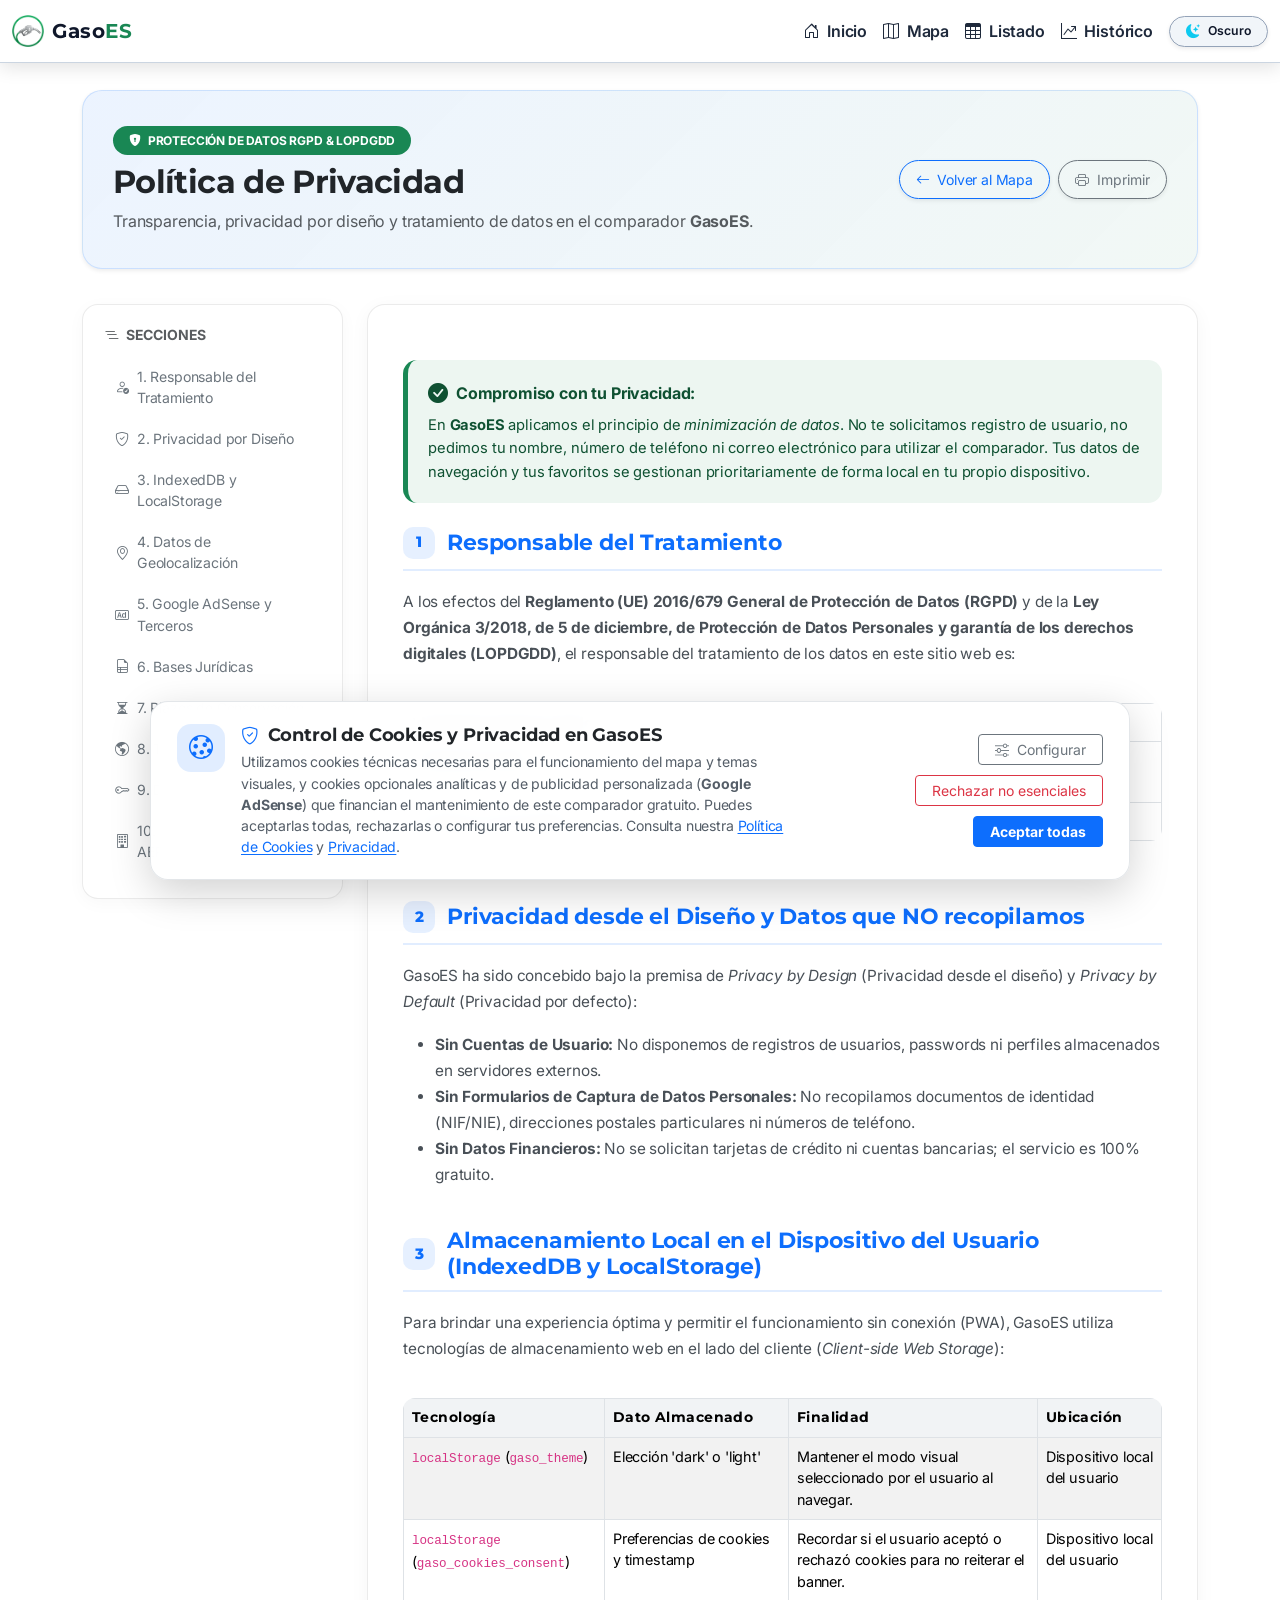
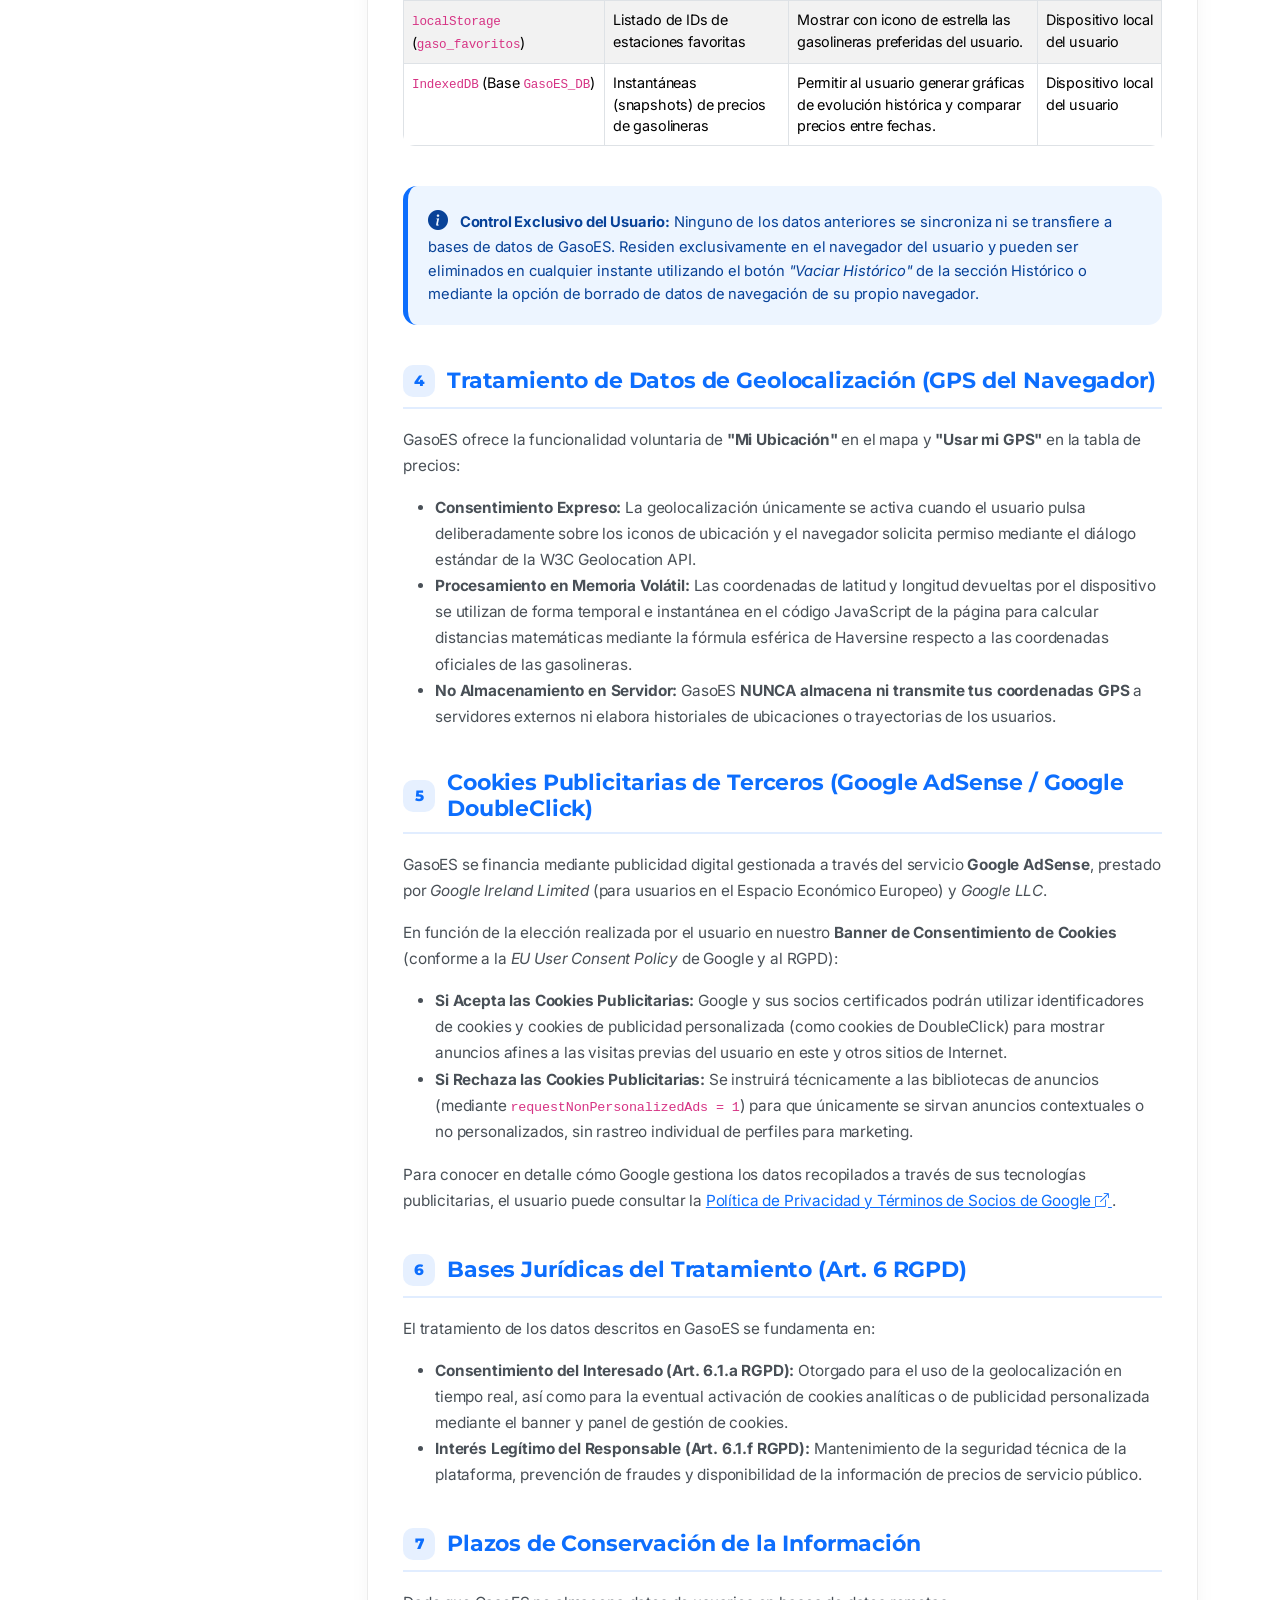
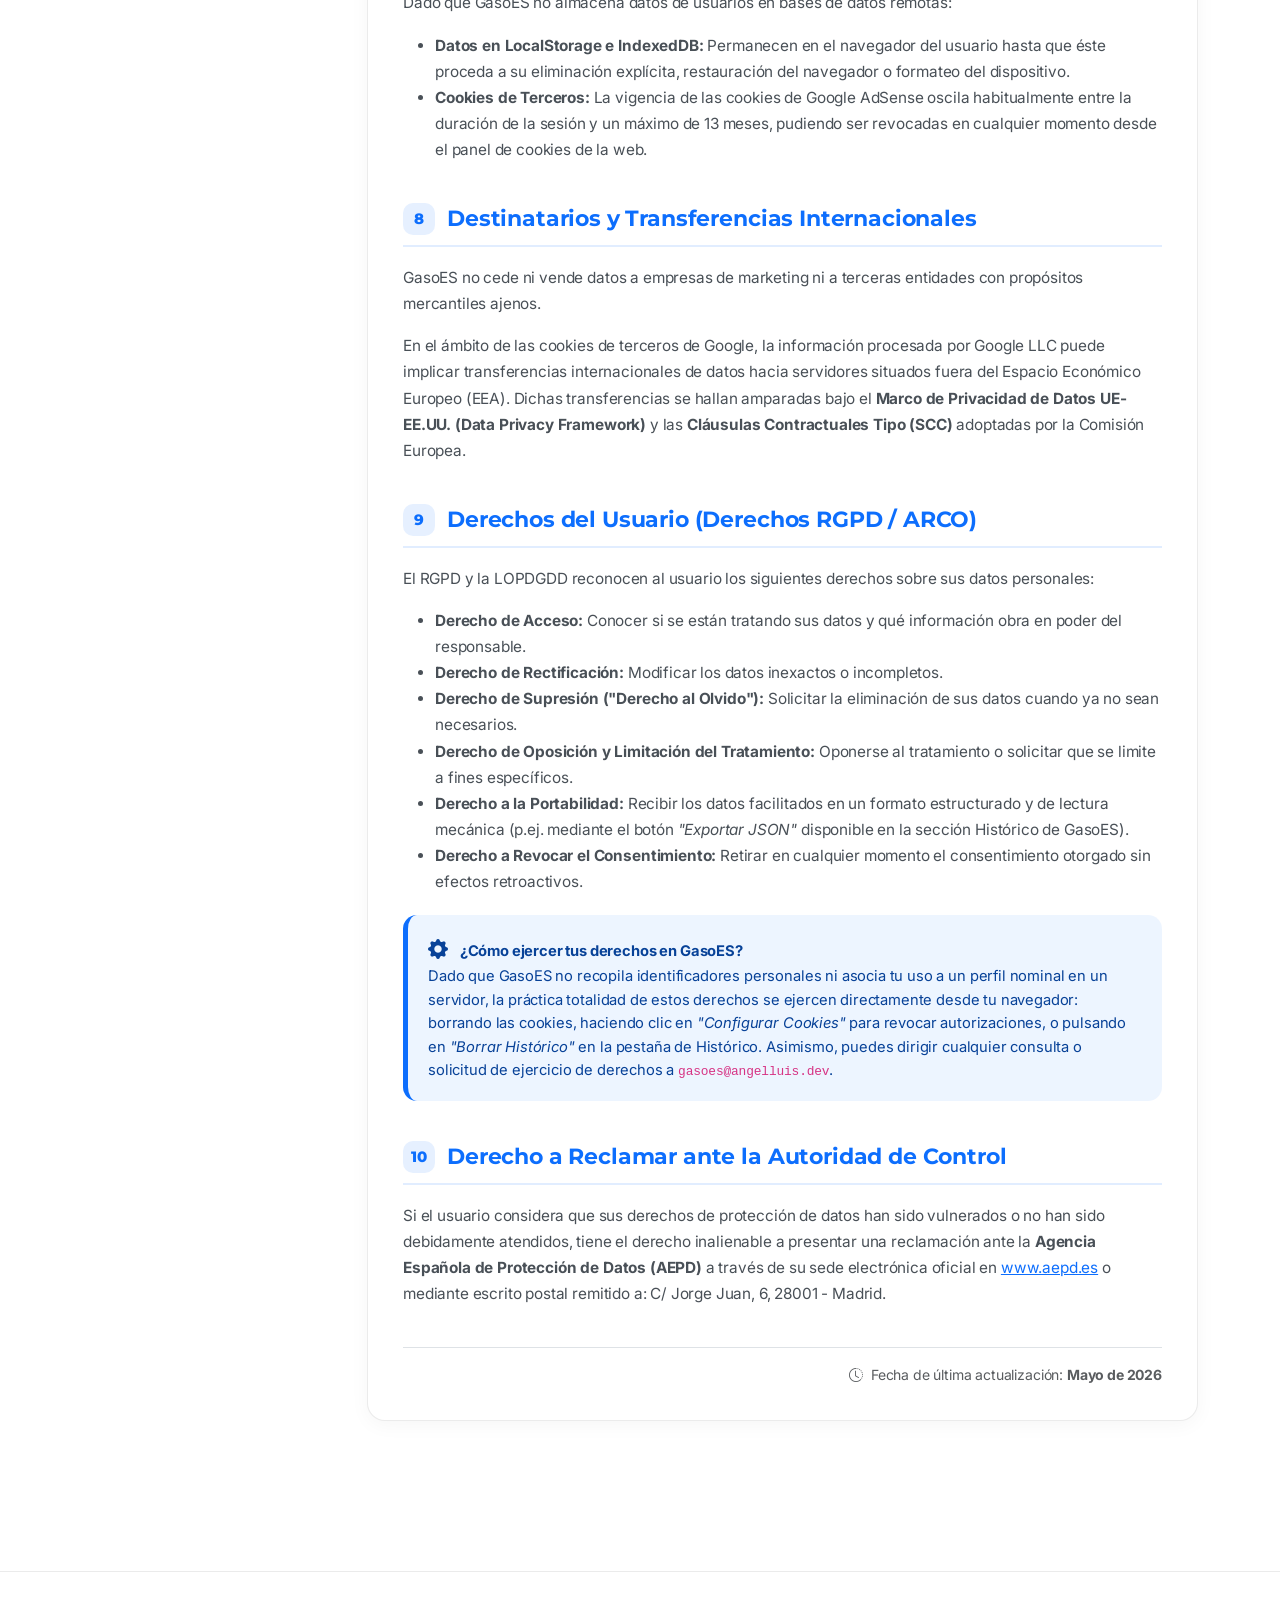
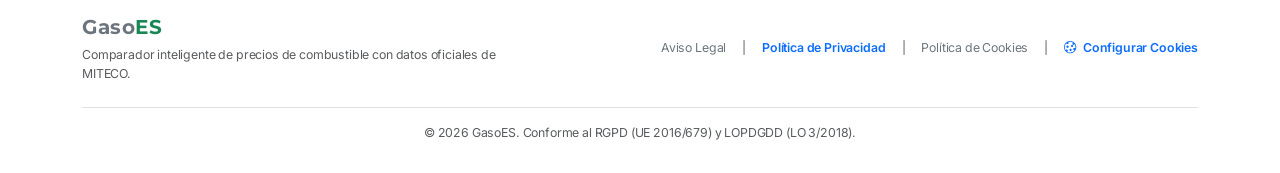
<file: politica-privacidad.html>
<!DOCTYPE html>
<html lang="es">

<head>
    <meta charset="UTF-8">
    <meta name="viewport" content="width=device-width, initial-scale=1.0">
    <title>Política de Privacidad | GasoES</title>
    <link rel="shortcut icon" href="img/favicon.png" type="image/png">
    <link rel="manifest" href="manifest.json">
    <meta name="theme-color" content="#0d6efd">
    <meta name="description" content="Política de Privacidad de GasoES conforme al RGPD (Reglamento UE 2016/679) y LOPDGDD (Ley Orgánica 3/2018).">

    <link href="https://cdn.jsdelivr.net/npm/bootstrap@5.3.0/dist/css/bootstrap.min.css" rel="stylesheet">
    <link rel="stylesheet" href="https://cdn.jsdelivr.net/npm/bootstrap-icons@1.11.1/font/bootstrap-icons.css">

    <link rel="preconnect" href="https://fonts.googleapis.com">
    <link rel="preconnect" href="https://fonts.gstatic.com" crossorigin>
    <link href="https://fonts.googleapis.com/css2?family=Inter:wght@400;500;600;700&family=Montserrat:wght@700;800&display=swap" rel="stylesheet">

    <link rel="stylesheet" href="css/style.css">
    <link rel="stylesheet" href="css/legal.css">
    <link rel="stylesheet" href="css/cookieConsent.css">

    <script src="js/ui-loader.js"></script>
</head>

<body>
    <div class="container"></div>

    <main class="container legal-main-container">
        <!-- Encabezado de la página -->
        <header class="legal-header shadow-sm">
            <div class="d-flex flex-wrap align-items-center justify-content-between gap-3">
                <div>
                    <span class="badge bg-success px-3 py-2 rounded-pill text-uppercase mb-2">
                        <i class="bi bi-shield-lock-fill me-1"></i> Protección de Datos RGPD & LOPDGDD
                    </span>
                    <h1 class="h2 fw-bold mb-2">Política de Privacidad</h1>
                    <p class="text-muted mb-0">
                        Transparencia, privacidad por diseño y tratamiento de datos en el comparador <strong>GasoES</strong>.
                    </p>
                </div>
                <div class="d-flex gap-2">
                    <a href="index.html" class="btn btn-outline-primary btn-sm rounded-pill px-3 py-2 shadow-sm">
                        <i class="bi bi-arrow-left me-1"></i> Volver al Mapa
                    </a>
                    <button type="button" class="btn btn-outline-secondary btn-sm rounded-pill px-3 py-2 shadow-sm" onclick="window.print()">
                        <i class="bi bi-printer me-1"></i> Imprimir
                    </button>
                </div>
            </div>
        </header>

        <div class="row g-4">
            <!-- Menú Lateral Sticky -->
            <aside class="col-lg-3 d-none d-lg-block">
                <div class="legal-toc-wrapper">
                    <div class="legal-toc-card">
                        <h6 class="fw-bold mb-3 text-uppercase small text-muted">
                            <i class="bi bi-list-nested me-1"></i> Secciones
                        </h6>
                        <ul class="legal-toc-list">
                            <li><a href="#responsable-tratamiento"><i class="bi bi-person-check"></i> 1. Responsable del Tratamiento</a></li>
                            <li><a href="#privacidad-diseno"><i class="bi bi-shield-check"></i> 2. Privacidad por Diseño</a></li>
                            <li><a href="#almacenamiento-local"><i class="bi bi-hdd"></i> 3. IndexedDB y LocalStorage</a></li>
                            <li><a href="#geolocalizacion"><i class="bi bi-geo-alt"></i> 4. Datos de Geolocalización</a></li>
                            <li><a href="#publicidad-adsense"><i class="bi bi-badge-ad"></i> 5. Google AdSense y Terceros</a></li>
                            <li><a href="#base-juridica"><i class="bi bi-file-earmark-ruled"></i> 6. Bases Jurídicas</a></li>
                            <li><a href="#conservacion-datos"><i class="bi bi-hourglass-split"></i> 7. Plazos de Conservación</a></li>
                            <li><a href="#transferencias-internacionales"><i class="bi bi-globe-americas"></i> 8. Transferencias de Datos</a></li>
                            <li><a href="#derechos-arco"><i class="bi bi-key"></i> 9. Derechos RGPD / ARCO</a></li>
                            <li><a href="#autoridad-control"><i class="bi bi-building"></i> 10. Reclamación ante la AEPD</a></li>
                        </ul>
                    </div>
                </div>
            </aside>

            <!-- Contenido Principal Legal -->
            <article class="col-lg-9 col-12">
                <div class="legal-card">
                    <!-- Introducción y Compromiso -->
                    <div class="legal-alert legal-alert-success mb-4">
                        <div class="d-flex align-items-center gap-2 mb-1">
                            <i class="bi bi-check-circle-fill fs-5"></i>
                            <strong class="fs-6">Compromiso con tu Privacidad:</strong>
                        </div>
                        En <strong>GasoES</strong> aplicamos el principio de <em>minimización de datos</em>. No te solicitamos registro de usuario, no pedimos tu nombre, número de teléfono ni correo electrónico para utilizar el comparador. Tus datos de navegación y tus favoritos se gestionan prioritariamente de forma local en tu propio dispositivo.
                    </div>

                    <!-- Sección 1 -->
                    <section class="legal-section" id="responsable-tratamiento">
                        <h2 class="legal-section-title">
                            <span class="legal-section-number">1</span> Responsable del Tratamiento
                        </h2>
                        <p>
                            A los efectos del <strong>Reglamento (UE) 2016/679 General de Protección de Datos (RGPD)</strong> y de la <strong>Ley Orgánica 3/2018, de 5 de diciembre, de Protección de Datos Personales y garantía de los derechos digitales (LOPDGDD)</strong>, el responsable del tratamiento de los datos en este sitio web es:
                        </p>
                        <div class="table-responsive">
                            <table class="table table-bordered legal-table">
                                <tbody>
                                    <tr>
                                        <th style="width: 32%;">Identidad del Responsable</th>
                                        <td>Ángel Luis (Titular y Responsable del proyecto GasoES)</td>
                                    </tr>
                                    <tr>
                                        <th>Finalidad del Sitio</th>
                                        <td>Sitio web y PWA informativa para la comparación de precios de carburantes en España.</td>
                                    </tr>
                                    <tr>
                                        <th>Contacto en Privacidad</th>
                                        <td><a href="mailto:gasoes@angelluis.dev" class="text-primary fw-semibold">gasoes@angelluis.dev</a></td>
                                    </tr>
                                </tbody>
                            </table>
                        </div>
                    </section>

                    <!-- Sección 2 -->
                    <section class="legal-section" id="privacidad-diseno">
                        <h2 class="legal-section-title">
                            <span class="legal-section-number">2</span> Privacidad desde el Diseño y Datos que NO recopilamos
                        </h2>
                        <p>
                            GasoES ha sido concebido bajo la premisa de <em>Privacy by Design</em> (Privacidad desde el diseño) y <em>Privacy by Default</em> (Privacidad por defecto):
                        </p>
                        <ul>
                            <li><strong>Sin Cuentas de Usuario:</strong> No disponemos de registros de usuarios, passwords ni perfiles almacenados en servidores externos.</li>
                            <li><strong>Sin Formularios de Captura de Datos Personales:</strong> No recopilamos documentos de identidad (NIF/NIE), direcciones postales particulares ni números de teléfono.</li>
                            <li><strong>Sin Datos Financieros:</strong> No se solicitan tarjetas de crédito ni cuentas bancarias; el servicio es 100% gratuito.</li>
                        </ul>
                    </section>

                    <!-- Sección 3 -->
                    <section class="legal-section" id="almacenamiento-local">
                        <h2 class="legal-section-title">
                            <span class="legal-section-number">3</span> Almacenamiento Local en el Dispositivo del Usuario (IndexedDB y LocalStorage)
                        </h2>
                        <p>
                            Para brindar una experiencia óptima y permitir el funcionamiento sin conexión (PWA), GasoES utiliza tecnologías de almacenamiento web en el lado del cliente (<em>Client-side Web Storage</em>):
                        </p>
                        <div class="table-responsive">
                            <table class="table table-striped table-bordered legal-table">
                                <thead>
                                    <tr>
                                        <th>Tecnología</th>
                                        <th>Dato Almacenado</th>
                                        <th>Finalidad</th>
                                        <th>Ubicación</th>
                                    </tr>
                                </thead>
                                <tbody>
                                    <tr>
                                        <td><code>localStorage</code> (<code>gaso_theme</code>)</td>
                                        <td>Elección 'dark' o 'light'</td>
                                        <td>Mantener el modo visual seleccionado por el usuario al navegar.</td>
                                        <td>Dispositivo local del usuario</td>
                                    </tr>
                                    <tr>
                                        <td><code>localStorage</code> (<code>gaso_cookies_consent</code>)</td>
                                        <td>Preferencias de cookies y timestamp</td>
                                        <td>Recordar si el usuario aceptó o rechazó cookies para no reiterar el banner.</td>
                                        <td>Dispositivo local del usuario</td>
                                    </tr>
                                    <tr>
                                        <td><code>localStorage</code> (<code>gaso_favoritos</code>)</td>
                                        <td>Listado de IDs de estaciones favoritas</td>
                                        <td>Mostrar con icono de estrella las gasolineras preferidas del usuario.</td>
                                        <td>Dispositivo local del usuario</td>
                                    </tr>
                                    <tr>
                                        <td><code>IndexedDB</code> (Base <code>GasoES_DB</code>)</td>
                                        <td>Instantáneas (snapshots) de precios de gasolineras</td>
                                        <td>Permitir al usuario generar gráficas de evolución histórica y comparar precios entre fechas.</td>
                                        <td>Dispositivo local del usuario</td>
                                    </tr>
                                </tbody>
                            </table>
                        </div>
                        <div class="legal-alert legal-alert-info">
                            <i class="bi bi-info-circle-fill me-2 fs-5"></i>
                            <strong>Control Exclusivo del Usuario:</strong>
                            Ninguno de los datos anteriores se sincroniza ni se transfiere a bases de datos de GasoES. Residen exclusivamente en el navegador del usuario y pueden ser eliminados en cualquier instante utilizando el botón <em>"Vaciar Histórico"</em> de la sección Histórico o mediante la opción de borrado de datos de navegación de su propio navegador.
                        </div>
                    </section>

                    <!-- Sección 4 -->
                    <section class="legal-section" id="geolocalizacion">
                        <h2 class="legal-section-title">
                            <span class="legal-section-number">4</span> Tratamiento de Datos de Geolocalización (GPS del Navegador)
                        </h2>
                        <p>
                            GasoES ofrece la funcionalidad voluntaria de <strong>"Mi Ubicación"</strong> en el mapa y <strong>"Usar mi GPS"</strong> en la tabla de precios:
                        </p>
                        <ul>
                            <li><strong>Consentimiento Expreso:</strong> La geolocalización únicamente se activa cuando el usuario pulsa deliberadamente sobre los iconos de ubicación y el navegador solicita permiso mediante el diálogo estándar de la W3C Geolocation API.</li>
                            <li><strong>Procesamiento en Memoria Volátil:</strong> Las coordenadas de latitud y longitud devueltas por el dispositivo se utilizan de forma temporal e instantánea en el código JavaScript de la página para calcular distancias matemáticas mediante la fórmula esférica de Haversine respecto a las coordenadas oficiales de las gasolineras.</li>
                            <li><strong>No Almacenamiento en Servidor:</strong> GasoES <strong>NUNCA almacena ni transmite tus coordenadas GPS</strong> a servidores externos ni elabora historiales de ubicaciones o trayectorias de los usuarios.</li>
                        </ul>
                    </section>

                    <!-- Sección 5 -->
                    <section class="legal-section" id="publicidad-adsense">
                        <h2 class="legal-section-title">
                            <span class="legal-section-number">5</span> Cookies Publicitarias de Terceros (Google AdSense / Google DoubleClick)
                        </h2>
                        <p>
                            GasoES se financia mediante publicidad digital gestionada a través del servicio <strong>Google AdSense</strong>, prestado por <em>Google Ireland Limited</em> (para usuarios en el Espacio Económico Europeo) y <em>Google LLC</em>.
                        </p>
                        <p>
                            En función de la elección realizada por el usuario en nuestro <strong>Banner de Consentimiento de Cookies</strong> (conforme a la <em>EU User Consent Policy</em> de Google y al RGPD):
                        </p>
                        <ul>
                            <li>
                                <strong>Si Acepta las Cookies Publicitarias:</strong> Google y sus socios certificados podrán utilizar identificadores de cookies y cookies de publicidad personalizada (como cookies de DoubleClick) para mostrar anuncios afines a las visitas previas del usuario en este y otros sitios de Internet.
                            </li>
                            <li>
                                <strong>Si Rechaza las Cookies Publicitarias:</strong> Se instruirá técnicamente a las bibliotecas de anuncios (mediante <code>requestNonPersonalizedAds = 1</code>) para que únicamente se sirvan anuncios contextuales o no personalizados, sin rastreo individual de perfiles para marketing.
                            </li>
                        </ul>
                        <p>
                            Para conocer en detalle cómo Google gestiona los datos recopilados a través de sus tecnologías publicitarias, el usuario puede consultar la 
                            <a href="https://policies.google.com/technologies/partner-sites" target="_blank" rel="noopener noreferrer">
                                Política de Privacidad y Términos de Socios de Google <i class="bi bi-box-arrow-up-right small"></i>
                            </a>.
                        </p>
                    </section>

                    <!-- Sección 6 -->
                    <section class="legal-section" id="base-juridica">
                        <h2 class="legal-section-title">
                            <span class="legal-section-number">6</span> Bases Jurídicas del Tratamiento (Art. 6 RGPD)
                        </h2>
                        <p>El tratamiento de los datos descritos en GasoES se fundamenta en:</p>
                        <ul>
                            <li>
                                <strong>Consentimiento del Interesado (Art. 6.1.a RGPD):</strong> Otorgado para el uso de la geolocalización en tiempo real, así como para la eventual activación de cookies analíticas o de publicidad personalizada mediante el banner y panel de gestión de cookies.
                            </li>
                            <li>
                                <strong>Interés Legítimo del Responsable (Art. 6.1.f RGPD):</strong> Mantenimiento de la seguridad técnica de la plataforma, prevención de fraudes y disponibilidad de la información de precios de servicio público.
                            </li>
                        </ul>
                    </section>

                    <!-- Sección 7 -->
                    <section class="legal-section" id="conservacion-datos">
                        <h2 class="legal-section-title">
                            <span class="legal-section-number">7</span> Plazos de Conservación de la Información
                        </h2>
                        <p>
                            Dado que GasoES no almacena datos de usuarios en bases de datos remotas:
                        </p>
                        <ul>
                            <li><strong>Datos en LocalStorage e IndexedDB:</strong> Permanecen en el navegador del usuario hasta que éste proceda a su eliminación explícita, restauración del navegador o formateo del dispositivo.</li>
                            <li><strong>Cookies de Terceros:</strong> La vigencia de las cookies de Google AdSense oscila habitualmente entre la duración de la sesión y un máximo de 13 meses, pudiendo ser revocadas en cualquier momento desde el panel de cookies de la web.</li>
                        </ul>
                    </section>

                    <!-- Sección 8 -->
                    <section class="legal-section" id="transferencias-internacionales">
                        <h2 class="legal-section-title">
                            <span class="legal-section-number">8</span> Destinatarios y Transferencias Internacionales
                        </h2>
                        <p>
                            GasoES no cede ni vende datos a empresas de marketing ni a terceras entidades con propósitos mercantiles ajenos.
                        </p>
                        <p>
                            En el ámbito de las cookies de terceros de Google, la información procesada por Google LLC puede implicar transferencias internacionales de datos hacia servidores situados fuera del Espacio Económico Europeo (EEA). Dichas transferencias se hallan amparadas bajo el <strong>Marco de Privacidad de Datos UE-EE.UU. (Data Privacy Framework)</strong> y las <strong>Cláusulas Contractuales Tipo (SCC)</strong> adoptadas por la Comisión Europea.
                        </p>
                    </section>

                    <!-- Sección 9 -->
                    <section class="legal-section" id="derechos-arco">
                        <h2 class="legal-section-title">
                            <span class="legal-section-number">9</span> Derechos del Usuario (Derechos RGPD / ARCO)
                        </h2>
                        <p>
                            El RGPD y la LOPDGDD reconocen al usuario los siguientes derechos sobre sus datos personales:
                        </p>
                        <ul>
                            <li><strong>Derecho de Acceso:</strong> Conocer si se están tratando sus datos y qué información obra en poder del responsable.</li>
                            <li><strong>Derecho de Rectificación:</strong> Modificar los datos inexactos o incompletos.</li>
                            <li><strong>Derecho de Supresión ("Derecho al Olvido"):</strong> Solicitar la eliminación de sus datos cuando ya no sean necesarios.</li>
                            <li><strong>Derecho de Oposición y Limitación del Tratamiento:</strong> Oponerse al tratamiento o solicitar que se limite a fines específicos.</li>
                            <li><strong>Derecho a la Portabilidad:</strong> Recibir los datos facilitados en un formato estructurado y de lectura mecánica (p.ej. mediante el botón <em>"Exportar JSON"</em> disponible en la sección Histórico de GasoES).</li>
                            <li><strong>Derecho a Revocar el Consentimiento:</strong> Retirar en cualquier momento el consentimiento otorgado sin efectos retroactivos.</li>
                        </ul>
                        <div class="legal-alert legal-alert-info">
                            <i class="bi bi-gear-fill me-2 fs-5"></i>
                            <strong>¿Cómo ejercer tus derechos en GasoES?</strong><br>
                            Dado que GasoES no recopila identificadores personales ni asocia tu uso a un perfil nominal en un servidor, la práctica totalidad de estos derechos se ejercen directamente desde tu navegador: borrando las cookies, haciendo clic en <em>"Configurar Cookies"</em> para revocar autorizaciones, o pulsando en <em>"Borrar Histórico"</em> en la pestaña de Histórico. Asimismo, puedes dirigir cualquier consulta o solicitud de ejercicio de derechos a <code>gasoes@angelluis.dev</code>.
                        </div>
                    </section>

                    <!-- Sección 10 -->
                    <section class="legal-section" id="autoridad-control">
                        <h2 class="legal-section-title">
                            <span class="legal-section-number">10</span> Derecho a Reclamar ante la Autoridad de Control
                        </h2>
                        <p class="mb-0">
                            Si el usuario considera que sus derechos de protección de datos han sido vulnerados o no han sido debidamente atendidos, tiene el derecho inalienable a presentar una reclamación ante la <strong>Agencia Española de Protección de Datos (AEPD)</strong> a través de su sede electrónica oficial en <a href="https://www.aepd.es" target="_blank" rel="noopener noreferrer">www.aepd.es</a> o mediante escrito postal remitido a: C/ Jorge Juan, 6, 28001 - Madrid.
                        </p>
                    </section>

                    <div class="mt-4 pt-3 border-top text-muted small text-end">
                        <i class="bi bi-clock-history me-1"></i> Fecha de última actualización: <strong>Mayo de 2026</strong>
                    </div>
                </div>
            </article>
        </div>
    </main>

    <!-- Pie de Página Legal Común -->
    <footer class="legal-footer">
        <div class="container">
            <div class="row g-4 align-items-center">
                <div class="col-md-5 text-center text-md-start">
                    <span class="fw-bold fs-5 brand-text">Gaso<span class="text-success">ES</span></span>
                    <p class="small text-muted mb-0 mt-1">Comparador inteligente de precios de combustible con datos oficiales de MITECO.</p>
                </div>
                <div class="col-md-7">
                    <div class="d-flex flex-wrap justify-content-center justify-content-md-end gap-3 small">
                        <a href="aviso-legal.html">Aviso Legal</a>
                        <span class="text-muted">|</span>
                        <a href="politica-privacidad.html" class="fw-semibold text-primary">Política de Privacidad</a>
                        <span class="text-muted">|</span>
                        <a href="politica-cookies.html">Política de Cookies</a>
                        <span class="text-muted">|</span>
                        <a href="#" onclick="window.abrirConfiguracionCookies(); return false;" class="text-primary fw-semibold">
                            <i class="bi bi-cookie me-1"></i> Configurar Cookies
                        </a>
                    </div>
                </div>
            </div>
            <div class="text-center text-muted small mt-4 pt-3 border-top">
                &copy; 2026 GasoES. Conforme al RGPD (UE 2016/679) y LOPDGDD (LO 3/2018).
            </div>
        </div>
    </footer>

    <script src="https://cdn.jsdelivr.net/npm/bootstrap@5.3.0/dist/js/bootstrap.bundle.min.js"></script>
    <script src="js/cookieConsent.js"></script>
</body>

</html>
</file>
<file: css/home.css>
/* ==========================================================================
   home.css - Estilos específicos de la Landing Page y Portal SEO de GasoES
   Compatible con Modo Claro y Modo Oscuro (data-bs-theme)
   ========================================================================== */

html, body {
    overflow-x: hidden !important;
    overflow-y: auto !important;
    height: auto !important;
    min-height: 100vh;
    background-color: var(--bs-body-bg, #f8f9fa);
    color: var(--bs-body-color, #212529);
    font-family: 'Inter', -apple-system, BlinkMacSystemFont, "Segoe UI", Roboto, sans-serif;
    transition: background-color 0.25s ease, color 0.25s ease;
}

[data-bs-theme="dark"] html,
[data-bs-theme="dark"] body {
    background-color: #0f1115 !important;
    color: #e9ecef !important;
}

/* Compensación de Navbar Fixed */
.home-page {
    padding-top: 58px;
    margin: 0;
}

/* Navbar integrado al 100% con contraste perfecto en modo claro y oscuro */
.navbar.fixed-top,
#mainNavbar {
    top: 0;
    left: 0;
    right: 0;
    transition: background-color 0.25s ease, border-color 0.25s ease, color 0.25s ease;
    padding-top: 10px;
    padding-bottom: 10px;
}

/* Modo Claro: Fondo blanco nítido, textos oscuros y legibles al 100% */
[data-bs-theme="light"] .navbar.fixed-top,
[data-bs-theme="light"] #mainNavbar {
    background-color: #ffffff !important;
    border: none !important;
    border-bottom: 1px solid #e2e8f0 !important;
    box-shadow: 0 2px 10px rgba(0, 0, 0, 0.04) !important;
}

[data-bs-theme="light"] #mainNavbar .brand-text {
    color: #0f172a !important;
}

[data-bs-theme="light"] #mainNavbar .nav-link {
    color: #334155 !important;
    font-weight: 600 !important;
}

[data-bs-theme="light"] #mainNavbar .nav-link:hover {
    color: #0d6efd !important;
}

[data-bs-theme="light"] #mainNavbar .nav-link.active {
    color: #0d6efd !important;
    font-weight: 700 !important;
}

[data-bs-theme="light"] #btnThemeToggle {
    border: 1px solid #cbd5e1 !important;
    color: #1e293b !important;
    background-color: #f1f5f9 !important;
}

[data-bs-theme="light"] #btnThemeToggle:hover {
    background-color: #e2e8f0 !important;
    color: #0f172a !important;
}

/* Modo Oscuro: Fondo profundo, textos claros de alto contraste */
[data-bs-theme="dark"] .navbar.fixed-top,
[data-bs-theme="dark"] #mainNavbar {
    background-color: #0f1115 !important;
    border: none !important;
    border-bottom: none !important;
    box-shadow: none !important;
}

[data-bs-theme="dark"] #mainNavbar .brand-text {
    color: #ffffff !important;
}

[data-bs-theme="dark"] #mainNavbar .nav-link {
    color: #cbd5e1 !important;
    font-weight: 500 !important;
}

[data-bs-theme="dark"] #mainNavbar .nav-link:hover {
    color: #38bdf8 !important;
}

[data-bs-theme="dark"] #mainNavbar .nav-link.active {
    color: #38bdf8 !important;
    font-weight: 700 !important;
}

[data-bs-theme="dark"] #btnThemeToggle {
    border: 1px solid rgba(255, 255, 255, 0.2) !important;
    color: #f8fafc !important;
    background-color: rgba(255, 255, 255, 0.06) !important;
}

[data-bs-theme="dark"] #btnThemeToggle:hover {
    background-color: rgba(255, 255, 255, 0.12) !important;
    color: #ffffff !important;
}

/* Tarjetas de Guía Visual con Imágenes */
.guide-card {
    transition: transform 0.25s ease, box-shadow 0.25s ease;
    border-radius: 14px;
}

.guide-card:hover {
    transform: translateY(-5px);
    box-shadow: 0 12px 28px rgba(0, 0, 0, 0.15) !important;
}

[data-bs-theme="dark"] .guide-card {
    background-color: #181b22;
    border: 1px solid rgba(255, 255, 255, 0.06) !important;
}

.guide-card-img {
    height: 180px;
    object-fit: cover;
    border-top-left-radius: 14px;
    border-top-right-radius: 14px;
}

/* ==========================================================================
   Contenedor Unificado Hero + Precios Medios (Resplandor Continuo sin Cortes)
   ========================================================================== */
.hero-glow-wrapper {
    position: relative;
    /* Resplandor radial amplio que abarca el Hero y baña el título y tarjetas de Precios Medios */
    background: radial-gradient(ellipse 90% 70% at 50% 32%, rgba(13, 110, 253, 0.1) 0%, rgba(25, 135, 84, 0.05) 55%, transparent 85%);
    overflow: hidden;
}

[data-bs-theme="dark"] .hero-glow-wrapper {
    background: radial-gradient(ellipse 90% 70% at 50% 32%, rgba(13, 110, 253, 0.22) 0%, rgba(25, 135, 84, 0.1) 55%, transparent 85%);
}

.hero-section {
    position: relative;
    padding: 65px 0 45px 0;
    background: transparent !important;
    border: none !important;
    border-bottom: none !important;
    overflow: visible;
}

[data-bs-theme="dark"] .hero-section {
    background: transparent !important;
    border: none !important;
    border-bottom: none !important;
}

.hero-badge {
    display: inline-flex;
    align-items: center;
    gap: 8px;
    padding: 6px 14px;
    border-radius: 50px;
    font-size: 0.82rem;
    font-weight: 600;
    background: rgba(13, 110, 253, 0.1);
    color: #0d6efd;
    border: 1px solid rgba(13, 110, 253, 0.2);
    margin-bottom: 20px;
}

[data-bs-theme="dark"] .hero-badge {
    background: rgba(13, 110, 253, 0.2);
    color: #6ea8fe;
    border-color: rgba(110, 168, 254, 0.3);
}

.hero-title {
    font-family: 'Montserrat', 'Inter', sans-serif;
    font-size: 2.75rem;
    font-weight: 800;
    line-height: 1.18;
    letter-spacing: -0.03em;
    margin-bottom: 20px;
}

@media (max-width: 768px) {
    .hero-section {
        padding: 40px 0 25px 0;
    }
    .hero-title {
        font-size: 2rem;
    }
    .prices-widget-section {
        padding: 20px 0 45px 0;
    }
}

.hero-subtitle {
    font-size: 1.15rem;
    line-height: 1.6;
    color: var(--bs-secondary-color, #6c757d);
    max-width: 760px;
    margin: 0 auto 32px auto;
}

/* Buscador Rápido en Hero */
.hero-search-card {
    max-width: 680px;
    margin: 0 auto 28px auto;
    background: var(--bs-body-bg, #ffffff);
    border: 1px solid rgba(0, 0, 0, 0.1);
    border-radius: 18px;
    padding: 8px;
    box-shadow: 0 10px 30px rgba(0, 0, 0, 0.06);
    transition: box-shadow 0.25s ease, border-color 0.25s ease;
}

[data-bs-theme="dark"] .hero-search-card {
    background: #181b20;
    border-color: rgba(255, 255, 255, 0.1);
    box-shadow: 0 10px 30px rgba(0, 0, 0, 0.35);
}

.hero-search-card:focus-within {
    border-color: #0d6efd;
    box-shadow: 0 12px 35px rgba(13, 110, 253, 0.15);
}

.hero-search-card .form-control {
    border: none;
    background: transparent;
    font-size: 1rem;
    box-shadow: none !important;
}

/* Botones CTA Principales */
.btn-hero-primary {
    background: linear-gradient(135deg, #0d6efd 0%, #0b5ed7 100%);
    color: #fff;
    font-weight: 700;
    padding: 12px 28px;
    border-radius: 50px;
    box-shadow: 0 8px 20px rgba(13, 110, 253, 0.3);
    transition: transform 0.2s ease, box-shadow 0.2s ease;
    border: none;
    text-decoration: none;
    display: inline-flex;
    align-items: center;
    gap: 8px;
}

.btn-hero-primary:hover {
    transform: translateY(-2px);
    box-shadow: 0 12px 26px rgba(13, 110, 253, 0.4);
    color: #fff;
}

.btn-hero-secondary {
    background: var(--bs-body-bg, #ffffff);
    color: var(--bs-body-color, #212529);
    font-weight: 700;
    padding: 12px 28px;
    border-radius: 50px;
    border: 1px solid rgba(0, 0, 0, 0.15);
    box-shadow: 0 4px 14px rgba(0, 0, 0, 0.05);
    transition: transform 0.2s ease, background-color 0.2s ease;
    text-decoration: none;
    display: inline-flex;
    align-items: center;
    gap: 8px;
}

[data-bs-theme="dark"] .btn-hero-secondary {
    background: #1e2227;
    border-color: rgba(255, 255, 255, 0.15);
    color: #f8f9fa;
}

.btn-hero-secondary:hover {
    transform: translateY(-2px);
    background: #f1f3f5;
    color: #0d6efd;
}

[data-bs-theme="dark"] .btn-hero-secondary:hover {
    background: #282d34;
    color: #6ea8fe;
}

/* Chips de Ciudades Rápidas */
.hero-quick-chips {
    display: flex;
    flex-wrap: wrap;
    justify-content: center;
    gap: 8px;
    margin-top: 18px;
}

.hero-quick-chip {
    font-size: 0.8rem;
    font-weight: 500;
    padding: 4px 12px;
    border-radius: 50px;
    background: rgba(0, 0, 0, 0.04);
    color: var(--bs-secondary-color, #6c757d);
    text-decoration: none;
    transition: all 0.2s ease;
    border: 1px solid transparent;
}

[data-bs-theme="dark"] .hero-quick-chip {
    background: rgba(255, 255, 255, 0.05);
}

.hero-quick-chip:hover {
    background: rgba(13, 110, 253, 0.1);
    color: #0d6efd;
    border-color: rgba(13, 110, 253, 0.3);
}

/* ==========================================================================
   Widget de Precios Medios en Tiempo Real
   ========================================================================== */
.prices-widget-section {
    position: relative;
    padding: 35px 0 65px 0;
    background: transparent !important;
    border: none !important;
}

.fuel-price-card {
    background: var(--bs-body-bg, #ffffff);
    border: 1px solid rgba(0, 0, 0, 0.08);
    border-radius: 16px;
    padding: 22px 18px;
    box-shadow: 0 4px 16px rgba(0, 0, 0, 0.04);
    transition: transform 0.2s ease, box-shadow 0.2s ease, border-color 0.2s ease;
    height: 100%;
    position: relative;
    overflow: hidden;
}

[data-bs-theme="dark"] .fuel-price-card {
    background: rgba(24, 27, 32, 0.82);
    backdrop-filter: blur(12px);
    -webkit-backdrop-filter: blur(12px);
    border-color: rgba(255, 255, 255, 0.08);
    box-shadow: 0 8px 24px rgba(0, 0, 0, 0.35);
}

.fuel-price-card:hover {
    transform: translateY(-4px);
    box-shadow: 0 10px 24px rgba(0, 0, 0, 0.08);
    border-color: rgba(13, 110, 253, 0.3);
}

.fuel-badge {
    font-size: 0.75rem;
    font-weight: 700;
    padding: 4px 10px;
    border-radius: 6px;
    letter-spacing: 0.02em;
    display: inline-block;
}

.fuel-price-value {
    font-size: 2.1rem;
    font-weight: 800;
    font-family: 'Montserrat', sans-serif;
    color: var(--bs-body-color, #212529);
    line-height: 1;
    margin: 12px 0 6px 0;
}

.fuel-price-unit {
    font-size: 0.85rem;
    font-weight: 500;
    color: var(--bs-secondary-color, #6c757d);
    margin-left: 2px;
}

.fuel-min-badge {
    font-size: 0.78rem;
    color: #198754;
    font-weight: 600;
}

[data-bs-theme="dark"] .fuel-min-badge {
    color: #75b798;
}

/* ==========================================================================
   Espacios Publicitarios Google AdSense
   ========================================================================== */
.adsense-wrapper {
    margin: 40px auto;
    text-align: center;
    max-width: 100%;
}

.adsense-slot {
    min-height: 120px;
    max-width: 970px;
    margin: 0 auto;
    padding: 14px 10px;
    background: #fbfbfb;
    border: 1px dashed #d1d5db;
    border-radius: 12px;
    display: flex;
    flex-direction: column;
    align-items: center;
    justify-content: center;
    position: relative;
    overflow: hidden;
}

[data-bs-theme="dark"] .adsense-slot {
    background: #14171c;
    border-color: #374151;
}

.adsense-tag {
    font-size: 0.65rem;
    font-weight: 700;
    letter-spacing: 0.15em;
    text-transform: uppercase;
    color: #9ca3af;
    margin-bottom: 6px;
    user-select: none;
}

/* ==========================================================================
   Calculadora Interactiva de Ahorro
   ========================================================================== */
.calculator-card {
    background: linear-gradient(135deg, rgba(13, 110, 253, 0.04) 0%, rgba(25, 135, 84, 0.04) 100%), var(--bs-body-bg, #ffffff);
    border: 1px solid rgba(13, 110, 253, 0.18);
    border-radius: 22px;
    padding: 36px 30px;
    box-shadow: 0 12px 36px rgba(0, 0, 0, 0.05);
}

[data-bs-theme="dark"] .calculator-card {
    background: linear-gradient(135deg, rgba(13, 110, 253, 0.08) 0%, rgba(25, 135, 84, 0.08) 100%), #181b20;
    border-color: rgba(110, 168, 254, 0.25);
    box-shadow: 0 12px 36px rgba(0, 0, 0, 0.35);
}

@media (max-width: 576px) {
    .calculator-card {
        padding: 22px 14px;
        border-radius: 18px;
    }
}

/* Selector Responsivo de Combustible (Evita desbordamientos en móvil) */
.calc-fuel-selector {
    display: flex;
    flex-wrap: wrap;
    gap: 8px;
    width: 100%;
}

.calc-fuel-selector .calc-fuel-pill {
    flex: 1 1 calc(20% - 8px);
    min-width: 90px;
    padding: 8px 10px;
    font-size: 0.85rem;
    font-weight: 600;
    border-radius: 50px !important;
    text-align: center;
    white-space: nowrap;
    border-width: 1.5px;
    box-shadow: 0 2px 6px rgba(0, 0, 0, 0.03);
    transition: all 0.2s ease;
}

@media (max-width: 768px) {
    .calc-fuel-selector .calc-fuel-pill {
        flex: 1 1 calc(33.333% - 8px);
        min-width: 82px;
        font-size: 0.8rem;
        padding: 7px 8px;
    }
}

@media (max-width: 420px) {
    .calc-fuel-selector {
        gap: 6px;
    }

    .calc-fuel-selector .calc-fuel-pill {
        flex: 1 1 calc(33.333% - 6px);
        min-width: 76px;
        font-size: 0.74rem;
        padding: 6px 4px;
    }
}

.savings-result-box {
    background: linear-gradient(135deg, #198754 0%, #157347 100%);
    color: #ffffff;
    border-radius: 18px;
    padding: 28px 24px;
    text-align: center;
    box-shadow: 0 10px 24px rgba(25, 135, 84, 0.3);
}

.savings-number {
    font-family: 'Montserrat', sans-serif;
    font-size: 3rem;
    font-weight: 800;
    line-height: 1;
    margin-bottom: 6px;
}

@media (max-width: 576px) {
    .savings-number {
        font-size: 2.3rem;
    }
}

/* ==========================================================================
   Sección de Ventajas: Fondo Temático Interior de Tanque de Gasolina
   ========================================================================== */
.features-tank-section {
    position: relative;
    background-color: #0b0d11;
    background-image: url('../img/tanque-combustible-fondo.jpg');
    background-size: cover;
    background-position: center bottom;
    background-repeat: no-repeat;
    padding-top: 65px;
    padding-bottom: 132px;
    border: none !important;
    border-top: none !important;
    border-bottom: none !important;
    box-shadow: inset 0 35px 50px rgba(0, 0, 0, 0.85), inset 0 -35px 50px rgba(0, 0, 0, 0.85);
}

.features-tank-overlay {
    position: absolute;
    inset: 0;
    background: linear-gradient(
        180deg,
        rgba(11, 13, 17, 0.88) 0%,
        rgba(15, 17, 21, 0.62) 40%,
        rgba(26, 17, 4, 0.38) 75%,
        rgba(15, 17, 21, 0.78) 100%
    );
    z-index: 1;
    pointer-events: none;
}

.features-tank-subtitle {
    color: #cbd5e1;
    font-size: 1.05rem;
}

@media (max-width: 768px) {
    .features-tank-section {
        padding-top: 45px;
        padding-bottom: 90px;
    }
}

/* Tarjetas Glassmorphism translúcidas sobre el tanque */
.feature-box-tank {
    background: rgba(18, 21, 26, 0.72) !important;
    backdrop-filter: blur(14px);
    -webkit-backdrop-filter: blur(14px);
    border: 1px solid rgba(255, 255, 255, 0.12) !important;
    border-radius: 20px !important;
    padding: 32px 24px !important;
    box-shadow: 0 10px 30px rgba(0, 0, 0, 0.45) !important;
    transition: transform 0.25s ease, box-shadow 0.25s ease, border-color 0.25s ease !important;
    height: 100%;
}

.feature-box-tank:hover {
    transform: translateY(-6px) !important;
    border-color: rgba(255, 193, 7, 0.5) !important;
    box-shadow: 0 16px 40px rgba(0, 0, 0, 0.6), 0 0 25px rgba(255, 193, 7, 0.22) !important;
}

.feature-box-tank .feature-icon-wrapper {
    width: 52px;
    height: 52px;
    border-radius: 14px;
    display: inline-flex;
    align-items: center;
    justify-content: center;
    font-size: 1.5rem;
    margin-bottom: 20px;
    box-shadow: 0 4px 14px rgba(0, 0, 0, 0.3);
}

.feature-box-tank h3 {
    font-size: 1.15rem;
    font-weight: 700;
    margin-bottom: 10px;
    color: #ffffff !important;
}

.feature-box-tank p {
    color: #e2e8f0 !important;
    line-height: 1.6;
}

/* ==========================================================================
   Sección de Ventajas y Características (Original / Genérico)
   ========================================================================== */
.feature-box {
    background: var(--bs-body-bg, #ffffff);
    border: 1px solid rgba(0, 0, 0, 0.06);
    border-radius: 18px;
    padding: 30px 24px;
    box-shadow: 0 6px 20px rgba(0, 0, 0, 0.03);
    height: 100%;
    transition: transform 0.2s ease, box-shadow 0.2s ease;
}

[data-bs-theme="dark"] .feature-box {
    background: #181b20;
    border-color: rgba(255, 255, 255, 0.06);
    box-shadow: 0 6px 20px rgba(0, 0, 0, 0.25);
}

.feature-box:hover {
    transform: translateY(-4px);
    box-shadow: 0 12px 28px rgba(0, 0, 0, 0.07);
}

.feature-icon-wrapper {
    width: 56px;
    height: 56px;
    border-radius: 14px;
    display: inline-flex;
    align-items: center;
    justify-content: center;
    font-size: 1.6rem;
    margin-bottom: 18px;
}

/* ==========================================================================
   Guía Editorial SEO (Contenido AdSense de Alto Valor)
   ========================================================================== */
.editorial-article {
    background: var(--bs-body-bg, #ffffff);
    border: 1px solid rgba(0, 0, 0, 0.07);
    border-radius: 20px;
    padding: 42px 36px;
    box-shadow: 0 8px 26px rgba(0, 0, 0, 0.03);
    line-height: 1.75;
}

[data-bs-theme="dark"] .editorial-article {
    background: #181b20;
    border-color: rgba(255, 255, 255, 0.07);
    box-shadow: 0 8px 26px rgba(0, 0, 0, 0.3);
}

@media (max-width: 576px) {
    .editorial-article {
        padding: 26px 18px;
    }
}

.editorial-article h2 {
    font-family: 'Montserrat', 'Inter', sans-serif;
    font-size: 1.55rem;
    font-weight: 700;
    margin-top: 36px;
    margin-bottom: 16px;
    color: var(--bs-body-color, #212529);
    position: relative;
    padding-left: 16px;
}

.editorial-article h2::before {
    content: '';
    position: absolute;
    left: 0;
    top: 4px;
    bottom: 4px;
    width: 4px;
    background: #0d6efd;
    border-radius: 4px;
}

.editorial-tip {
    background: rgba(13, 110, 253, 0.06);
    border-left: 4px solid #0d6efd;
    border-radius: 0 12px 12px 0;
    padding: 16px 20px;
    margin: 20px 0;
}

[data-bs-theme="dark"] .editorial-tip {
    background: rgba(13, 110, 253, 0.12);
}

/* ==========================================================================
   Preguntas Frecuentes (FAQ Accordion) con Fondo Cinemático de Carretera
   ========================================================================== */
.faq-section-bg {
    position: relative;
    background-color: #0b0d11;
    background-image: url('../img/faq-fondo-carretera.jpg');
    background-size: cover;
    background-position: center center;
    background-repeat: no-repeat;
    padding: 90px 0 95px 0;
    border: none !important;
    border-top: none !important;
    border-bottom: none !important;
    box-shadow: inset 0 35px 50px rgba(0, 0, 0, 0.85), inset 0 -35px 50px rgba(0, 0, 0, 0.85);
}

.faq-overlay {
    position: absolute;
    inset: 0;
    background: linear-gradient(
        180deg,
        rgba(11, 13, 17, 0.78) 0%,
        rgba(13, 17, 24, 0.48) 50%,
        rgba(11, 13, 17, 0.82) 100%
    );
    z-index: 1;
    pointer-events: none;
}

.faq-title {
    color: #ffffff !important;
    font-family: 'Montserrat', 'Inter', sans-serif;
    letter-spacing: -0.02em;
    text-shadow: 0 2px 12px rgba(0, 0, 0, 0.6);
}

.faq-subtitle {
    color: #cbd5e1 !important;
    font-size: 1.05rem;
    text-shadow: 0 1px 8px rgba(0, 0, 0, 0.5);
}

.accordion-custom .accordion-item {
    background: rgba(18, 22, 28, 0.76);
    backdrop-filter: blur(14px);
    -webkit-backdrop-filter: blur(14px);
    border: 1px solid rgba(255, 255, 255, 0.1);
    border-radius: 14px !important;
    margin-bottom: 14px;
    overflow: hidden;
    box-shadow: 0 6px 22px rgba(0, 0, 0, 0.35);
    transition: transform 0.2s ease, border-color 0.25s ease, box-shadow 0.25s ease;
}

[data-bs-theme="light"] .accordion-custom .accordion-item {
    background: rgba(255, 255, 255, 0.90) !important;
    backdrop-filter: blur(16px);
    -webkit-backdrop-filter: blur(16px);
    border: 1px solid rgba(255, 255, 255, 0.65) !important;
    box-shadow: 0 8px 30px rgba(0, 0, 0, 0.22) !important;
}

.accordion-custom .accordion-item:hover {
    transform: translateY(-2px);
    border-color: rgba(13, 110, 253, 0.5) !important;
    box-shadow: 0 10px 28px rgba(0, 0, 0, 0.4), 0 0 18px rgba(13, 110, 253, 0.2) !important;
}

.accordion-custom .accordion-button {
    font-weight: 600;
    font-size: 1.02rem;
    padding: 18px 22px;
    background: transparent;
    color: #f8fafc;
    box-shadow: none !important;
}

[data-bs-theme="light"] .accordion-custom .accordion-button {
    color: #0f172a !important;
}

.accordion-custom .accordion-button:not(.collapsed) {
    color: #6ea8fe;
    background: rgba(13, 110, 253, 0.14);
}

[data-bs-theme="light"] .accordion-custom .accordion-button:not(.collapsed) {
    color: #0d6efd !important;
    background: rgba(13, 110, 253, 0.08) !important;
}

.accordion-custom .accordion-body {
    padding: 18px 22px 24px 22px;
    line-height: 1.7;
    color: #cbd5e1;
}

[data-bs-theme="light"] .accordion-custom .accordion-body {
    color: #334155 !important;
}

@media (max-width: 768px) {
    .faq-section-bg {
        padding: 55px 0 65px 0;
    }
}

/* ==========================================================================
   Footer Principal Adaptativo (Modo Claro & Modo Oscuro de Alto Contraste)
   ========================================================================== */
.main-footer {
    padding: 65px 0 30px 0;
    font-size: 0.9rem;
    transition: background-color 0.25s ease, color 0.25s ease, border-color 0.25s ease;
}

/* Modo Claro: Fondo slate suave, textos oscuros nítidos */
[data-bs-theme="light"] .main-footer {
    background-color: #f1f5f9 !important;
    color: #334155 !important;
    border-top: 1px solid #e2e8f0 !important;
}

[data-bs-theme="light"] .main-footer h5 {
    color: #0f172a !important;
    font-size: 0.95rem;
    font-weight: 700;
    text-transform: uppercase;
    letter-spacing: 0.05em;
    margin-bottom: 20px;
}

[data-bs-theme="light"] .main-footer .footer-brand-title {
    color: #0f172a !important;
}

[data-bs-theme="light"] .main-footer p,
[data-bs-theme="light"] .main-footer .text-muted,
[data-bs-theme="light"] .main-footer li {
    color: #475569 !important;
}

[data-bs-theme="light"] .main-footer a {
    color: #334155 !important;
    text-decoration: none;
    transition: color 0.2s ease;
}

[data-bs-theme="light"] .main-footer a:hover {
    color: #0d6efd !important;
}

[data-bs-theme="light"] .main-footer .footer-author-link {
    color: #0d6efd !important;
    font-weight: 700;
}

[data-bs-theme="light"] .footer-bottom-bar {
    border-top: 1px solid #e2e8f0 !important;
    padding-top: 25px;
    margin-top: 45px;
    font-size: 0.85rem;
    color: #64748b !important;
}

/* Modo Oscuro: Fondo profundo, textos plateados de alta legibilidad */
[data-bs-theme="dark"] .main-footer {
    background-color: #0b0d11 !important;
    color: #cbd5e1 !important;
    border-top: 1px solid rgba(255, 255, 255, 0.08) !important;
}

[data-bs-theme="dark"] .main-footer h5 {
    color: #ffffff !important;
    font-size: 0.95rem;
    font-weight: 700;
    text-transform: uppercase;
    letter-spacing: 0.05em;
    margin-bottom: 20px;
}

[data-bs-theme="dark"] .main-footer .footer-brand-title {
    color: #ffffff !important;
}

[data-bs-theme="dark"] .main-footer p,
[data-bs-theme="dark"] .main-footer .text-muted,
[data-bs-theme="dark"] .main-footer li {
    color: #cbd5e1 !important;
}

[data-bs-theme="dark"] .main-footer a {
    color: #94a3b8 !important;
    text-decoration: none;
    transition: color 0.2s ease;
}

[data-bs-theme="dark"] .main-footer a:hover {
    color: #38bdf8 !important;
}

[data-bs-theme="dark"] .main-footer .footer-author-link {
    color: #38bdf8 !important;
    font-weight: 700;
}

[data-bs-theme="dark"] .footer-bottom-bar {
    border-top: 1px solid rgba(255, 255, 255, 0.08) !important;
    padding-top: 25px;
    margin-top: 45px;
    font-size: 0.85rem;
    color: #94a3b8 !important;
}
</file>
<file: css/cookieConsent.css>
/* ==========================================================================
   cookieConsent.css - Estilos del Banner y Modal de Consentimiento de Cookies
   Conforme a directrices RGPD / LOPDGDD / AEPD y Google EU User Consent
   Compatible con Modo Claro y Modo Oscuro (Bootstrap 5 data-bs-theme)
   ========================================================================== */

:root {
    --gaso-cookie-bg-light: rgba(255, 255, 255, 0.98);
    --gaso-cookie-bg-dark: rgba(30, 34, 42, 0.98);
    --gaso-cookie-border-light: rgba(222, 226, 230, 0.85);
    --gaso-cookie-border-dark: rgba(60, 68, 80, 0.85);
    --gaso-cookie-shadow: 0 12px 40px rgba(0, 0, 0, 0.18);
}

/* --- Banner Flotante Inferior --- */
.gaso-cookie-banner {
    position: fixed;
    bottom: 20px;
    left: 50%;
    transform: translateX(-50%) translateY(120%);
    width: calc(100% - 32px);
    max-width: 980px;
    background: var(--gaso-cookie-bg-light);
    backdrop-filter: blur(12px);
    -webkit-backdrop-filter: blur(12px);
    border: 1px solid var(--gaso-cookie-border-light);
    border-radius: 18px;
    box-shadow: var(--gaso-cookie-shadow);
    z-index: 1040;
    padding: 22px 26px;
    opacity: 0;
    visibility: hidden;
    transition: transform 0.4s cubic-bezier(0.16, 1, 0.3, 1), 
                opacity 0.35s ease, 
                visibility 0.35s ease;
    font-family: 'Inter', -apple-system, BlinkMacSystemFont, "Segoe UI", Roboto, sans-serif;
    color: #212529;
}

[data-bs-theme="dark"] .gaso-cookie-banner {
    background: var(--gaso-cookie-bg-dark);
    border-color: var(--gaso-cookie-border-dark);
    color: #f1f3f5;
    box-shadow: 0 14px 45px rgba(0, 0, 0, 0.45);
}

.gaso-cookie-banner.gaso-cookie-visible {
    transform: translateX(-50%) translateY(0);
    opacity: 1;
    visibility: visible;
}

.gaso-cookie-icon-wrapper {
    width: 48px;
    height: 48px;
    border-radius: 14px;
    background: rgba(13, 110, 253, 0.12);
    color: #0d6efd;
    display: flex;
    align-items: center;
    justify-content: center;
    font-size: 1.5rem;
    flex-shrink: 0;
}

[data-bs-theme="dark"] .gaso-cookie-icon-wrapper {
    background: rgba(110, 168, 254, 0.18);
    color: #6ea8fe;
}

.gaso-cookie-title {
    font-family: 'Montserrat', 'Inter', sans-serif;
    font-weight: 700;
    font-size: 1.1rem;
    margin-bottom: 6px;
    letter-spacing: -0.01em;
}

.gaso-cookie-text {
    font-size: 0.88rem;
    line-height: 1.5;
    color: #555e68;
    margin-bottom: 0;
}

[data-bs-theme="dark"] .gaso-cookie-text {
    color: #adb5bd;
}

.gaso-cookie-text a {
    color: #0d6efd;
    text-decoration: underline;
    text-underline-offset: 2px;
}

[data-bs-theme="dark"] .gaso-cookie-text a {
    color: #6ea8fe;
}

.gaso-cookie-actions {
    display: flex;
    flex-wrap: wrap;
    gap: 10px;
    align-items: center;
}

/* Botón flotante para reabrir panel en cualquier momento (Exigencia AEPD) */
.gaso-cookie-floating-btn {
    position: fixed;
    bottom: 18px;
    left: 18px;
    z-index: 1045;
    background: #ffffff;
    color: #1e293b;
    border: 1.5px solid rgba(13, 110, 253, 0.45);
    border-radius: 50px;
    padding: 8px 14px;
    font-size: 0.82rem;
    font-weight: 700;
    box-shadow: 0 4px 16px rgba(0, 0, 0, 0.16);
    display: inline-flex;
    align-items: center;
    gap: 8px;
    cursor: pointer;
    transition: all 0.2s ease;
    text-decoration: none;
}

.gaso-cookie-floating-btn i {
    font-size: 1.25rem !important;
    color: #0d6efd !important;
    display: inline-flex;
    align-items: center;
    line-height: 1;
}

/* Si en la pantalla existe el botón flotante de información del mapa, elevar el botón de cookies para no taparlo */
body:has(.btn-info-flotante) .gaso-cookie-floating-btn,
body:has(#map) .gaso-cookie-floating-btn {
    bottom: 82px !important;
    left: 20px !important;
}

[data-bs-theme="dark"] .gaso-cookie-floating-btn {
    background: #1e222a;
    color: #f1f5f9;
    border-color: rgba(56, 189, 248, 0.5);
    box-shadow: 0 4px 18px rgba(0, 0, 0, 0.5);
}

[data-bs-theme="dark"] .gaso-cookie-floating-btn i {
    color: #38bdf8 !important;
}

.gaso-cookie-floating-btn:hover {
    background: #0d6efd;
    color: #ffffff;
    border-color: #0d6efd;
    transform: translateY(-2px);
    box-shadow: 0 6px 18px rgba(13, 110, 253, 0.35);
}

.gaso-cookie-floating-btn:hover i {
    color: #ffffff !important;
}

[data-bs-theme="dark"] .gaso-cookie-floating-btn:hover {
    background: #0d6efd;
    color: #ffffff;
    border-color: #0d6efd;
}

[data-bs-theme="dark"] .gaso-cookie-floating-btn:hover i {
    color: #ffffff !important;
}

/* --- Modal de Preferencias de Cookies --- */
.gaso-cookie-modal .modal-content {
    border-radius: 20px;
    border: none;
    box-shadow: 0 20px 60px rgba(0, 0, 0, 0.25);
    background-color: #ffffff;
    color: #212529;
    overflow: hidden;
}

[data-bs-theme="dark"] .gaso-cookie-modal .modal-content {
    background-color: #1e222a;
    color: #f1f3f5;
    border: 1px solid #3c4450;
}

.gaso-cookie-modal .modal-header {
    border-bottom: 1px solid rgba(0, 0, 0, 0.08);
    padding: 20px 24px;
}

[data-bs-theme="dark"] .gaso-cookie-modal .modal-header {
    border-bottom-color: rgba(255, 255, 255, 0.08);
}

.gaso-cookie-modal .modal-footer {
    border-top: 1px solid rgba(0, 0, 0, 0.08);
    padding: 16px 24px;
    gap: 8px;
}

[data-bs-theme="dark"] .gaso-cookie-modal .modal-footer {
    border-top-color: rgba(255, 255, 255, 0.08);
    background: #181b22;
}

.gaso-cookie-category-card {
    background: #f8f9fa;
    border: 1px solid #e9ecef;
    border-radius: 14px;
    padding: 16px 18px;
    margin-bottom: 14px;
    transition: border-color 0.2s ease, background-color 0.2s ease;
}

[data-bs-theme="dark"] .gaso-cookie-category-card {
    background: #262b35;
    border-color: #373e4a;
}

.gaso-cookie-category-card:hover {
    border-color: #0d6efd;
}

.gaso-cookie-category-header {
    display: flex;
    justify-content: space-between;
    align-items: center;
    margin-bottom: 6px;
}

.gaso-cookie-category-title {
    font-weight: 700;
    font-size: 0.95rem;
    margin-bottom: 0;
    display: flex;
    align-items: center;
    gap: 8px;
}

.gaso-cookie-category-desc {
    font-size: 0.82rem;
    color: #6c757d;
    line-height: 1.45;
    margin-bottom: 0;
}

[data-bs-theme="dark"] .gaso-cookie-category-desc {
    color: #adb5bd;
}

.gaso-cookie-badge-obligatoria {
    font-size: 0.72rem;
    background: rgba(13, 110, 253, 0.12);
    color: #0d6efd;
    padding: 4px 8px;
    border-radius: 6px;
    font-weight: 700;
    text-transform: uppercase;
    letter-spacing: 0.04em;
}

[data-bs-theme="dark"] .gaso-cookie-badge-obligatoria {
    background: rgba(110, 168, 254, 0.2);
    color: #6ea8fe;
}

/* Responsividad en pantallas pequeñas */
@media (max-width: 768px) {
    .gaso-cookie-banner {
        bottom: 12px;
        width: calc(100% - 24px);
        padding: 18px 20px;
    }

    .gaso-cookie-banner .row {
        gap: 14px;
    }

    .gaso-cookie-actions {
        width: 100%;
        justify-content: stretch;
    }

    .gaso-cookie-actions .btn {
        flex: 1 1 100%;
        text-align: center;
        justify-content: center;
    }

    .gaso-cookie-floating-btn {
        padding: 7px 13px;
        border-radius: 50px;
        bottom: 14px;
        left: 14px;
        gap: 6px;
    }

    .gaso-cookie-floating-btn span {
        display: inline-block !important;
        font-size: 0.78rem;
        font-weight: 700;
        letter-spacing: 0.02em;
    }

    .gaso-cookie-floating-btn i {
        font-size: 1.25rem !important;
    }
}
</file>
<file: css/style.css>
/* ==========================================================================
   style.css - Estilos globales, Modo Oscuro, Popups modernos y Bottom Sheet
   ========================================================================== */

/* --- 1. Base y Transiciones Globales --- */
body,
html {
    height: 100%;
    margin: 0;
    padding: 0;
    overflow: hidden;
    transition: background-color 0.25s ease, color 0.25s ease;
}

body {
    font-family: 'Inter', -apple-system, BlinkMacSystemFont, "Segoe UI", Roboto, sans-serif;
    letter-spacing: -0.01em;
}

.form-label, .card-title, thead th, .brand-text {
    font-family: 'Montserrat', 'Inter', sans-serif;
    letter-spacing: 0.03em;
}

.badge {
    font-weight: 700;
    font-family: 'Inter', sans-serif;
}

/* Transiciones de tema en tarjetas y controles */
.card, .form-control, .form-select, .offcanvas, .table-container, .mobile-bottom-sheet {
    transition: background-color 0.25s ease, border-color 0.25s ease, color 0.25s ease, box-shadow 0.25s ease;
}

/* ==========================================================================
   Estilos de Navbar Global (Modo Claro & Modo Oscuro de Alto Contraste)
   ========================================================================== */
.navbar.fixed-top,
#mainNavbar {
    top: 0;
    left: 0;
    right: 0;
    z-index: 1030 !important;
    transition: background-color 0.25s ease, border-color 0.25s ease, color 0.25s ease;
    padding-top: 10px;
    padding-bottom: 10px;
}

[data-bs-theme="light"] .navbar.fixed-top,
[data-bs-theme="light"] #mainNavbar {
    background-color: #ffffff !important;
    border-bottom: 1px solid #cbd5e1 !important;
    box-shadow: 0 4px 18px rgba(0, 0, 0, 0.12) !important;
}

[data-bs-theme="light"] #mainNavbar .brand-text {
    color: #0f172a !important;
}

[data-bs-theme="light"] #mainNavbar .nav-link {
    color: #1e293b !important;
    font-weight: 600 !important;
}

[data-bs-theme="light"] #mainNavbar .nav-link:hover {
    color: #0d6efd !important;
}

[data-bs-theme="light"] #mainNavbar .nav-link.active {
    color: #0d6efd !important;
    font-weight: 700 !important;
}

[data-bs-theme="light"] #btnThemeToggle {
    border: 1px solid #94a3b8 !important;
    color: #0f172a !important;
    background-color: #f1f5f9 !important;
}

[data-bs-theme="light"] #btnThemeToggle:hover {
    background-color: #e2e8f0 !important;
    color: #0f172a !important;
}

[data-bs-theme="dark"] .navbar.fixed-top,
[data-bs-theme="dark"] #mainNavbar {
    background-color: #0f1115 !important;
    border-bottom: 1px solid rgba(255, 255, 255, 0.08) !important;
    box-shadow: 0 4px 20px rgba(0, 0, 0, 0.5) !important;
}

[data-bs-theme="dark"] #mainNavbar .brand-text {
    color: #ffffff !important;
}

[data-bs-theme="dark"] #mainNavbar .nav-link {
    color: #cbd5e1 !important;
    font-weight: 500 !important;
}

[data-bs-theme="dark"] #mainNavbar .nav-link:hover {
    color: #38bdf8 !important;
}

[data-bs-theme="dark"] #mainNavbar .nav-link.active {
    color: #38bdf8 !important;
    font-weight: 700 !important;
}

[data-bs-theme="dark"] #btnThemeToggle {
    border: 1px solid rgba(255, 255, 255, 0.2) !important;
    color: #f8fafc !important;
    background-color: rgba(255, 255, 255, 0.06) !important;
}

[data-bs-theme="dark"] #btnThemeToggle:hover {
    background-color: rgba(255, 255, 255, 0.12) !important;
    color: #ffffff !important;
}

/* El botón flotante de cookies se sitúa por encima del botón de estadísticas sólo en la vista de mapa */
body:has(#map) .gaso-cookie-floating-btn,
body:has(.btn-info-flotante) .gaso-cookie-floating-btn {
    bottom: 82px !important;
    left: 20px !important;
    z-index: 1045 !important;
}

/* --- 2. Mapa Principal y Capas Leaflet --- */
#map {
    height: 100vh;
    width: 100vw;
    z-index: 1; 
    box-sizing: border-box;
}

[data-bs-theme="dark"] #map,
[data-bs-theme="dark"] .leaflet-container {
    background-color: #1a1d21 !important;
}

/* Modo oscuro elegante para las teselas de OpenStreetMap sin API Key ni marcas de agua */
[data-bs-theme="dark"] .leaflet-tile-pane {
    filter: brightness(0.6) invert(1) contrast(3) hue-rotate(200deg) saturate(0.3) brightness(0.7);
}

/* Controles de zoom y atribuciones en modo oscuro */
[data-bs-theme="dark"] .leaflet-control-zoom a {
    background-color: #212529 !important;
    color: #f8f9fa !important;
    border-color: #373b3e !important;
}

[data-bs-theme="dark"] .leaflet-control-zoom a:hover {
    background-color: #2b3035 !important;
    color: #0d6efd !important;
}

[data-bs-theme="dark"] .leaflet-control-attribution {
    background-color: rgba(33, 37, 41, 0.85) !important;
    color: #adb5bd !important;
}

[data-bs-theme="dark"] .leaflet-control-attribution a {
    color: #6ea8fe !important;
}

.leaflet-top {
    margin-top: 65px;
}

/* Loader de Carga */
#loader {
    position: fixed;
    top: 0;
    left: 0;
    width: 100%;
    height: 100%;
    background: rgba(240, 242, 245, 0.95);
    display: flex;
    align-items: center;
    justify-content: center;
    z-index: 9999;
    transition: opacity 0.4s ease;
}

[data-bs-theme="dark"] #loader {
    background: rgba(15, 17, 21, 0.96);
}

/* --- 3. Controles Flotantes del Mapa --- */
.leaflet-control-geocoder {
    border-radius: 8px;
    box-shadow: 0 4px 14px rgba(0, 0, 0, 0.15);
    border: none;
}

[data-bs-theme="dark"] .leaflet-control-geocoder {
    background: #212529;
    color: #f8f9fa;
}

[data-bs-theme="dark"] .leaflet-control-geocoder input {
    background: #2b3035;
    color: #f8f9fa;
}

.btn-ubicacion {
    position: absolute;
    bottom: 24px;
    right: 20px;
    z-index: 1000;
    background: #ffffff;
    border: 2px solid #0d6efd;
    border-radius: 50%;
    width: 48px;
    height: 48px;
    color: #0d6efd;
    display: flex;
    align-items: center;
    justify-content: center;
    cursor: pointer;
    box-shadow: 0 4px 14px rgba(0, 0, 0, 0.15);
    transition: transform 0.2s ease, background-color 0.2s ease;
}

.btn-ubicacion:hover {
    background: #f0f7ff;
    transform: scale(1.08);
}

[data-bs-theme="dark"] .btn-ubicacion {
    background: #212529;
    border-color: #3d8bfd;
    color: #6ea8fe;
}

[data-bs-theme="dark"] .btn-ubicacion:hover {
    background: #2b3035;
}

.user-location-icon {
    background: #0d6efd;
    border: 3px solid white;
    border-radius: 50%;
    box-shadow: 0 0 12px rgba(13, 110, 253, 0.6);
}

.btn-info-flotante {
    position: fixed;
    bottom: 24px;
    left: 20px;
    width: 48px;
    height: 48px;
    background-color: #0d6efd;
    color: #ffffff;
    border-radius: 50%;
    display: flex;
    align-items: center;
    justify-content: center;
    box-shadow: 0 4px 14px rgba(13, 110, 253, 0.35);
    cursor: pointer;
    z-index: 1000; 
    transition: all 0.25s ease;
    opacity: 1;
    visibility: visible;
}

.btn-info-flotante.hidden {
    opacity: 0;
    visibility: hidden;
    transform: scale(0.8);
}

.btn-info-flotante:hover {
    transform: scale(1.08);
    background-color: #0b5ed7;
    box-shadow: 0 6px 18px rgba(13, 110, 253, 0.45);
}

/* Selector flotante de combustible en el mapa */
.map-fuel-control {
    position: absolute;
    top: 75px;
    left: 20px;
    z-index: 1000;
    background: #ffffff;
    border-radius: 12px;
    padding: 6px 14px;
    border: 1px solid rgba(0, 0, 0, 0.08);
    box-shadow: 0 4px 16px rgba(0, 0, 0, 0.1);
    transition: all 0.2s ease;
}

.map-fuel-control:hover {
    box-shadow: 0 6px 20px rgba(0, 0, 0, 0.15);
}

[data-bs-theme="dark"] .map-fuel-control {
    background: #212529;
    border-color: rgba(255, 255, 255, 0.12);
    box-shadow: 0 4px 16px rgba(0, 0, 0, 0.4);
}

[data-bs-theme="dark"] .map-fuel-control select {
    background-color: #2b3035 !important;
    color: #f8f9fa !important;
}

.offcanvas-start {
    width: 340px;
}

/* --- 4. Rediseño Moderno de Popups Leaflet --- */
.leaflet-popup-content-wrapper {
    padding: 0;
    border-radius: 16px;
    overflow: hidden;
    box-shadow: 0 10px 30px rgba(0, 0, 0, 0.2);
    border: 1px solid rgba(0, 0, 0, 0.06);
    background: #ffffff;
    color: #212529;
}

[data-bs-theme="dark"] .leaflet-popup-content-wrapper,
[data-bs-theme="dark"] .leaflet-popup-tip {
    background: #1e2227;
    color: #f1f3f5;
    border-color: rgba(255, 255, 255, 0.1);
    box-shadow: 0 12px 36px rgba(0, 0, 0, 0.6);
}

.leaflet-popup-content {
    margin: 0;
    line-height: 1.4;
}

.leaflet-container a.leaflet-popup-close-button {
    top: 10px;
    right: 12px;
    width: 24px;
    height: 24px;
    color: #6c757d;
    padding: 0;
    font-size: 18px;
    display: flex;
    align-items: center;
    justify-content: center;
    border-radius: 50%;
    transition: background-color 0.2s;
}

.leaflet-container a.leaflet-popup-close-button:hover {
    color: #212529;
    background: rgba(0, 0, 0, 0.06);
}

[data-bs-theme="dark"] .leaflet-container a.leaflet-popup-close-button:hover {
    color: #ffffff;
    background: rgba(255, 255, 255, 0.1);
}

/* Tarjeta interna del popup */
.popup-card {
    min-width: 250px;
    max-width: 300px;
    padding: 14px 16px 16px 16px;
}

.popup-header {
    display: flex;
    align-items: flex-start;
    justify-content: space-between;
    gap: 8px;
    margin-bottom: 8px;
    padding-right: 18px; /* Espacio para el aspa de cierre */
}

.popup-brand-title {
    font-size: 1.05rem;
    font-weight: 800;
    line-height: 1.2;
    margin: 0;
    letter-spacing: -0.01em;
}

.popup-brand-badge {
    font-size: 0.65rem;
    font-weight: 700;
    padding: 2px 7px;
    border-radius: 6px;
    text-transform: uppercase;
    letter-spacing: 0.04em;
    display: inline-block;
    margin-top: 3px;
}

.popup-fav-btn {
    background: none;
    border: none;
    padding: 4px;
    font-size: 1.25rem;
    line-height: 1;
    cursor: pointer;
    transition: transform 0.2s cubic-bezier(0.175, 0.885, 0.32, 1.275);
}

.popup-fav-btn:hover {
    transform: scale(1.2);
}

/* Indicadores de horario modernos */
.popup-schedule-row {
    display: flex;
    align-items: center;
    flex-wrap: wrap;
    gap: 6px;
    margin-bottom: 12px;
}

.status-indicator {
    display: inline-flex;
    align-items: center;
    gap: 6px;
    font-size: 0.72rem;
    font-weight: 700;
    padding: 2px 8px;
    border-radius: 20px;
}

.status-indicator.open {
    background: rgba(25, 135, 84, 0.12);
    color: #198754;
}

.status-indicator.closed {
    background: rgba(108, 117, 125, 0.12);
    color: #6c757d;
}

/* Punto verde pulsante para "Abierto ahora" */
.pulse-dot {
    width: 8px;
    height: 8px;
    background-color: #198754;
    border-radius: 50%;
    display: inline-block;
    position: relative;
}

.pulse-dot::after {
    content: '';
    position: absolute;
    width: 100%;
    height: 100%;
    top: 0;
    left: 0;
    background-color: #198754;
    border-radius: 50%;
    animation: pulse-ring 1.6s cubic-bezier(0.215, 0.61, 0.355, 1) infinite;
}

@keyframes pulse-ring {
    0% { transform: scale(0.95); opacity: 0.9; }
    60% { transform: scale(2.4); opacity: 0; }
    100% { transform: scale(2.4); opacity: 0; }
}

.status-dot-closed {
    width: 8px;
    height: 8px;
    background-color: #6c757d;
    border-radius: 50%;
    display: inline-block;
}

/* Tabla de precios en Popup */
.popup-price-table {
    width: 100%;
    border-collapse: separate;
    border-spacing: 0 4px;
    margin-bottom: 12px;
}

.popup-price-table tr {
    transition: background-color 0.15s;
}

.popup-price-table td {
    padding: 4px 6px;
    font-size: 0.78rem;
    vertical-align: middle;
}

.popup-price-table tr td:first-child {
    border-radius: 6px 0 0 6px;
    color: var(--bs-secondary-color, #6c757d);
    font-weight: 500;
}

.popup-price-table tr td:last-child {
    border-radius: 0 6px 6px 0;
    text-align: right;
    font-weight: 700;
    font-family: 'Inter', monospace;
}

.popup-price-table tr:hover {
    background-color: rgba(0, 0, 0, 0.03);
}

[data-bs-theme="dark"] .popup-price-table tr:hover {
    background-color: rgba(255, 255, 255, 0.05);
}

/* Bloque interactivo de cálculo de llenado */
.popup-calc-box {
    background: rgba(13, 110, 253, 0.05);
    border: 1px solid rgba(13, 110, 253, 0.15);
    border-radius: 10px;
    padding: 8px 10px;
    margin-bottom: 12px;
}

[data-bs-theme="dark"] .popup-calc-box {
    background: rgba(13, 110, 253, 0.12);
    border-color: rgba(13, 110, 253, 0.25);
}

/* Botón Cómo Llegar */
.btn-directions {
    background: linear-gradient(135deg, #0d6efd 0%, #0b5ed7 100%);
    color: #ffffff !important;
    border: none;
    border-radius: 10px;
    font-weight: 600;
    font-size: 0.82rem;
    padding: 8px 12px;
    display: flex;
    align-items: center;
    justify-content: center;
    gap: 6px;
    text-decoration: none;
    box-shadow: 0 3px 10px rgba(13, 110, 253, 0.3);
    transition: transform 0.2s ease, box-shadow 0.2s ease;
}

.btn-directions:hover {
    transform: translateY(-1px);
    box-shadow: 0 5px 14px rgba(13, 110, 253, 0.4);
    color: #ffffff;
}

/* --- 5. Bottom Sheet para Móvil (Top 5 baratas) --- */
.mobile-bottom-sheet {
    display: none;
}

@media (max-width: 768px) {
    .mobile-bottom-sheet {
        display: flex;
        flex-direction: column;
        position: fixed;
        bottom: 0;
        left: 0;
        right: 0;
        z-index: 1030;
        background: #ffffff;
        border-top: 1px solid rgba(0, 0, 0, 0.12);
        border-radius: 20px 20px 0 0;
        box-shadow: 0 -6px 24px rgba(0, 0, 0, 0.15);
        transition: transform 0.35s cubic-bezier(0.2, 0.9, 0.3, 1);
        max-height: 60vh;
        transform: translateY(calc(100% - 46px)); /* Estado minimizado por defecto */
    }

    [data-bs-theme="dark"] .mobile-bottom-sheet {
        background: #1e2227;
        border-color: rgba(255, 255, 255, 0.1);
        box-shadow: 0 -8px 30px rgba(0, 0, 0, 0.5);
    }

    .mobile-bottom-sheet.expanded {
        transform: translateY(0);
    }

    .bottom-sheet-handle-wrapper {
        padding-top: 8px;
        cursor: pointer;
        user-select: none;
    }

    .bottom-sheet-drag-handle {
        width: 38px;
        height: 4px;
        background: #ced4da;
        border-radius: 3px;
        margin: 0 auto 6px auto;
    }

    [data-bs-theme="dark"] .bottom-sheet-drag-handle {
        background: #495057;
    }

    .transition-icon {
        transition: transform 0.3s ease;
    }

    .mobile-bottom-sheet.expanded .transition-icon {
        transform: rotate(180deg);
    }

    .bottom-sheet-content {
        overflow-y: auto;
        flex: 1;
        padding: 4px 12px 16px 12px;
        -webkit-overflow-scrolling: touch;
    }

    .bottom-sheet-item {
        border-radius: 12px;
        padding: 10px 12px;
        margin-bottom: 6px;
        border: 1px solid rgba(0, 0, 0, 0.06);
        background: #ffffff;
        cursor: pointer;
        transition: background-color 0.15s ease, transform 0.15s ease;
    }

    .bottom-sheet-item:hover, .bottom-sheet-item:active {
        background: rgba(13, 110, 253, 0.05);
        transform: scale(0.99);
    }

    [data-bs-theme="dark"] .bottom-sheet-item {
        background: #252a30;
        border-color: rgba(255, 255, 255, 0.06);
        color: #f8f9fa;
    }

    [data-bs-theme="dark"] .bottom-sheet-item:hover,
    [data-bs-theme="dark"] .bottom-sheet-item:active {
        background: #2d333a;
    }

    /* Reposicionar botones flotantes en móvil para no ser tapados por el tirador */
    .btn-ubicacion {
        bottom: 60px;
        right: 16px;
    }

    .btn-info-flotante {
        bottom: 60px;
        left: 16px;
    }

    .map-fuel-control {
        top: 68px;
        left: 12px;
        padding: 4px 10px;
    }
}

/* Medallas para el ranking Top 5 */
.rank-badge {
    width: 24px;
    height: 24px;
    border-radius: 50%;
    display: inline-flex;
    align-items: center;
    justify-content: center;
    font-size: 0.75rem;
    font-weight: 800;
}

.rank-1 { background: #ffd700; color: #212529; }
.rank-2 { background: #c0c0c0; color: #212529; }
.rank-3 { background: #cd7f32; color: #ffffff; }
.rank-other { background: rgba(108, 117, 125, 0.2); color: var(--bs-body-color, #212529); }

/* ==========================================================================
   Cluster de Mapa Temático: Doble Probeta y Matraz Circular (GasoES)
   ========================================================================== */
.probeta-cluster-icon {
    background: transparent !important;
    border: none !important;
}

/* --- 1. MATRAZ CIRCULAR BI-LÍQUIDO (Zoom lejano / Vista general) --- */
.matraz-circular-cluster {
    position: relative;
    width: 46px;
    height: 46px;
    cursor: pointer;
    user-select: none;
    transition: transform 0.15s ease;
    border-radius: 50%;
    box-shadow: 0 4px 12px rgba(0, 0, 0, 0.6);
    will-change: transform;
}

.matraz-circular-cluster:hover {
    transform: scale(1.15);
    box-shadow: 0 6px 18px rgba(0, 0, 0, 0.8), 0 0 12px rgba(16, 185, 129, 0.45);
    z-index: 1000 !important;
}

.matraz-glass-orb {
    position: relative;
    width: 46px;
    height: 46px;
    border-radius: 50%;
    background: rgba(15, 23, 42, 0.92);
    border: 2px solid rgba(255, 255, 255, 0.85);
    overflow: hidden;
    display: flex;
    box-shadow: inset 0 0 8px rgba(255, 255, 255, 0.3), 0 3px 10px rgba(0, 0, 0, 0.5);
}

.matraz-half {
    position: relative;
    width: 50%;
    height: 100%;
    overflow: hidden;
    display: flex;
    flex-direction: column;
    justify-content: flex-end;
}

.matraz-half.half-g95 {
    border-right: 1px solid rgba(255, 255, 255, 0.4);
}

.matraz-full-orb {
    position: relative;
    width: 100%;
    height: 100%;
    overflow: hidden;
    display: flex;
    flex-direction: column;
    justify-content: flex-end;
}

.matraz-liquid {
    position: absolute;
    bottom: 0;
    left: 0;
    right: 0;
    transition: height 0.5s ease;
}

.matraz-specular {
    position: absolute;
    top: 2px;
    left: 8px;
    right: 8px;
    height: 12px;
    border-radius: 50%;
    background: linear-gradient(180deg, rgba(255, 255, 255, 0.65) 0%, transparent 100%);
    pointer-events: none;
    z-index: 6;
}

.matraz-center-badge {
    position: absolute;
    top: 50%;
    left: 50%;
    transform: translate(-50%, -50%);
    background: rgba(15, 23, 42, 0.95);
    border: 1px solid rgba(255, 255, 255, 0.5);
    border-radius: 50px;
    padding: 1.5px 5px;
    display: flex;
    align-items: center;
    gap: 2.5px;
    color: #ffffff;
    font-size: 8.5px;
    font-weight: 800;
    font-family: 'Montserrat', sans-serif;
    box-shadow: 0 2px 6px rgba(0, 0, 0, 0.6);
    z-index: 10;
    white-space: nowrap;
}

.matraz-center-badge i {
    color: #f59e0b;
    font-size: 8px;
}

/* --- 2. DOBLE PROBETA COMPACTA (Zoom intermedio / acercándose) --- */
.probeta-cluster {
    position: relative;
    display: flex;
    flex-direction: column;
    align-items: center;
    cursor: pointer;
    user-select: none;
    transition: transform 0.22s cubic-bezier(0.34, 1.56, 0.64, 1), filter 0.2s ease;
    filter: drop-shadow(0 4px 10px rgba(0, 0, 0, 0.5));
}

.probeta-cluster:hover {
    transform: scale(1.15) translateY(-4px);
    filter: drop-shadow(0 8px 18px rgba(0, 0, 0, 0.75)) drop-shadow(0 0 14px rgba(16, 185, 129, 0.45));
    z-index: 1000 !important;
}

.probetas-pair {
    display: flex;
    align-items: flex-end;
    gap: 3px; /* Más juntas */
    margin-bottom: -3px;
    z-index: 2;
}

.probeta-col {
    display: flex;
    flex-direction: column;
    align-items: center;
    width: 25px; /* Más compactas */
}

/* Etiqueta de Precio Flotante sobre la Probeta */
.probeta-price-tag {
    font-size: 8.5px;
    font-weight: 800;
    font-family: 'Montserrat', sans-serif;
    color: #ffffff;
    background: rgba(15, 23, 42, 0.95);
    border: 1px solid rgba(255, 255, 255, 0.35);
    border-radius: 3px;
    padding: 1px 3px;
    margin-bottom: 2px;
    line-height: 1.1;
    letter-spacing: -0.02em;
    box-shadow: 0 2px 5px rgba(0, 0, 0, 0.5);
    white-space: nowrap;
}

/* Cilindro de Vidrio de la Probeta */
.probeta-cylinder {
    position: relative;
    width: 13px;
    height: 38px;
    background: rgba(15, 23, 42, 0.85);
    border: 1.5px solid rgba(255, 255, 255, 0.85);
    border-radius: 2px 2px 6.5px 6.5px;
    overflow: hidden;
    box-shadow: inset 0 0 4px rgba(255, 255, 255, 0.35), 0 2px 6px rgba(0, 0, 0, 0.35);
}

/* Borde superior ensanchado de cristal */
.probeta-glass-rim {
    position: absolute;
    top: 0;
    left: -1px;
    right: -1px;
    height: 2px;
    background: rgba(255, 255, 255, 0.95);
    border-radius: 1px;
    z-index: 5;
}

/* Marcas de graduación milimétrica de probeta */
.probeta-ticks {
    position: absolute;
    right: 1.5px;
    top: 4px;
    bottom: 6px;
    width: 4px;
    display: flex;
    flex-direction: column;
    justify-content: space-between;
    z-index: 4;
    pointer-events: none;
}

.probeta-ticks span {
    height: 1px;
    width: 2.5px;
    background: rgba(255, 255, 255, 0.7);
    margin-left: auto;
}

.probeta-ticks span:nth-child(2) {
    width: 3.5px;
    background: rgba(255, 255, 255, 0.95);
}

/* Líquido de combustible reactivo */
.probeta-liquid {
    position: absolute;
    bottom: 0;
    left: 0;
    right: 0;
    border-radius: 0 0 5px 5px;
    transition: height 0.6s cubic-bezier(0.34, 1.56, 0.64, 1);
}

/* Líquido Gasolina 95: Verde esmeralda luminoso */
.liquid-g95,
.liquid-p95 {
    background: linear-gradient(180deg, #34d399 0%, #10b981 40%, #047857 100%);
    box-shadow: 0 0 8px rgba(16, 185, 129, 0.8), inset 0 1px 2px rgba(255, 255, 255, 0.5);
}

/* Líquido Gasolina 98: Rojo carmesí neón */
.liquid-p98 {
    background: linear-gradient(180deg, #f87171 0%, #ef4444 40%, #b91c1c 100%);
    box-shadow: 0 0 8px rgba(239, 68, 68, 0.8), inset 0 1px 2px rgba(255, 255, 255, 0.5);
}

/* Líquido Diésel A: Azul eléctrico / cian luminoso */
.liquid-diesel,
.liquid-pDiesel {
    background: linear-gradient(180deg, #38bdf8 0%, #0284c7 40%, #0369a1 100%);
    box-shadow: 0 0 8px rgba(56, 189, 248, 0.8), inset 0 1px 2px rgba(255, 255, 255, 0.5);
}

/* Líquido Diésel+ Premium: Violeta / Índigo neón */
.liquid-pDieselPre {
    background: linear-gradient(180deg, #a78bfa 0%, #6366f1 40%, #4338ca 100%);
    box-shadow: 0 0 8px rgba(99, 102, 241, 0.8), inset 0 1px 2px rgba(255, 255, 255, 0.5);
}

/* Líquido GLP Auto: Ámbar / Fuego dorado */
.liquid-pGLP {
    background: linear-gradient(180deg, #fbbf24 0%, #f59e0b 40%, #b45309 100%);
    box-shadow: 0 0 8px rgba(245, 158, 11, 0.8), inset 0 1px 2px rgba(255, 255, 255, 0.5);
}

/* Superficie / Menisco del líquido */
.probeta-meniscus {
    position: absolute;
    top: -1.5px;
    left: 0;
    right: 0;
    height: 2.5px;
    background: rgba(255, 255, 255, 0.85);
    border-radius: 50%;
    box-shadow: 0 0 3px #ffffff;
}

/* Reflejo vertical de brillo de vidrio */
.probeta-glass-reflection {
    position: absolute;
    top: 0;
    bottom: 0;
    left: 1px;
    width: 2.5px;
    background: linear-gradient(90deg, rgba(255, 255, 255, 0.55) 0%, transparent 100%);
    pointer-events: none;
    z-index: 6;
    border-radius: 1px 0 0 5px;
}

/* Píldora de tipo de combustible debajo de cada probeta */
.probeta-fuel-pill {
    font-size: 7px;
    font-weight: 800;
    text-transform: uppercase;
    letter-spacing: 0.03em;
    margin-top: 1.5px;
    padding: 0 2px;
    border-radius: 2px;
    line-height: 1.1;
}

.pill-g95,
.pill-p95 {
    color: #34d399;
    text-shadow: 0 1px 3px rgba(0, 0, 0, 0.9);
}

.pill-p98 {
    color: #f87171;
    text-shadow: 0 1px 3px rgba(0, 0, 0, 0.9);
}

.pill-diesel,
.pill-pDiesel {
    color: #38bdf8;
    text-shadow: 0 1px 3px rgba(0, 0, 0, 0.9);
}

.pill-pDieselPre {
    color: #a78bfa;
    text-shadow: 0 1px 3px rgba(0, 0, 0, 0.9);
}

.pill-pGLP {
    color: #fbbf24;
    text-shadow: 0 1px 3px rgba(0, 0, 0, 0.9);
}

/* Peana / Rack de Laboratorio con Contador de Gasolineras */
.probeta-rack-base {
    display: inline-flex;
    align-items: center;
    justify-content: center;
    gap: 3px;
    background: linear-gradient(135deg, #1e293b 0%, #0f172a 100%);
    border: 1px solid rgba(255, 255, 255, 0.4);
    border-radius: 50px;
    padding: 1.5px 6px;
    color: #ffffff;
    font-size: 8.5px;
    font-weight: 800;
    font-family: 'Montserrat', sans-serif;
    box-shadow: 0 3px 10px rgba(0, 0, 0, 0.6), 0 0 10px rgba(13, 110, 253, 0.3);
    z-index: 10;
    min-width: 44px;
}

.probeta-rack-base i {
    color: #f59e0b;
    font-size: 8px;
}

.probeta-count {
    color: #ffffff;
    line-height: 1;
}

/* --- 3. PROBETAS VERTICALES: MARCADOR FINAL DE GASOLINERA INDIVIDUAL --- */
.probeta-station-icon {
    background: transparent !important;
    border: none !important;
}

.probeta-station {
    position: relative;
    display: flex;
    flex-direction: column;
    align-items: center;
    cursor: pointer;
    user-select: none;
    transition: transform 0.15s ease;
    will-change: transform;
}

.probeta-station:hover {
    transform: scale(1.15) translateY(-4px);
    z-index: 1000 !important;
}

.probeta-station .station-base {
    padding: 1.5px 7px;
    min-width: 42px;
    max-width: 68px;
}

.probeta-brand-name {
    color: #ffffff;
    font-size: 8px;
    font-weight: 700;
    overflow: hidden;
    text-overflow: ellipsis;
    white-space: nowrap;
    text-transform: uppercase;
    letter-spacing: 0.02em;
}

/* Colores semafóricos en los precios de las probetas individuales */
.probeta-price-tag.bg-success {
    background: #198754 !important;
    color: #ffffff !important;
    border-color: rgba(255, 255, 255, 0.7) !important;
}

.probeta-price-tag.bg-danger {
    background: #dc3545 !important;
    color: #ffffff !important;
    border-color: rgba(255, 255, 255, 0.7) !important;
}

.probeta-price-tag.bg-warning {
    background: #ffc107 !important;
    color: #111827 !important;
    border-color: rgba(0, 0, 0, 0.25) !important;
}

.probeta-price-tag.bg-secondary {
    background: #475569 !important;
    color: #ffffff !important;
}

/* ==========================================================================
   MODO TRANSPARENCIA DE MARCADORES (Ver mapa y carreteras con claridad)
   ========================================================================== */
.btn-map-transparency {
    background: rgba(13, 110, 253, 0.08);
    border: 1px solid rgba(13, 110, 253, 0.28);
    border-radius: 8px;
    padding: 3px 9px;
    color: var(--bs-body-color, #212529);
    font-size: 0.76rem;
    font-weight: 700;
    cursor: pointer;
    transition: all 0.2s cubic-bezier(0.4, 0, 0.2, 1);
    white-space: nowrap;
}

.btn-map-transparency:hover {
    background: rgba(13, 110, 253, 0.16);
    border-color: #0d6efd;
    transform: translateY(-1px);
}

.btn-map-transparency.active {
    background: #0d6efd !important;
    color: #ffffff !important;
    border-color: #0d6efd !important;
    box-shadow: 0 0 12px rgba(13, 110, 253, 0.55);
}

.btn-map-transparency.active i {
    color: #ffffff !important;
}

[data-bs-theme="dark"] .btn-map-transparency {
    background: rgba(255, 255, 255, 0.08);
    border-color: rgba(255, 255, 255, 0.18);
    color: #e2e8f0;
}

[data-bs-theme="dark"] .btn-map-transparency:hover {
    background: rgba(255, 255, 255, 0.16);
    border-color: rgba(255, 255, 255, 0.35);
}

[data-bs-theme="dark"] .btn-map-transparency.active {
    background: #0d6efd !important;
    color: #ffffff !important;
}

/* Efecto de transparencia sobre todos los marcadores del mapa */
#map.map-transparente .leaflet-marker-pane .leaflet-marker-icon {
    opacity: 0.20 !important;
    filter: grayscale(25%) !important;
    transition: opacity 0.28s ease, filter 0.28s ease, transform 0.2s ease !important;
}

/* Al pasar el cursor sobre cualquier estación o cluster en modo transparente, se hace 100% visible */
#map.map-transparente .leaflet-marker-pane .leaflet-marker-icon:hover {
    opacity: 1 !important;
    filter: none !important;
    transform: scale(1.18) !important;
    z-index: 99999 !important;
}
</file>
<file: css/legal.css>
/* ==========================================================================
   legal.css - Estilos para las páginas legales de GasoES
   (Aviso Legal, Política de Privacidad y Política de Cookies)
   Compatible 100% con Modo Claro y Oscuro (data-bs-theme)
   ========================================================================== */

html, body {
    overflow-x: hidden !important;
    overflow-y: auto !important;
    height: auto !important;
    min-height: 100vh;
    background-color: var(--bs-body-bg, #f8f9fa);
    color: var(--bs-body-color, #212529);
    font-family: 'Inter', -apple-system, BlinkMacSystemFont, "Segoe UI", Roboto, sans-serif;
    transition: background-color 0.25s ease, color 0.25s ease;
}

[data-bs-theme="dark"] html,
[data-bs-theme="dark"] body {
    background-color: #121418 !important;
    color: #e9ecef !important;
}

/* Espacio superior para compensar el navbar fixed-top */
.legal-main-container {
    padding-top: 90px;
    padding-bottom: 70px;
}

/* Encabezado Principal del Documento */
.legal-header {
    background: linear-gradient(135deg, rgba(13, 110, 253, 0.08) 0%, rgba(25, 135, 84, 0.06) 100%);
    border: 1px solid rgba(13, 110, 253, 0.15);
    border-radius: 20px;
    padding: 35px 30px;
    margin-bottom: 35px;
    position: relative;
    overflow: hidden;
}

[data-bs-theme="dark"] .legal-header {
    background: linear-gradient(135deg, rgba(13, 110, 253, 0.15) 0%, rgba(25, 135, 84, 0.1) 100%);
    border-color: rgba(110, 168, 254, 0.2);
}

.legal-header h1 {
    font-family: 'Montserrat', 'Inter', sans-serif;
    font-weight: 800;
    letter-spacing: -0.02em;
}

/* Tarjeta Principal de Contenido */
.legal-card {
    background-color: #ffffff;
    border: 1px solid rgba(0, 0, 0, 0.08);
    border-radius: 18px;
    box-shadow: 0 4px 20px rgba(0, 0, 0, 0.04);
    padding: 35px;
    margin-bottom: 30px;
    transition: background-color 0.25s ease, border-color 0.25s ease;
}

[data-bs-theme="dark"] .legal-card {
    background-color: #1c2026;
    border-color: #2e3440;
    box-shadow: 0 4px 25px rgba(0, 0, 0, 0.35);
}

/* Secciones y Encabezados */
.legal-section {
    margin-bottom: 40px;
    scroll-margin-top: 100px;
}

.legal-section:last-child {
    margin-bottom: 10px;
}

.legal-section-title {
    font-family: 'Montserrat', 'Inter', sans-serif;
    font-weight: 700;
    font-size: 1.35rem;
    color: #0d6efd;
    display: flex;
    align-items: center;
    gap: 12px;
    padding-bottom: 10px;
    border-bottom: 2px solid rgba(13, 110, 253, 0.12);
    margin-bottom: 18px;
}

[data-bs-theme="dark"] .legal-section-title {
    color: #6ea8fe;
    border-bottom-color: rgba(110, 168, 254, 0.2);
}

.legal-section-number {
    display: inline-flex;
    align-items: center;
    justify-content: center;
    width: 32px;
    height: 32px;
    border-radius: 10px;
    background: rgba(13, 110, 253, 0.1);
    color: #0d6efd;
    font-size: 0.95rem;
    font-weight: 800;
    flex-shrink: 0;
}

[data-bs-theme="dark"] .legal-section-number {
    background: rgba(110, 168, 254, 0.18);
    color: #6ea8fe;
}

.legal-card p, .legal-card li {
    font-size: 0.96rem;
    line-height: 1.7;
    color: #495057;
}

[data-bs-theme="dark"] .legal-card p,
[data-bs-theme="dark"] .legal-card li {
    color: #c9d1d9;
}

/* Menú Lateral de Navegación Rápida (TOC) */
.legal-toc-wrapper {
    position: sticky;
    top: 90px;
}

.legal-toc-card {
    background: #ffffff;
    border: 1px solid rgba(0, 0, 0, 0.08);
    border-radius: 16px;
    padding: 22px;
    box-shadow: 0 4px 18px rgba(0, 0, 0, 0.03);
}

[data-bs-theme="dark"] .legal-toc-card {
    background: #1c2026;
    border-color: #2e3440;
    box-shadow: 0 4px 20px rgba(0, 0, 0, 0.3);
}

.legal-toc-list {
    list-style: none;
    padding-left: 0;
    margin-bottom: 0;
}

.legal-toc-list li {
    margin-bottom: 8px;
}

.legal-toc-list a {
    color: #6c757d;
    text-decoration: none;
    font-size: 0.88rem;
    display: flex;
    align-items: center;
    gap: 8px;
    padding: 6px 10px;
    border-radius: 8px;
    transition: all 0.2s ease;
}

.legal-toc-list a:hover {
    color: #0d6efd;
    background: rgba(13, 110, 253, 0.08);
    transform: translateX(4px);
}

[data-bs-theme="dark"] .legal-toc-list a {
    color: #adb5bd;
}

[data-bs-theme="dark"] .legal-toc-list a:hover {
    color: #6ea8fe;
    background: rgba(110, 168, 254, 0.12);
}

/* Tablas Legales */
.legal-table {
    border-radius: 12px;
    overflow: hidden;
    font-size: 0.9rem;
    margin: 20px 0;
}

.legal-table th {
    background-color: #f1f3f5;
    font-weight: 700;
}

[data-bs-theme="dark"] .legal-table th {
    background-color: #262b35;
    color: #f8f9fa;
}

/* Cajas de Aviso Destacadas */
.legal-alert {
    border-radius: 14px;
    padding: 18px 20px;
    margin: 20px 0;
    border-left: 5px solid;
    font-size: 0.92rem;
    line-height: 1.6;
}

.legal-alert-info {
    background: rgba(13, 110, 253, 0.07);
    border-color: #0d6efd;
    color: #084298;
}

[data-bs-theme="dark"] .legal-alert-info {
    background: rgba(13, 110, 253, 0.16);
    color: #9ec5fe;
}

.legal-alert-warning {
    background: rgba(255, 193, 7, 0.1);
    border-color: #ffc107;
    color: #664d03;
}

[data-bs-theme="dark"] .legal-alert-warning {
    background: rgba(255, 193, 7, 0.15);
    color: #ffe69c;
}

.legal-alert-success {
    background: rgba(25, 135, 84, 0.08);
    border-color: #198754;
    color: #0f5132;
}

[data-bs-theme="dark"] .legal-alert-success {
    background: rgba(25, 135, 84, 0.16);
    color: #75b798;
}

/* Pie de Página Legal Común */
.legal-footer {
    background: #ffffff;
    border-top: 1px solid rgba(0, 0, 0, 0.08);
    padding: 40px 0 30px;
    font-size: 0.88rem;
    color: #6c757d;
    margin-top: 50px;
}

[data-bs-theme="dark"] .legal-footer {
    background: #181b21;
    border-top-color: #2b3038;
    color: #9aa0a6;
}

.legal-footer a {
    color: inherit;
    text-decoration: none;
    transition: color 0.2s ease;
}

.legal-footer a:hover {
    color: #0d6efd;
    text-decoration: underline;
}

[data-bs-theme="dark"] .legal-footer a:hover {
    color: #6ea8fe;
}

/* Ajustes Responsive */
@media (max-width: 991px) {
    .legal-toc-wrapper {
        display: none;
    }
    
    .legal-card {
        padding: 24px 20px;
    }

    .legal-header {
        padding: 24px 20px;
    }
}
</file>
<file: css/listado.css>
/* ==========================================================================
   listado.css - Estilos de la tabla de precios, Modo Oscuro y Empty State
   ========================================================================== */

.table-container {
    max-height: calc(100vh - 120px);
    overflow-y: auto;
    border: 1px solid #dee2e6;
    transition: background-color 0.25s ease, border-color 0.25s ease;
}

.sticky-top {
    top: -1px;
    z-index: 10;
}

#tableBody tr {
    transition: background-color 0.15s ease;
}

#tableBody tr:hover {
    background-color: rgba(13, 110, 253, 0.04);
    cursor: default;
}

.price-badge {
    font-weight: bold;
    padding: 4px 8px;
    border-radius: 4px;
    display: inline-block;
    min-width: 60px;
    text-align: center;
}

.badge {
    font-family: monospace;
    font-size: 0.85rem;
}

td .badge {
    display: block;
}

.form-check-input:checked {
    background-color: #0d6efd;
    border-color: #0d6efd;
}

#favFilter:checked {
    background-color: #ffc107;
    border-color: #ffc107;
}

.fav-icon {
    font-size: 1.25rem;
    cursor: pointer;
    transition: transform 0.2s cubic-bezier(0.175, 0.885, 0.32, 1.275), color 0.15s ease;
}

.fav-icon:hover {
    transform: scale(1.25);
}

td span.badge {
    display: inline-block;
    padding: 5px 8px;
    font-family: 'Inter', -apple-system, BlinkMacSystemFont, "Segoe UI", Roboto, monospace;
}

th:nth-child(4), th:nth-child(5), th:nth-child(6), th:nth-child(7), th:nth-child(8) {
    min-width: 95px;
}

.bi-star-fill.text-warning {
    filter: drop-shadow(0 0 2px rgba(255, 193, 7, 0.4));
}

.btn-xs {
    padding: 0.2rem 0.5rem;
    font-size: 0.72rem;
    border-radius: 6px;
    transition: all 0.15s ease;
}

.btn-xs:hover {
    transform: translateY(-1px);
    box-shadow: 0 2px 6px rgba(0,0,0,0.12);
}

/* Empty State Card */
.empty-state-box {
    border-radius: 16px;
    padding: 2.5rem 1.5rem;
    background: transparent;
    transition: all 0.25s ease;
}

.empty-state-icon {
    display: inline-flex;
    align-items: center;
    justify-content: center;
    width: 72px;
    height: 72px;
    border-radius: 50%;
    background: rgba(13, 110, 253, 0.08);
}

[data-bs-theme="dark"] .empty-state-icon {
    background: rgba(13, 110, 253, 0.18);
}

/* --- Soporte de Modo Oscuro en Listado --- */
[data-bs-theme="dark"] .table-container {
    border-color: rgba(255, 255, 255, 0.1);
    background-color: #1e2227 !important;
}

[data-bs-theme="dark"] .bg-white {
    background-color: #212529 !important;
    color: #f8f9fa !important;
}

[data-bs-theme="dark"] .bg-light {
    background-color: #181b1f !important;
    color: #f8f9fa !important;
}

[data-bs-theme="dark"] #tableBody tr:hover {
    background-color: rgba(255, 255, 255, 0.04);
}

[data-bs-theme="dark"] .input-group-text.bg-white,
[data-bs-theme="dark"] .btn-white {
    background-color: #2b3035 !important;
    color: #f8f9fa !important;
    border-color: rgba(255, 255, 255, 0.1) !important;
}
</file>
